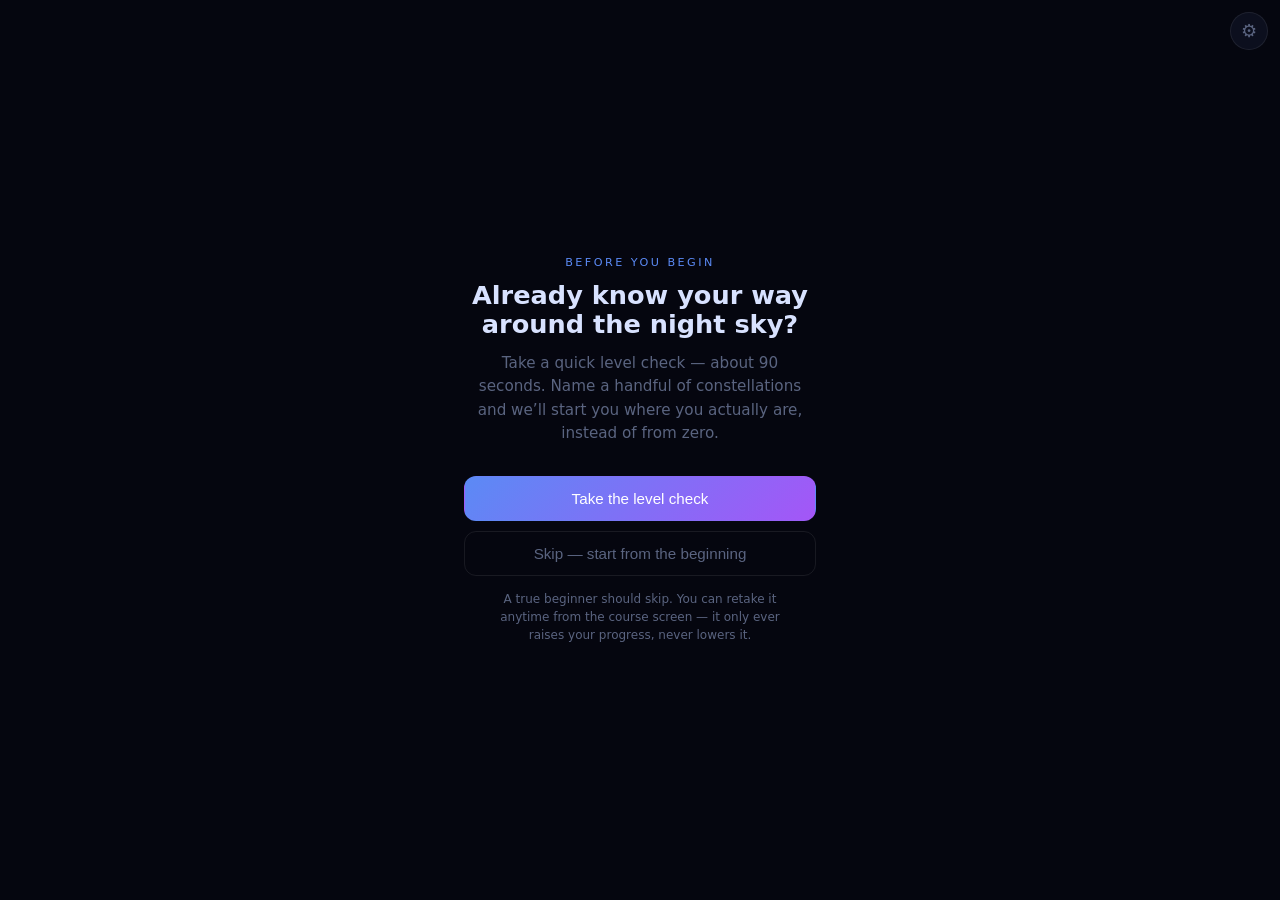
<file: index.html>
<!DOCTYPE html>
<html lang="en">

<head>
  <meta charset="UTF-8">
  <meta name="app-build" content="1786934222691">
  <meta name="viewport" content="width=device-width, initial-scale=1.0, maximum-scale=1.0">
  <title>Sky Trainer</title>
  <link rel="icon" type="image/svg+xml" href="favicon.svg">
  <!-- ?v= on the stylesheets for the same reason as the scripts below: a phone can
       pair a fresh index.html with a cached css/quiz.css, and a rename that moves ids
       and selectors together then renders the page unstyled (#78). bump-stamp.js needs
       no list — it finds versioned files by scanning for ?v=. -->
  <link rel="stylesheet" href="css/base.css?v=347d8a40a95e">
  <link rel="stylesheet" href="css/quiz.css?v=347d8a40a95e">
  <link rel="stylesheet" href="css/components.css?v=347d8a40a95e">
  <link rel="stylesheet" href="css/explore.css?v=347d8a40a95e">
  <link rel="stylesheet" href="css/course.css?v=347d8a40a95e">
  <link rel="stylesheet" href="css/settings.css?v=347d8a40a95e">
  <link rel="stylesheet" href="css/progress.css?v=347d8a40a95e">
  <link rel="stylesheet" href="css/calibration.css?v=347d8a40a95e">
</head>

<body>
  <div id="app">

    <button id="btn-settings" class="gear" aria-label="Settings" title="Settings">⚙</button>

    <div id="screen-start" class="screen active">
      <div class="screen-body">
        <div class="course-header">
          <h1>✦ Sky Trainer</h1>
          <div class="viewer-row">
            <div id="viewer-search">
              <input type="text" id="con-search-input" list="con-search-list" placeholder="Find constellation…" autocomplete="off">
              <datalist id="con-search-list"></datalist>
              <button id="btn-view">View ›</button>
            </div>
            <button id="btn-explore-free">Sky Explorer ›</button>
          </div>
        </div>
        <div id="course-hero">
          <button id="btn-continue">Start Learning ›</button>
          <div id="course-progress-wrap"><div id="course-progress-bar"></div></div>
          <div id="course-progress-label"></div>
          <button id="btn-level-check" class="course-level-check"
                  title="Re-check your level — it only ever raises your progress, never lowers it">Level check</button>
        </div>
        <div class="legend" id="course-legend">
          <span><span class="dot passed"></span> passed</span>
          <span><span class="dot seen"></span> seen, not yet passed</span>
          <span><span class="dot unseen"></span> not seen</span>
        </div>
        <div id="course-map"></div>
        <div style="text-align:center;padding:16px 0 8px">
          <button id="btn-reset-progress" style="font-size:.7rem;padding:4px 10px;border:1px solid #555;background:transparent;color:#666;border-radius:6px;cursor:pointer">⚠ Reset all progress</button>
        </div>
      </div>
    </div>

    <div id="screen-identify" class="screen">
      <div id="identify-hdr">
        <div id="identify-hdr-row">
          <div id="identify-breadcrumb" style="display:none">
            <a href="#" id="identify-breadcrumb-course">Course</a> › <span id="identify-breadcrumb-stage"></span>
          </div>
        </div>
        <div class="hud">
          <span id="hud-progress">1 / 10</span>
          <span class="hud-score" id="hud-score">0 correct</span>
          <button class="btn-quit" id="btn-quit">Quit</button>
        </div>
        <div class="prog-wrap">
          <div class="prog-fill" id="prog-fill" style="width:0%"></div>
        </div>
      </div>
      <div class="screen-body">
        <!-- The picture and the layer toggles are built by createRevealPanel
             (js/reveal-panel.js) into these two hosts. Two hosts because the toggles
             share the question label's grid slot, so revealing an answer shifts
             nothing. The constellation viewer mounts a panel of its own. -->
        <div id="identify-picture"></div>
        <div id="identify-label-area">
          <p class="q-label">What constellation is this?</p>
        </div>
        <div class="ans-grid" id="ans-grid"></div>
        <div id="autocomplete-area" style="display:none">
          <div id="autocomplete-input-row">
            <input type="text" id="identify-autocomplete-input" list="con-search-list"
                   placeholder="Type constellation name…" autocomplete="off">
            <button id="identify-autocomplete-submit">Check</button>
          </div>
          <div id="autocomplete-msg"></div>
        </div>
        <div id="feedback"></div>
      </div>
      <div class="nav-row screen-ftr">
        <button class="btn-prev" id="btn-prev">← Previous</button>
        <button class="btn-next" id="btn-next">Next →</button>
      </div>
    </div>

    <!-- The constellation viewer: its own screen, not the identify screen with its own
         parts hidden (issue #73). Picture and layer toggles are a reveal panel of its own. -->
    <div id="screen-view" class="screen">
      <div id="view-hdr">
        <div id="view-hdr-row">
          <div id="view-breadcrumb">
            <a href="#" id="view-breadcrumb-course">Course</a> › <span id="view-breadcrumb-stage"></span>
          </div>
          <div id="view-picker">
            <input type="text" id="view-picker-input" list="con-search-list" placeholder="Find constellation…" autocomplete="off">
            <button id="view-picker-go">View ›</button>
          </div>
        </div>
      </div>
      <div class="screen-body">
        <div id="view-picture"></div>
        <div id="view-controls"></div>
        <div id="view-caption"></div>
      </div>
    </div>

    <div id="screen-explore" class="screen">
      <div class="explore-hdr" id="explore-free-hdr">
        <nav class="find-breadcrumb">
          <a href="#" id="explore-breadcrumb-course">Course</a> › <span>Sky Explorer</span>
        </nav>
        <div id="explore-search">
          <input type="text" id="explore-search-input" list="explore-con-list" placeholder="Find constellation…" autocomplete="off">
          <datalist id="explore-con-list"></datalist>
          <button id="explore-search-go">Go</button>
        </div>
      </div>
      <div id="find-quiz-hdr" style="display:none">
        <div class="find-breadcrumb" style="padding:2px 0 6px">
          <a href="#" id="breadcrumb-course">Course</a> › <span id="breadcrumb-stage"></span>
        </div>
        <div class="hud">
          <span id="find-hud-progress">1 / 12</span>
          <span class="hud-score" id="find-hud-score">0 correct</span>
          <button class="btn-quit" id="find-btn-quit">Quit</button>
        </div>
        <div class="prog-wrap">
          <div class="prog-fill" id="find-prog-fill" style="width:0%"></div>
        </div>
      </div>
      <div class="screen-body">
        <div class="explore-layers">
          <div class="toggle-group" id="tg-layers"></div>
          <div class="toggle-group" id="tg-labels"></div>
          <div class="toggle-group" id="tg-reference"></div>
        </div>
        <div id="explore-area">
          <div id="explore-wrap">
            <canvas id="explore-gl-canvas"></canvas>
            <canvas id="explore-canvas"></canvas>
            <canvas id="annotation-canvas"></canvas>
          </div>
          <div id="explore-art-credit"></div>
        </div>
        <div class="dial-group">
          <div class="dial-wrap" id="explore-dial"><canvas class="dial-track" id="explore-dial-canvas"></canvas></div>
          <div id="explore-dial-readout" class="angle-readout">Rotate</div>
        </div>
        <div id="explore-readout" style="display:none"></div>
        <div id="explore-quiz-bar" style="display:none">
          <div id="eq-label-area">
            <p class="q-label" id="eq-prompt">Click on: <strong id="eq-target-name"></strong></p>
            <div id="eq-feedback"></div>
          </div>
          <div id="eq-reveal-controls" class="toggle-group" style="display:none"></div>
        </div>
      </div>
      <div class="nav-row screen-ftr" id="find-nav-row" style="display:none">
        <button class="btn-prev" id="find-btn-prev">← Previous</button>
        <button id="find-help-btn" style="display:none">? Help</button>
        <button class="btn-next" id="eq-next">Next →</button>
      </div>
      <div id="find-guide-overlay" style="display:none">
        <div id="fg-info-row">
          <div id="fg-step-row">
            <div id="fg-step-dots"></div>
            <span id="fg-step-count"></span>
          </div>
          <!-- Replaced the moment a guide starts: the exit names where it goes
               (guideExitLabel, issue #66). This is the free-explore wording. -->
          <button id="fg-back-btn">Close guide</button>
        </div>
        <div id="fg-caption-label"></div>
        <p id="fg-caption-text"></p>
        <div id="fg-nav-row">
          <button id="fg-btn-prev">← Previous</button>
          <button id="fg-btn-toggle-diag" style="display:none">Diagrams</button>
          <button id="fg-btn-next">Next →</button>
        </div>
      </div>
    </div>

    <div id="screen-result" class="screen">
      <div class="screen-body">
        <div class="result-wrap">
          <div class="result-num" id="res-score">0 / 0</div>
          <div class="result-sub">constellations identified correctly</div>
          <div class="result-grade" id="res-grade"></div>
          <div class="result-stars" id="res-stars"></div>
        </div>
        <div id="result-progress"></div>
        <div id="result-btns" style="display:flex;flex-direction:column;align-items:center;gap:12px"></div>
      </div>
    </div>

    <div id="screen-settings" class="screen">
      <div class="screen-body">
        <nav class="find-breadcrumb">
          <a href="#" id="settings-breadcrumb-course">Course</a> › <span>Settings</span>
        </nav>
        <div id="settings-list"></div>
      </div>
    </div>

    <div id="screen-calibration" class="screen">
      <div class="screen-body">

        <section id="cal-offer" class="cal-panel active">
          <p class="cal-eyebrow">Before you begin</p>
          <h1 class="cal-h1">Already know your way around the night sky?</h1>
          <p class="cal-lede">Take a quick level check — about 90 seconds. Name a handful of constellations and we’ll start you where you actually are, instead of from zero.</p>
          <div class="cal-btn-row">
            <button id="cal-begin" class="cal-btn cal-btn-primary">Take the level check</button>
            <button id="cal-skip" class="cal-btn cal-btn-ghost">Skip — start from the beginning</button>
          </div>
          <p class="cal-micro">A true beginner should skip. You can retake it anytime from the course screen — it only ever raises your progress, never lowers it.</p>
        </section>

        <section id="cal-payoff" class="cal-panel">
          <p class="cal-eyebrow">Your level check</p>
          <h2 class="cal-h2" id="cal-res-head">Placing you…</h2>
          <p class="cal-unlock" id="cal-res-unlock"></p>
          <p class="cal-band" id="cal-res-band"></p>
          <div id="cal-grid" class="cal-grid"></div>
          <div class="cal-btn-row">
            <button id="cal-start-lesson" class="cal-btn cal-btn-primary">Start my first lesson</button>
            <button id="cal-retake" class="cal-btn cal-btn-ghost">Retake the level check</button>
          </div>
        </section>

      </div>
    </div>

  </div>

  <div id="con-modal" class="modal-overlay" style="display:none">
    <div class="modal-card">
      <button class="modal-close" id="modal-close">✕</button>
      <div class="modal-head">
        <span class="modal-glyph" id="modal-glyph"></span>
        <h2 class="modal-title" id="modal-title"></h2>
      </div>
      <p class="modal-body" id="modal-body"></p>
      <div class="modal-actions">
        <a class="modal-guide-link" id="modal-guide-link" href="#">Finding guide →</a>
        <button class="modal-explore-btn" id="modal-explore-btn">View in Explorer →</button>
      </div>
    </div>
  </div>

  <!-- ?v= on every one of these, bumped together. Without it a phone can hold
       any mix of old and new: a browser was found running js/projection.js from
       before commit 14d37a2 — makeCamera present, displayScale and sizeCanvas
       missing from the same file — which would silently invalidate any
       measurement taken on it. Bump the number when app JS changes. -->
  <script src="js/cache-stamp.js?v=347d8a40a95e"></script>
  <script src="js/data.js?v=347d8a40a95e"></script>
  <!-- The learner's record, before anything that reads it: calibration seeds it,
       course.js and quiz.js read and write it, calibration-ui.js asks if it is empty. -->
  <script src="js/exposure.js?v=347d8a40a95e"></script>
  <script src="js/lesson.js?v=347d8a40a95e"></script>
  <script src="js/calibration.js?v=347d8a40a95e"></script>
  <script src="js/stellarium-data.js?v=347d8a40a95e"></script>
  <script src="js/ford-data.js?v=347d8a40a95e"></script>
  <script src="js/rey-data.js?v=347d8a40a95e"></script>
  <script src="js/diagram-sources.js?v=347d8a40a95e"></script>
  <script src="js/draw-phases.js?v=347d8a40a95e"></script>
  <script src="js/render-scheduler.js?v=347d8a40a95e"></script>
  <script src="js/projection.js?v=347d8a40a95e"></script>
  <script src="js/reveal.js?v=347d8a40a95e"></script>
  <script src="js/render.js?v=347d8a40a95e"></script>
  <script src="js/reveal-panel.js?v=347d8a40a95e"></script>
  <script src="js/viewer.js?v=347d8a40a95e"></script>
  <script src="js/lesson-session.js?v=347d8a40a95e"></script>
  <script src="js/quiz.js?v=347d8a40a95e"></script>
  <script src="js/explore-gl.js?v=347d8a40a95e"></script>
  <script src="js/components.js?v=347d8a40a95e"></script>
  <script src="js/explore.js?v=347d8a40a95e"></script>
  <script src="js/step-display.js?v=347d8a40a95e"></script>
  <script src="js/guide-renderer.js?v=347d8a40a95e"></script>
  <script src="js/guide-exit-label.js?v=347d8a40a95e"></script>
  <!-- After step-display.js (the schema gate reads _SD_LAYERS from it) and after
       guide-renderer.js (the roll uses guideNorthUpR); before find-guide.js, its caller. -->
  <script src="js/guide-source.js?v=347d8a40a95e"></script>
  <script src="js/find-guide.js?v=347d8a40a95e"></script>
  <script src="js/course.js?v=347d8a40a95e"></script>
  <script src="js/progress-grid.js?v=347d8a40a95e"></script>
  <script src="js/calibration-ui.js?v=347d8a40a95e"></script>
  <script src="js/settings.js?v=347d8a40a95e"></script>
  <script src="js/screens.js?v=347d8a40a95e"></script>
  <script src="js/main.js?v=347d8a40a95e"></script>
  <!-- Perf bisect rung 11: only loaded with ?perf=1, so normal runs pay nothing. -->
  <script>
    if (/[?&]perf=1/.test(location.search)) {
      document.write('<script src="perf/harness.js?v=347d8a40a95e"><\/script>');
      document.write('<script src="perf/bisect.js?v=347d8a40a95e"><\/script>');
      document.write('<script src="perf/app-probe.js?v=347d8a40a95e"><\/script>');
      document.write('<script src="perf/draw-probe.js?v=347d8a40a95e"><\/script>');
    }
  </script>
</body>
</html>
</file>
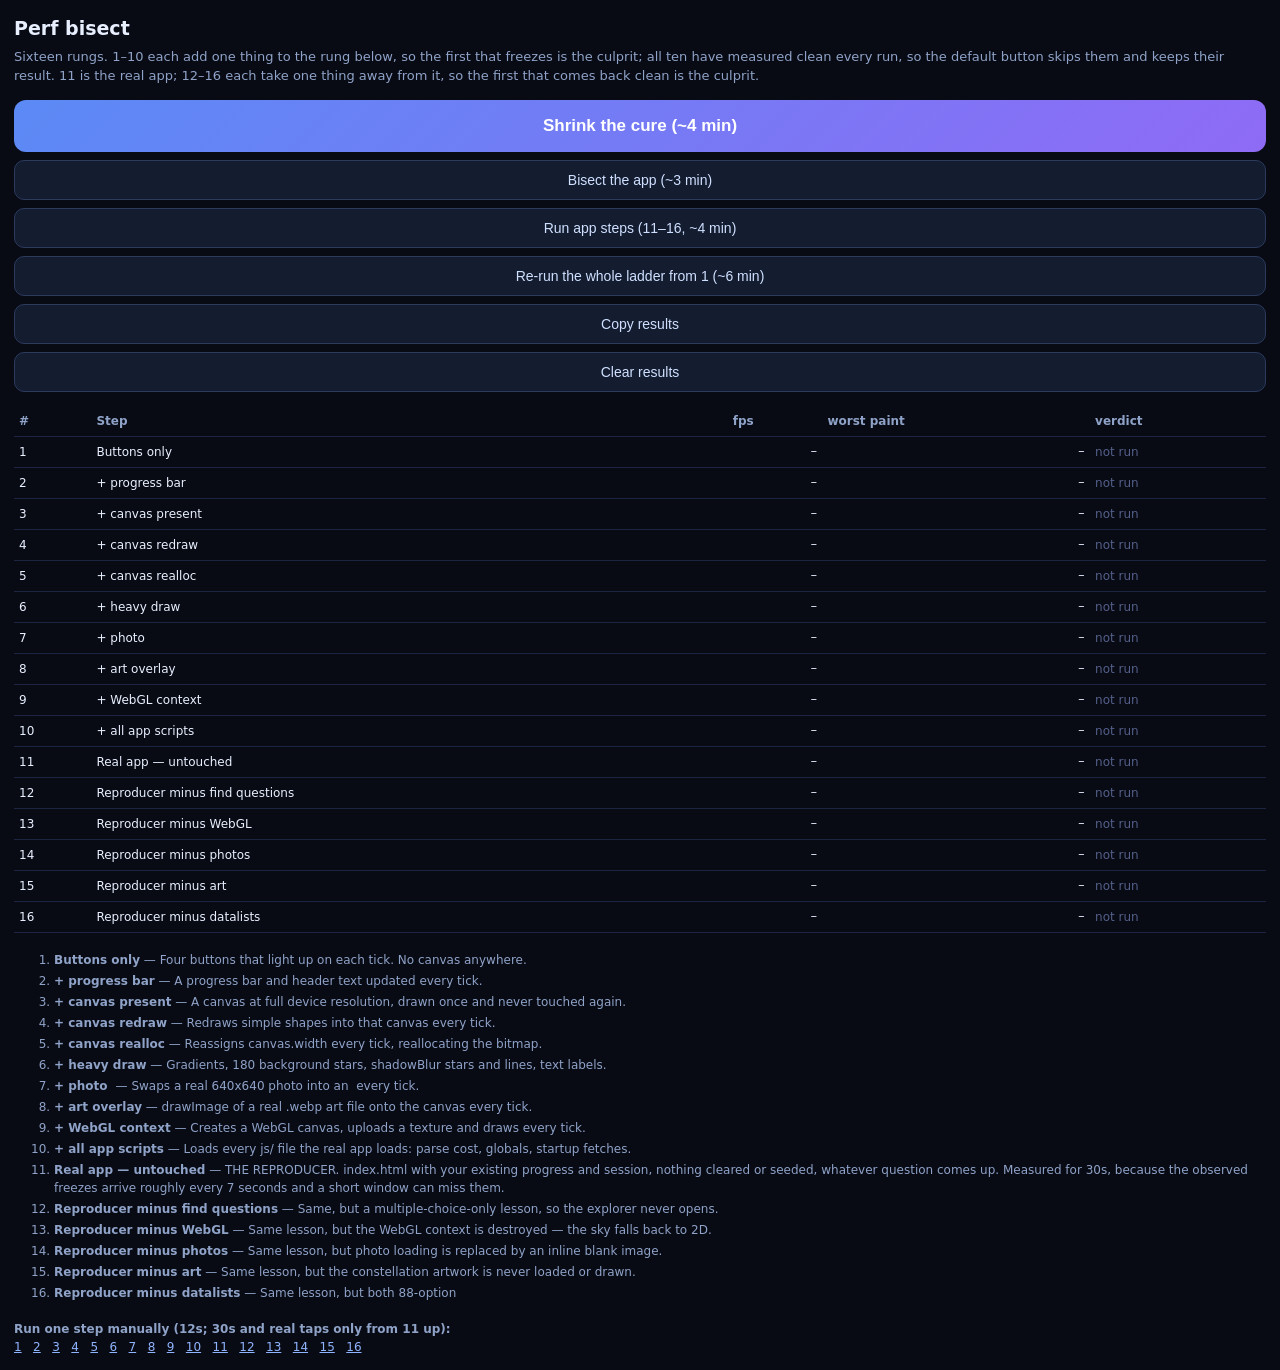
<file: perf/index.html>
<!DOCTYPE html>
<html lang="en">
<head>
<meta charset="utf-8">
<meta name="app-build" content="1786934222691">
<meta name="viewport" content="width=device-width, initial-scale=1.0, maximum-scale=1.0">
<!-- GitHub Pages serves HTML with a ten-minute cache, so a phone kept running a
     stale copy of this page — and a stale page names stale script versions, which
     defeats the ?v= trick entirely. That cost two rounds of "the button does
     nothing". A measurement tool is worth re-fetching every time. -->
<meta http-equiv="Cache-Control" content="no-cache, no-store, must-revalidate">
<meta http-equiv="Pragma" content="no-cache">
<meta http-equiv="Expires" content="0">
<title>Sky Trainer — perf bisect</title>
<style>
  :root { color-scheme: dark; }
  body { margin:0; padding:14px; background:#080a14; color:#e8f0ff;
    font:15px/1.5 system-ui,-apple-system,sans-serif; }
  h1 { font-size:19px; margin:0 0 4px; }
  p.lede { color:#8fa3c8; font-size:13px; margin:0 0 14px; }
  button.go { display:block; width:100%; padding:16px; font-size:17px; font-weight:600;
    background:linear-gradient(135deg,#5b8af5,#8f6bf5); color:#fff; border:0; border-radius:12px; }
  button.alt { display:block; width:100%; padding:11px; font-size:14px; margin-top:8px;
    background:#141c30; color:#cfe0ff; border:1px solid #2c3a5e; border-radius:10px; }
  #verdict, #banner, #bisect-out { margin:16px 0; padding:13px; border-radius:10px; display:none; }
  #bisect-out { background:#111a2e; border:1px solid #2c3a5e; }
  #bisect-out h2 { margin:0 0 6px; font-size:16px; }
  #bisect-out p { margin:4px 0; font-size:13px; color:#8fa3c8; }
  #verdict.found, #banner.found { background:#3a1520; border:1px solid #f55b7a; }
  #verdict.clean { background:#12301c; border:1px solid #4bd07a; }
  #verdict h2, #banner h2 { margin:0 0 6px; font-size:16px; }
  #verdict p, #banner p { margin:4px 0; font-size:13px; }
  table { width:100%; border-collapse:collapse; margin-top:14px; font-size:12px; }
  th, td { text-align:left; padding:6px 5px; border-bottom:1px solid #1b2540; }
  th { color:#8fa3c8; font-weight:600; }
  td.n { text-align:right; font-family:ui-monospace,Menlo,monospace; }
  tr.bad td { background:rgba(245,91,122,.12); }
  tr.bad td:first-child { box-shadow:inset 3px 0 0 #f55b7a; }
  .ok { color:#4bd07a; } .bad { color:#f55b7a; } .pending { color:#54608a; } .warn { color:#f5c65b; }
  .steps { margin-top:18px; font-size:12px; color:#8fa3c8; }
  .steps li { margin:3px 0; }
  code { background:#141c30; padding:1px 4px; border-radius:4px; font-size:11px; }
</style>
</head>
<body>
  <h1>Perf bisect</h1>
  <p class="lede">Sixteen rungs. 1–10 each add one thing to the rung below, so the first
    that freezes is the culprit; all ten have measured clean every run, so the default
    button skips them and keeps their result. 11 is the real app; 12–16 each take one
    thing away from it, so the first that comes back clean is the culprit.</p>

  <button class="go" id="ddmin">Shrink the cure (~4 min)</button>
  <button class="alt" id="bisect">Bisect the app (~3 min)</button>
  <button class="alt" id="run-app">Run app steps (11–16, ~4 min)</button>
  <button class="alt" id="run">Re-run the whole ladder from 1 (~6 min)</button>
  <button class="alt" id="copy">Copy results</button>
  <button class="alt" id="clear">Clear results</button>

  <div id="banner"></div>
  <div id="bisect-out"></div>
  <div id="verdict"></div>
  <table id="results"><thead><tr>
    <th>#</th><th>Step</th><th class="n">fps</th><th class="n">worst paint</th><th>verdict</th>
  </tr></thead><tbody></tbody></table>

  <ol class="steps" id="ladder"></ol>

<!-- The ?v= is load-bearing: iOS Safari served a cached harness.js against a
     fresh index.html, so Perf.clearFrom did not exist and the run button threw
     and did nothing. Bump it whenever harness.js changes shape. -->
<script src="harness.js?v=347d8a40a95e"></script>
<script src="bisect.js?v=347d8a40a95e"></script>
<script>
(function () {
  var tbody = document.querySelector('#results tbody');
  var verdictEl = document.getElementById('verdict');

  document.getElementById('ladder').innerHTML = Perf.STEPS.map(function (s) {
    return '<li><b>' + s.name + '</b> — ' + s.adds + '</li>';
  }).join('');

  function render() {
    var all = Perf.load();
    var active = Perf.loadActive ? Perf.loadActive() : null;
    // The newest run stamp present. Anything older is left over from a previous
    // run and says so, rather than passing itself off as part of this one.
    var newestRun = 0;
    Perf.STEPS.forEach(function (s) {
      var r = all[s.id];
      if (r && r.run > newestRun) newestRun = r.run;
    });

    tbody.innerHTML = Perf.STEPS.map(function (s) {
      var r = all[s.id];
      var cls = r && r.stalled ? ' class="bad"' : '';
      var stale = r && newestRun && r.run !== newestRun
        ? ' <span class="pending">(earlier run)</span>' : '';
      var cell = !r ? '<span class="pending">not run</span>'
        : r.noData ? '<span class="warn">no data — hidden</span>'
        : r.partial
          ? '<span class="warn">interrupted at ' + r.elapsedSec + 's</span>' +
            (r.stalled ? ' <span class="bad">' + r.verdict + '</span>' : '')
        : (r.stalled ? '<span class="bad">' + r.verdict + '</span>' : '<span class="ok">OK</span>');
      cell += stale;
      return '<tr' + cls + '><td>' + s.id + '</td><td>' + s.name + '</td>' +
        '<td class="n">' + (r ? r.fps : '–') + '</td>' +
        '<td class="n">' + (r ? (r.worstPaintMs / 1000).toFixed(1) + 's' : '–') + '</td>' +
        '<td>' + cell + '</td></tr>';
    }).join('');

    // ── The bisect's own readout ───────────────────────────────────────────────
  // Each line is one real-app run: which features were off, and whether it
  // stalled. The halving is only trustworthy if you can see the steps it took.
  function renderBisect() {
    var host = document.getElementById('bisect-out');
    var st = PerfBisect.loadState();
    if (!st) { host.style.display = 'none'; return; }
    host.style.display = 'block';

    var rows = st.history.map(function (h, i) {
      return '<tr><td class="n">' + (i + 1) + '</td>' +
        '<td>' + (h.kills.length ? h.kills.join(', ') : '<i>nothing off</i>') + '</td>' +
        '<td class="n">' + h.fps + '</td>' +
        '<td class="n">' + (h.worstPaintMs / 1000).toFixed(1) + 's</td>' +
        '<td>' + (h.noData ? '<span class="warn">no data</span>'
          : h.stalled ? '<span class="bad">STALLED</span>' + (h.threadBlocked ? ' [blocked]' : '')
          : '<span class="ok">clean</span>') + '</td></tr>';
    }).join('');

    var head = '<h2>Feature bisect</h2>';
    if (st.done && st.minimal) {
      head = '<h2>Minimal set: ' + st.minimal.join(' + ') + '</h2>' +
        '<p>Switch all of these off and the app runs clean. Put any single one ' +
        'back and the stall returns — so no one feature is the cause; their ' +
        'combined cost is.</p>';
    } else if (st.done && st.answer) {
      var k = PerfBisect.KILLS.filter(function (x) { return x.id === st.answer; })[0];
      head = '<h2>Culprit: ' + st.answer + '</h2><p>' + (k ? k.what : '') + '</p>' +
        '<p>The real app stalls with this feature on, and runs clean with only this ' +
        'one switched off. Everything else stayed exactly as it was.</p>';
    } else if (st.done && st.aborted) {
      head = '<h2>Bisect stopped</h2><p>' + (st.note || '') + '</p>';
    } else if (st.done) {
      head = '<h2>No single feature accounts for it</h2><p>' + (st.note || '') +
        '</p><p>Two features together, or something no flag switches off. The ' +
        'run log below shows which halves stalled.</p>';
    } else {
      head = '<h2>Bisect in progress</h2><p>' + st.candidates.length +
        ' feature(s) still in play after ' + st.history.length + ' run(s).</p>';
    }

    host.innerHTML = head +
      '<table><thead><tr><th>#</th><th>switched off</th><th class="n">fps</th>' +
      '<th class="n">worst paint</th><th>result</th></tr></thead><tbody>' +
      rows + '</tbody></table>';
  }

  // A run that never reached its last rung leaves its marker behind. Say so,
    // and offer to pick up where it stopped rather than paying for the rungs
    // that already reported.
    var bannerEl = document.getElementById('banner');
    if (active) {
      var mins = Math.round((Date.now() - active.at) / 60000);
      bannerEl.style.display = 'block';
      bannerEl.className = 'found';
      bannerEl.innerHTML = '<h2>A run stopped at rung ' + active.rung + '</h2>' +
        '<p>Last measured ' + (mins < 1 ? 'less than a minute' : mins + ' minute(s)') +
        ' ago — the screen probably slept or Safari dropped the tab. Whatever that ' +
        'rung had seen up to that moment is in the table below.</p>' +
        '<button class="alt" id="resume">Resume at rung ' + active.rung + '</button>' +
        '<button class="alt" id="dismiss">Dismiss</button>';
      document.getElementById('resume').addEventListener('click', function () {
        Perf.startRun(active.rung);
        location.href = Perf.stepUrl(active.rung, true);
      });
      document.getElementById('dismiss').addEventListener('click', function () {
        Perf.endRun(); render();
      });
    } else {
      bannerEl.style.display = 'none';
    }

    // The verdict: the first rung that stalled is what introduced the problem.
    var firstBad = null;
    for (var i = 0; i < Perf.STEPS.length; i++) {
      var r = all[Perf.STEPS[i].id];
      if (r && r.stalled) { firstBad = Perf.STEPS[i]; break; }
    }
    var ranAny = Object.keys(all).length > 0;
    var ranAll = Object.keys(all).length >= Perf.STEPS.length;
    var noData = Perf.STEPS.filter(function (s) { return all[s.id] && all[s.id].noData; });

    if (!firstBad && noData.length) {
      verdictEl.style.display = 'block';
      verdictEl.className = 'found';
      verdictEl.innerHTML = '<h2>' + noData.length + ' step(s) recorded no data</h2>' +
        '<p>The page was hidden or the screen slept while measuring, so those rungs ' +
        'prove nothing. Keep the phone awake and this page in front, then run again.</p>';
      return;
    }

    if (!ranAny) { verdictEl.style.display = 'none'; return; }
    verdictEl.style.display = 'block';

    // Rungs 1-11 add; the first that stalls is the culprit. Rungs 12+ subtract
    // from the real app; the first that comes back CLEAN is the culprit.
    var adds = Perf.STEPS.filter(function (s) { return s.kind !== 'remove'; });
    var removes = Perf.STEPS.filter(function (s) { return s.kind === 'remove'; });
    var reproducer = adds[adds.length - 1];          // the top rung: the known-stalling case

    var addBad = null;
    for (var a = 0; a < adds.length; a++) {
      var ra = all[adds[a].id];
      if (ra && ra.stalled) { addBad = adds[a]; break; }
    }
    if (addBad && addBad.id === reproducer.id) {
      var cleanRemoval = null;
      for (var b = 0; b < removes.length; b++) {
        var rb = all[removes[b].id];
        if (rb && !rb.stalled && !rb.noData) { cleanRemoval = removes[b]; break; }
      }
      verdictEl.style.display = 'block';
      verdictEl.className = 'found';
      if (cleanRemoval) {
        verdictEl.innerHTML = '<h2>Culprit: ' +
          cleanRemoval.name.replace('Reproducer minus ', '') + '</h2>' +
          '<p>The reproducer stalls. With this one thing removed — and nothing else ' +
          'changed — it runs clean. That is the cause.</p><p>' + cleanRemoval.adds + '</p>';
      } else {
        var rr = all[reproducer.id];
        var ranRemovals = removes.filter(function (s) { return all[s.id]; }).length;
        verdictEl.innerHTML = '<h2>The reproducer stalls; the primitives do not</h2>' +
          '<p>Every rung below it ran clean, so it is not canvas allocation, draw cost, ' +
          'photos, art, WebGL or script weight <i>on their own</i>. The real app froze: ' +
          'worst paint <b>' + (rr ? (rr.worstPaintMs / 1000).toFixed(1) : '?') + 's</b>, ' +
          'fps <b>' + (rr ? rr.fps : '?') + '</b>.</p>' +
          (ranRemovals === removes.length
            ? '<p><b>And every subtraction still stalled</b> — so no single subsystem is ' +
              'responsible on its own. The next rungs must remove combinations.</p>'
            : '<p>' + (removes.length - ranRemovals) + ' subtraction rung(s) still to run.</p>');
      }
      return;
    }

    if (firstBad) {
      var r2 = all[firstBad.id];
      verdictEl.className = 'found';
      verdictEl.innerHTML = '<h2>Culprit: step ' + firstBad.id + ' — ' + firstBad.name + '</h2>' +
        '<p>' + firstBad.adds + '</p>' +
        '<p>Everything below it ran clean. This step is what introduced the freeze: ' +
        'worst paint <b>' + (r2.worstPaintMs / 1000).toFixed(1) + 's</b>, ' +
        'fps <b>' + r2.fps + '</b> (expected ~60), ' +
        (r2.threadBlocked
          ? 'and the <b>main thread was blocked</b> — so it is our JavaScript.'
          : 'while the <b>main thread stayed free</b> — so the screen simply was not being presented.') +
        '</p>';
    } else if (ranAll) {
      verdictEl.className = 'clean';
      verdictEl.innerHTML = '<h2>No step stalled</h2>' +
        '<p>Every rung including the real app ran clean. Either the problem needs real ' +
        'finger taps rather than the automatic ticker, or it needs a cold start. Run it ' +
        'again straight after force-quitting Safari, and use <b>Run one step manually</b> ' +
        'on the real app to tap it yourself.</p>';
    } else {
      verdictEl.className = 'clean';
      verdictEl.innerHTML = '<h2>Partial run</h2><p>' + Object.keys(all).length + ' of ' +
        Perf.STEPS.length + ' steps recorded. Run all steps for a verdict.</p>';
    }
  }

  // Neither run button clears anything. Clearing first meant a run that died
  // mid-rung destroyed the previous run's data and wrote none of its own — which
  // is exactly what happened on 2026-08-14, losing rungs the user had watched
  // choke. Each rung overwrites its own row as it completes, and rows carry the
  // run that produced them so anything left over from an older run is labelled.
  // The eight rendering features measured CLEAN together at 60fps on 2026-08-14
  // while every one of them alone still stalled, so this starts from a cure that
  // is known to work and shrinks it, rather than hunting a culprit that the
  // evidence says does not exist.
  document.getElementById('ddmin').addEventListener('click', function () {
    location.href = PerfBisect.startDdmin(
      ['gl', 'explore', 'explorephoto', 'guide', 'quizdraw', 'bg', 'stars', 'labels']);
  });
  document.getElementById('bisect').addEventListener('click', function () {
    location.href = PerfBisect.start();
  });
  document.getElementById('run').addEventListener('click', function () {
    Perf.startRun(1);
    location.href = Perf.stepUrl(1, true);
  });
  // The synthetic rungs 1-10 have measured clean on every run and cost about two
  // minutes to re-prove. This starts at the reproducer and keeps that baseline.
  document.getElementById('run-app').addEventListener('click', function () {
    // Degrade rather than die if an old harness.js is cached: a throw here left
    // the button doing nothing at all, which reads as a broken page.
    var first = Perf.FIRST_APP_STEP || 11;
    if (Perf.startRun) Perf.startRun(first);
    location.href = Perf.stepUrl(first, true);
  });
  document.getElementById('clear').addEventListener('click', function () {
    Perf.clearAll(); render();
  });

  // Getting the table off the phone was the slowest part of the loop — the
  // alternative is retyping sixteen rows or airdropping a screenshot. One tap
  // puts every number on the clipboard, including the ones the table does not
  // show (worst frame, worst timer, taps, ticks), which are what actually
  // distinguish a blocked thread from a starved one.
  function resultsText() {
    var all = Perf.load();
    var lines = ['rung | fps | worstPaint | worstFrame | worstTimer | frames | taps | ticks | verdict'];
    Perf.STEPS.forEach(function (s) {
      var r = all[s.id];
      if (!r) { lines.push(s.id + ' | ' + s.name + ' | NOT RUN'); return; }
      lines.push([s.id + ' ' + s.name, r.fps, r.worstPaintMs + 'ms', r.worstFrameMs + 'ms',
        r.worstTimerMs + 'ms', r.frames + '/' + r.framesExpected, r.taps, r.ticks,
        (r.noData ? 'NO DATA (hidden)' : r.verdict) +
        (r.starved ? ' [starved]' : '') + (r.threadBlocked ? ' [blocked]' : '')
      ].join(' | '));
    });
    // The bisect's runs live in their own state, not in STEPS, so walking the
    // ladder alone silently omitted them — the user copied a table and got the
    // PREVIOUS experiment's results with no sign the bisect had happened.
    var st = PerfBisect.loadState && PerfBisect.loadState();
    if (st) {
      lines.push('');
      lines.push('--- feature bisect ---');
      if (st.done && st.answer) lines.push('CULPRIT: ' + st.answer);
      else if (st.done) lines.push('NO SINGLE FEATURE: ' + (st.note || ''));
      else lines.push('IN PROGRESS: ' + st.candidates.length + ' feature(s) still in play');
      lines.push('run | switched off | fps | worstPaint | worstTimer | result');
      st.history.forEach(function (h, i) {
        lines.push([i + 1, (h.kills.join(',') || 'nothing'), h.fps, h.worstPaintMs + 'ms',
          h.worstTimerMs + 'ms',
          (h.noData ? 'NO DATA' : h.stalled ? 'STALLED' : 'clean') +
          (h.threadBlocked ? ' [blocked]' : '')].join(' | '));
      });
    }

    lines.push('ua: ' + navigator.userAgent);
    return lines.join('\n');
  }
  // Exposed so the same text can be pulled over the WebKit debug proxy when the
  // clipboard is not an option (see handoff section 9).
  window.perfResultsText = resultsText;

  document.getElementById('copy').addEventListener('click', function () {
    var btn = this;
    var text = resultsText();
    var done = function (ok) { btn.textContent = ok ? 'Copied — paste it to Claude' : 'Copy failed'; };
    if (navigator.clipboard && navigator.clipboard.writeText) {
      navigator.clipboard.writeText(text).then(function () { done(true); }, function () { done(false); });
      return;
    }
    // Older iOS Safari: no async clipboard outside a secure/permitted context.
    var ta = document.createElement('textarea');
    ta.value = text;
    ta.style.cssText = 'position:fixed;top:0;left:0;opacity:0';
    document.body.appendChild(ta);
    ta.select();
    ta.setSelectionRange(0, text.length);
    var ok = false;
    try { ok = document.execCommand('copy'); } catch (e) {}
    document.body.removeChild(ta);
    done(ok);
  });

  // Manual links, one per step, for tapping a single rung by hand.
  var manual = document.createElement('div');
  manual.className = 'steps';
  manual.innerHTML = '<b>Run one step manually (12s; 30s and real taps only from 11 up):</b><br>' +
    Perf.STEPS.map(function (s) {
      return '<a href="' + Perf.stepUrl(s.id, false) + '" style="color:#8fb4ff">' + s.id + '</a>';
    }).join(' &nbsp; ');
  document.body.appendChild(manual);

  render();
  renderBisect();
})();
</script>
</body>
</html>
</file>
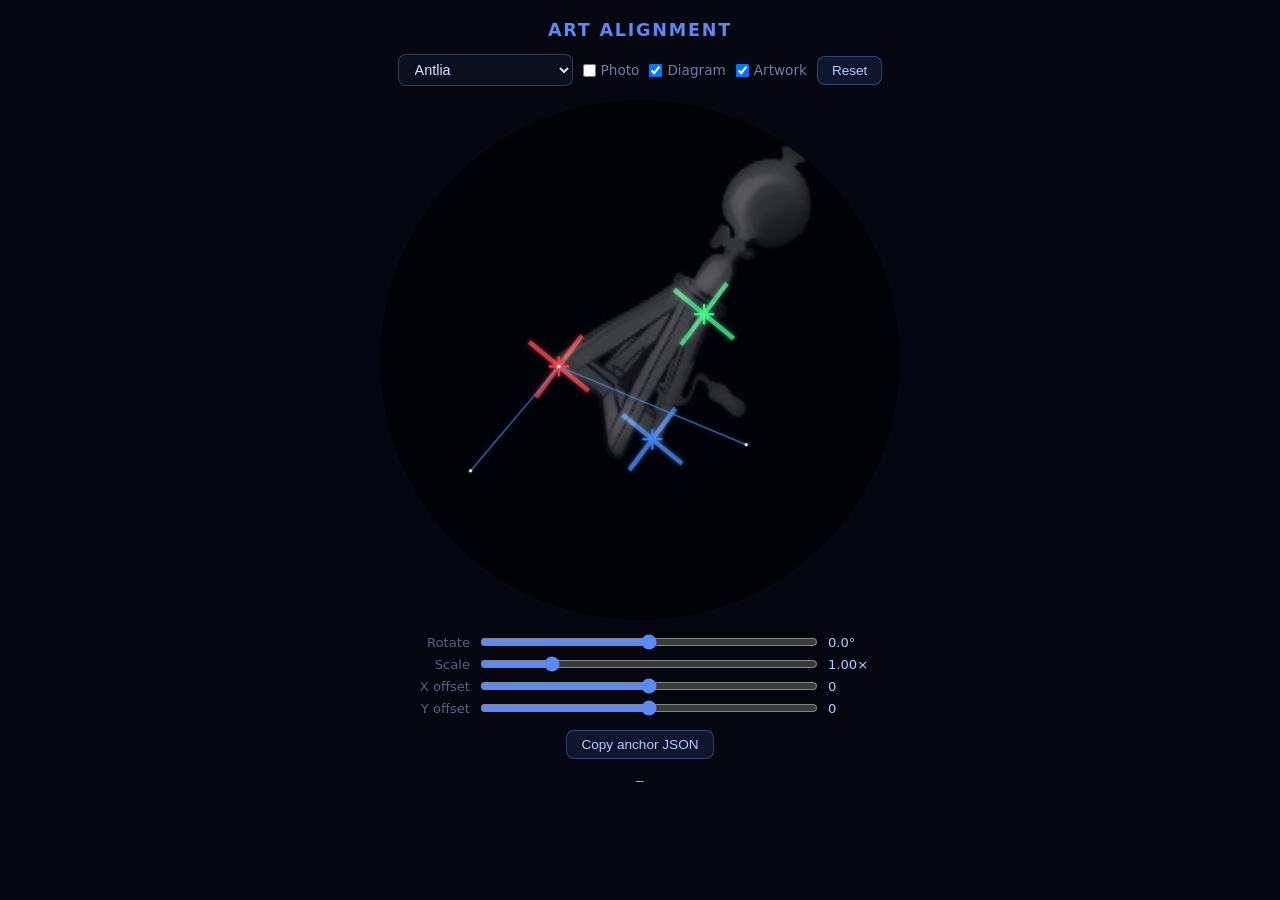
<file: align-art.html>
<!DOCTYPE html>
<html lang="en">
<head>
<meta charset="UTF-8">
<title>Art Alignment</title>
<style>
* { margin: 0; padding: 0; box-sizing: border-box }
body {
  background: #05060f; color: #d8e2ff;
  font: 14px system-ui, sans-serif;
  display: flex; flex-direction: column; align-items: center;
  min-height: 100vh; padding: 20px; gap: 14px;
}
h1 { font-size: 1.1rem; color: #5b8af5; letter-spacing: .1em; text-transform: uppercase }
#top { display: flex; align-items: center; gap: 10px; flex-wrap: wrap; justify-content: center }
select {
  background: #0c0f1e; color: #d8e2ff;
  border: 1px solid rgba(255,255,255,.18);
  border-radius: 8px; padding: 6px 12px; font-size: .9rem; cursor: pointer;
}
#canvas-wrap {
  width: 520px; height: 520px;
  border-radius: 50%;
  overflow: hidden;
}
canvas { display: block }
#controls {
  width: 520px; max-width: 100%;
  display: grid; grid-template-columns: 90px 1fr 72px;
  gap: 6px 10px; align-items: center;
}
.lbl { text-align: right; color: #5a6480; font-size: .82rem }
input[type=range] { width: 100%; accent-color: #5b8af5 }
.val { font-size: .82rem; color: #b0ccff; font-variant-numeric: tabular-nums }
button {
  background: rgba(91,138,245,.12); border: 1px solid rgba(91,138,245,.4);
  color: #b0ccff; border-radius: 8px; padding: 6px 14px;
  cursor: pointer; font-size: .85rem;
}
button:hover { background: rgba(91,138,245,.28) }
#output { font-size: .82rem; color: #6f8; font-family: monospace; letter-spacing: .04em; min-height: 1.2em; max-width: 520px; word-break: break-all; }
label { display: flex; align-items: center; gap: 5px; cursor: pointer; font-size: .85rem; color: #7080a0 }
label:hover { color: #b0ccff }
</style>
</head>
<body>
<h1>Art Alignment</h1>
<div id="top">
  <select id="con-sel"></select>
  <label><input type="checkbox" id="chk-photo"> Photo</label>
  <label><input type="checkbox" id="chk-diagram" checked> Diagram</label>
  <label><input type="checkbox" id="chk-art" checked> Artwork</label>
  <button id="btn-reset">Reset</button>
</div>
<div id="canvas-wrap">
  <canvas id="canvas" width="520" height="520"></canvas>
</div>
<div id="controls">
  <span class="lbl">Rotate</span>
  <input type="range" id="sl-rotate" min="-180" max="180" value="0" step="0.5">
  <span class="val" id="vl-rotate">0.0°</span>

  <span class="lbl">Scale</span>
  <input type="range" id="sl-scale" min="25" max="400" value="100" step="1">
  <span class="val" id="vl-scale">1.00×</span>

  <span class="lbl">X offset</span>
  <input type="range" id="sl-dx" min="-260" max="260" value="0" step="1">
  <span class="val" id="vl-dx">0</span>

  <span class="lbl">Y offset</span>
  <input type="range" id="sl-dy" min="-260" max="260" value="0" step="1">
  <span class="val" id="vl-dy">0</span>
</div>
<button id="btn-copy">Copy anchor JSON</button>
<div id="output">—</div>

<script src="js/data.js"></script>
<script src="js/projection.js"></script>
<script>
const W = 520, H = 520;
const canvas = document.getElementById('canvas');
const ctx = canvas.getContext('2d');
const photoCache = {};
const artCache = {};
let currentCon = null;
let photoImg = null;

const ANCHOR_COLORS = ['#ff4040', '#40ff80', '#4080ff'];

function drawCross(x, y, size, color, style) {
  ctx.save();
  ctx.strokeStyle = color; ctx.lineWidth = 2;
  ctx.shadowColor = color; ctx.shadowBlur = 4;
  ctx.beginPath();
  if (style === 'x') {
    ctx.moveTo(x - size, y - size); ctx.lineTo(x + size, y + size);
    ctx.moveTo(x + size, y - size); ctx.lineTo(x - size, y + size);
  } else {
    ctx.moveTo(x - size, y); ctx.lineTo(x + size, y);
    ctx.moveTo(x, y - size); ctx.lineTo(x, y + size);
  }
  ctx.stroke();
  ctx.restore();
}

function getTweak() {
  return {
    rotate: parseFloat(document.getElementById('sl-rotate').value) * Math.PI / 180,
    scale:  parseFloat(document.getElementById('sl-scale').value) / 100,
    dx:     parseFloat(document.getElementById('sl-dx').value),
    dy:     parseFloat(document.getElementById('sl-dy').value),
  };
}

function applyTweak(pts, tweak) {
  const cx = pts.reduce((s, p) => s + p[0], 0) / pts.length;
  const cy = pts.reduce((s, p) => s + p[1], 0) / pts.length;
  const cos = Math.cos(tweak.rotate), sin = Math.sin(tweak.rotate);
  return pts.map(([x, y]) => {
    const rx = x - cx, ry = y - cy;
    return [
      cx + (rx * cos - ry * sin) * tweak.scale + tweak.dx,
      cy + (rx * sin + ry * cos) * tweak.scale + tweak.dy,
    ];
  });
}

function loadArt(con, callback) {
  const src = artSrc(con.abbr);
  const art = ART[src];
  if (!art) return;
  if (artCache[src] instanceof HTMLImageElement) { callback(artCache[src]); return; }
  if (artCache[src] === 'loading' || artCache[src] === 'error') return;
  artCache[src] = 'loading';
  const img = new Image();
  img.onload = () => { artCache[src] = img; callback(img); };
  img.onerror = () => { artCache[src] = 'error'; };
  img.src = art.url;
}

function drawArt(con) {
  const src = artSrc(con.abbr);
  const art = ART[src];
  if (!art) return;
  const img = artCache[src];
  if (!(img instanceof HTMLImageElement)) return;
  const canvasPts = projectStarsTAN(art.anchors.map(a => [a.ra, a.dec, 0]), con, W, H);
  const iw = img.naturalWidth, ih = img.naturalHeight;
  const imgPts = art.anchors.map(a => [a.px * iw, a.py * ih]);
  const naturalDst = canvasPts.map(p => [p.x, p.y]);
  const tweakedDst = applyTweak(naturalDst, getTweak());
  const xform = solveAffine(imgPts, tweakedDst);
  ctx.save();
  ctx.setTransform(...xform);
  ctx.globalAlpha = 0.60;
  ctx.globalCompositeOperation = 'screen';
  ctx.drawImage(img, 0, 0, iw, ih);
  // X markers at anchor image positions (move with the art)
  imgPts.forEach(([px, py], i) =>
    drawCross(px, py, 12, ANCHOR_COLORS[i % ANCHOR_COLORS.length], 'x'));
  ctx.restore();
  // + markers at original sky positions (fixed)
  naturalDst.forEach(([x, y], i) =>
    drawCross(x, y, 10, ANCHOR_COLORS[i % ANCHOR_COLORS.length], '+'));
}

const sorted = [...C].sort((a, b) => a.name.localeCompare(b.name));
const sel = document.getElementById('con-sel');
sorted.forEach(con => {
  const opt = document.createElement('option');
  opt.value = con.abbr;
  opt.textContent = con.name;
  sel.appendChild(opt);
});

function magToR(m) {
  return m <= -1 ? 7 : m < 0 ? 6 : m < 1 ? 5 : m < 2 ? 3.8 : m < 3 ? 2.8 : m < 4 ? 2.0 : m < 5 ? 1.4 : 1.0;
}
function starCol(h) {
  return h === 'r' ? '#ff7060' : h === 'o' ? '#ffb860' : h === 'b' ? '#90c8ff' : '#f5eedc';
}

function draw() {
  const con = currentCon;
  if (!con) return;

  ctx.fillStyle = '#010208';
  ctx.fillRect(0, 0, W, H);

  if (document.getElementById('chk-photo').checked && photoImg) {
    ctx.drawImage(photoImg, 0, 0, W, H);
  }

  if (document.getElementById('chk-art').checked) {
    drawArt(con);
  }

  if (document.getElementById('chk-diagram').checked) {
    const proj = projectStarsTAN(con.stars, con, W, H);
    for (const [i, j] of con.lines) {
      const a = proj[i], b = proj[j];
      if (!a || !b || a.d <= 0 || b.d <= 0) continue;
      ctx.save();
      ctx.strokeStyle = 'rgba(80,145,230,0.6)'; ctx.lineWidth = 1.5;
      ctx.shadowColor = 'rgba(100,160,255,0.4)'; ctx.shadowBlur = 5;
      ctx.beginPath(); ctx.moveTo(a.x, a.y); ctx.lineTo(b.x, b.y); ctx.stroke();
      ctx.restore();
    }
    for (const p of proj) {
      if (p.d <= 0) continue;
      const r = magToR(p.mag), col = starCol(p.hint);
      ctx.save();
      ctx.shadowColor = col; ctx.shadowBlur = p.mag < 2 ? 8 : p.mag < 3 ? 4 : 2;
      ctx.fillStyle = col;
      ctx.beginPath(); ctx.arc(p.x, p.y, r, 0, Math.PI * 2); ctx.fill();
      ctx.restore();
    }
  }
}

function loadPhoto(con) {
  photoImg = null;
  if (photoCache[con.abbr] instanceof HTMLImageElement) {
    photoImg = photoCache[con.abbr]; draw(); return;
  }
  const img = new Image();
  img.onload = () => { photoCache[con.abbr] = img; photoImg = img; draw(); };
  img.onerror = () => { photoCache[con.abbr] = null; };
  img.src = `img/${con.abbr}.jpg`;
}

function resetSliders() {
  document.getElementById('sl-rotate').value = 0;
  document.getElementById('sl-scale').value  = 100;
  document.getElementById('sl-dx').value     = 0;
  document.getElementById('sl-dy').value     = 0;
  document.getElementById('vl-rotate').textContent = '0.0°';
  document.getElementById('vl-scale').textContent  = '1.00×';
  document.getElementById('vl-dx').textContent     = '0';
  document.getElementById('vl-dy').textContent     = '0';
}

function selectCon(abbr) {
  currentCon = C.find(c => c.abbr === abbr);
  if (!currentCon) return;
  resetSliders();
  loadPhoto(currentCon);
  loadArt(currentCon, () => draw());
  draw();
}

function onSlider() {
  const rotate = parseFloat(document.getElementById('sl-rotate').value);
  const scale  = parseFloat(document.getElementById('sl-scale').value) / 100;
  const dx     = parseFloat(document.getElementById('sl-dx').value);
  const dy     = parseFloat(document.getElementById('sl-dy').value);
  document.getElementById('vl-rotate').textContent = rotate.toFixed(1) + '°';
  document.getElementById('vl-scale').textContent  = scale.toFixed(2) + '×';
  document.getElementById('vl-dx').textContent     = dx.toFixed(0);
  document.getElementById('vl-dy').textContent     = dy.toFixed(0);
  draw();
}

sel.addEventListener('change', () => selectCon(sel.value));
['sl-rotate','sl-scale','sl-dx','sl-dy'].forEach(id =>
  document.getElementById(id).addEventListener('input', onSlider));
['chk-photo','chk-diagram','chk-art'].forEach(id =>
  document.getElementById(id).addEventListener('change', draw));

document.getElementById('btn-reset').addEventListener('click', () => {
  resetSliders(); draw();
});

document.getElementById('btn-copy').addEventListener('click', () => {
  const con = currentCon;
  if (!con) return;
  const src = artSrc(con.abbr);
  const art = ART[src];
  if (!art) return;
  const canvasPts = projectStarsTAN(art.anchors.map(a => [a.ra, a.dec, 0]), con, W, H);
  const naturalDst = canvasPts.map(p => [p.x, p.y]);
  const tweakedDst = applyTweak(naturalDst, getTweak());
  const newAnchors = art.anchors.map((a, i) => {
    const { ra, dec } = pixelToRADec(tweakedDst[i][0], tweakedDst[i][1], con.ra, con.dec, con.fov, W, H);
    return { ra: parseFloat(ra.toFixed(6)), dec: parseFloat(dec.toFixed(6)), px: a.px, py: a.py };
  });
  const json = JSON.stringify(newAnchors);
  navigator.clipboard.writeText(json).then(() => {
    document.getElementById('output').textContent = json;
    const btn = document.getElementById('btn-copy');
    btn.textContent = 'Copied!';
    setTimeout(() => { btn.textContent = 'Copy anchor JSON'; }, 1500);
  });
});

selectCon('Ant');
sel.value = 'Ant';
</script>
</body>
</html>
</file>
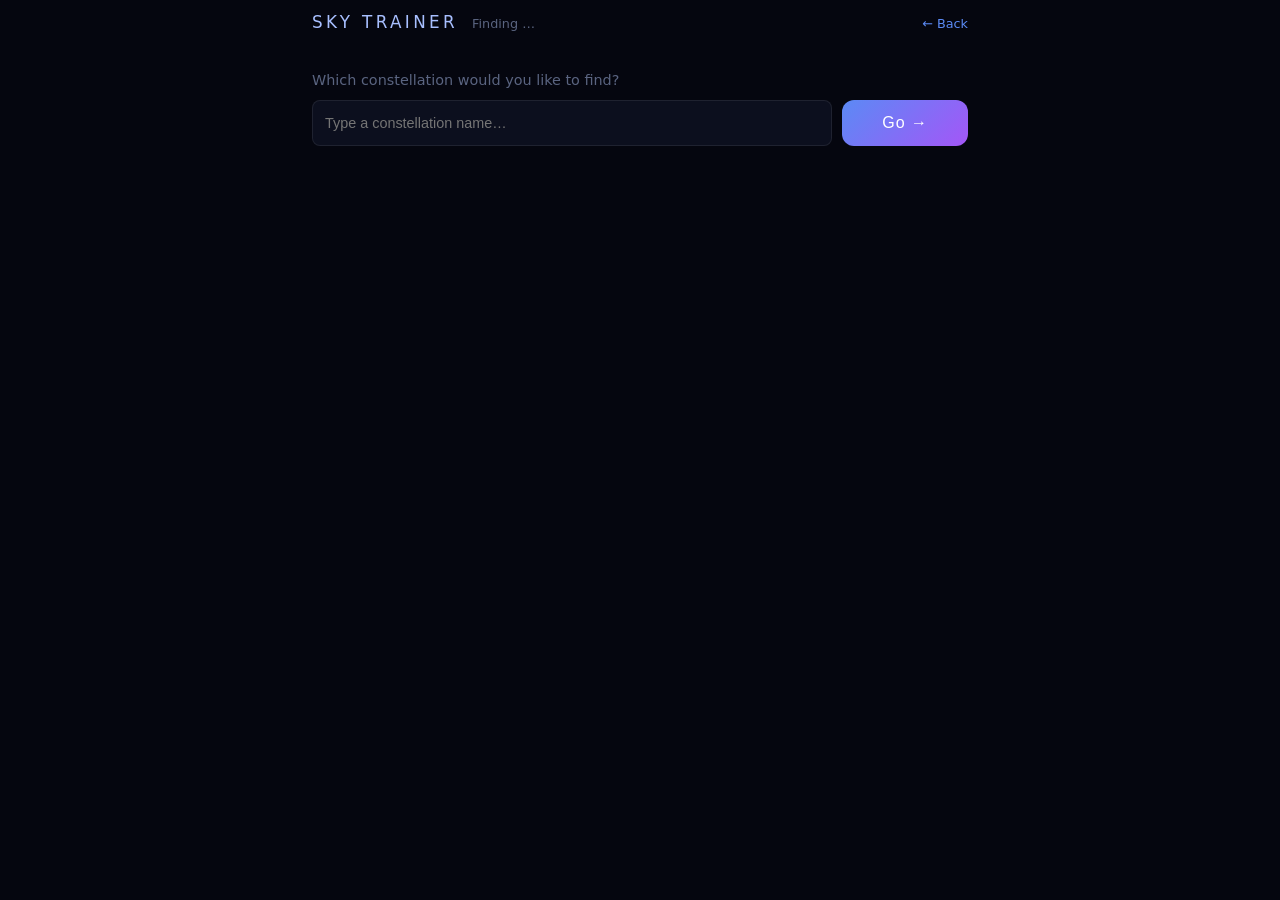
<file: find-help.html>
<!DOCTYPE html>
<html lang="en">

<head>
  <meta charset="UTF-8">
  <meta name="viewport" content="width=device-width, initial-scale=1.0, maximum-scale=1.0">
  <title>Finding … — Sky Trainer</title>
  <link rel="icon" type="image/svg+xml" href="favicon.svg">
  <link rel="stylesheet" href="css/base.css?v=347d8a40a95e">
  <link rel="stylesheet" href="css/explore.css?v=347d8a40a95e">
  <style>
    header {
      display: flex;
      align-items: baseline;
      gap: 14px;
      margin-bottom: 8px;
      flex-wrap: wrap;
      flex-shrink: 0;
    }

    header h1 {
      font-size: 1.05rem;
      font-weight: 300;
      letter-spacing: .2em;
      text-transform: uppercase;
      color: #a8bfff;
    }

    header .sub {
      font-size: .8rem;
      color: var(--dim);
    }

    header a {
      margin-left: auto;
      font-size: .8rem;
      color: var(--accent);
      text-decoration: none;
    }

    header a:hover { text-decoration: underline; }

    #picker {
      display: flex;
      flex-direction: column;
      gap: 12px;
      margin-top: 32px;
    }

    #picker p {
      font-size: .9rem;
      color: var(--dim);
    }

    #picker-row {
      display: flex;
      gap: 10px;
    }

    #picker-input {
      flex: 1;
      background: var(--card);
      color: var(--text);
      border: 1px solid var(--border);
      border-radius: 8px;
      padding: 9px 12px;
      font-size: .9rem;
    }

    #picker-input:focus {
      outline: none;
      border-color: var(--accent);
    }

    #picker-msg {
      font-size: .8rem;
      color: var(--err);
      min-height: 1.2em;
    }
  </style>
</head>

<body>
  <div id="app">

    <header>
      <h1>Sky Trainer</h1>
      <span class="sub" id="page-sub">Finding …</span>
      <a href="find-help.html" id="back-link">← Back</a>
    </header>

    <div id="picker" style="display:none">
      <p>Which constellation would you like to find?</p>
      <div id="picker-row">
        <input type="text" id="picker-input" list="con-search-list" placeholder="Type a constellation name…"
          autocomplete="off">
        <datalist id="con-search-list"></datalist>
        <button class="btn-go" id="picker-go">Go →</button>
      </div>
      <div id="picker-msg"></div>
    </div>

    <div id="screen-explore" class="screen">
      <div class="screen-body">
        <div class="explore-layers" style="display:none">
          <label><input type="checkbox" id="chk-ex-photo"> Photo</label>
          <label><input type="checkbox" id="chk-ex-stars" checked> Stars</label>
          <label><input type="checkbox" id="chk-ex-lines" checked> Lines</label>
          <label><input type="checkbox" id="chk-ex-bounds"> Bounds</label>
          <label><input type="checkbox" id="chk-ex-art"> Art</label>
          <label><input type="checkbox" id="chk-ex-starlabels"> Star names</label>
          <label><input type="checkbox" id="chk-ex-connames" checked> Con. names</label>
          <label><input type="checkbox" id="chk-ex-equator"> Equator</label>
        </div>
        <div id="explore-area">
          <div id="explore-wrap">
            <canvas id="explore-gl-canvas"></canvas>
            <canvas id="explore-canvas"></canvas>
            <canvas id="annotation-canvas"></canvas>
          </div>
        </div>
        <div id="explore-roll-strip" style="padding:4px;text-align:center;font-size:12px;color:#aaa;cursor:ew-resize;user-select:none;letter-spacing:0.05em">Rotate</div>
      </div>
      <div id="find-guide-overlay">
        <div id="fg-info-row">
          <div id="fg-step-row">
            <div id="fg-step-dots"></div>
            <span id="fg-step-count"></span>
          </div>
        </div>
        <div id="fg-caption-label"></div>
        <p id="fg-caption-text"></p>
        <div id="fg-nav-row">
          <button id="fg-btn-prev">← Previous</button>
          <button id="fg-btn-toggle-diag" style="display:none">Show overlays</button>
          <button id="fg-btn-next">Next →</button>
        </div>
      </div>
    </div>

  </div>

  <!-- Version-stamped like index.html, and for a sharper reason than staleness alone:
       these files call across each other, so a visitor holding a cached explore.js and
       a fresh guide-renderer.js gets a page that loads and then throws on the first
       camera flight. The stamp makes the set arrive or not arrive together. Bump it
       with index.html's whenever app JS changes. -->
  <script src="js/cache-stamp.js?v=347d8a40a95e"></script>
  <script src="js/data.js?v=347d8a40a95e"></script>
  <script src="js/lesson.js?v=347d8a40a95e"></script>
  <!-- All four figure sets, as in index.html: the Figures setting applies wherever
       figures are drawn, and this page reads it at boot. -->
  <script src="js/stellarium-data.js?v=347d8a40a95e"></script>
  <script src="js/ford-data.js?v=347d8a40a95e"></script>
  <script src="js/rey-data.js?v=347d8a40a95e"></script>
  <script src="js/diagram-sources.js?v=347d8a40a95e"></script>
  <script src="js/draw-phases.js?v=347d8a40a95e"></script>
  <script src="js/render-scheduler.js?v=347d8a40a95e"></script>
  <script src="js/projection.js?v=347d8a40a95e"></script>
  <script src="js/reveal.js?v=347d8a40a95e"></script>
  <script src="js/render.js?v=347d8a40a95e"></script>
  <script src="js/explore-gl.js?v=347d8a40a95e"></script>
  <script src="js/explore.js?v=347d8a40a95e"></script>
  <script src="js/step-display.js?v=347d8a40a95e"></script>
  <script src="js/guide-renderer.js?v=347d8a40a95e"></script>
  <!-- After step-display.js (the schema gate reads _SD_LAYERS from it) and after
       guide-renderer.js (the roll uses guideNorthUpR). -->
  <script src="js/guide-source.js?v=347d8a40a95e"></script>
  <script>
    // Honour the learner's Figures choice before anything draws. There is no
    // switcher on this page, so this is the only read.
    loadDiagramSource();

    // ── Resolve constellation from URL param ──────────────────────────────────
    const params = new URLSearchParams(location.search);
    const conParam = params.get('con');
    const con = conParam
      ? C.find(c => c.abbr.toLowerCase() === conParam.toLowerCase() ||
        c.name.toLowerCase() === conParam.toLowerCase())
      : null;

    if (!con) {
      document.getElementById('page-sub').textContent = 'Finding …';
      const picker = document.getElementById('picker');
      picker.style.display = '';
      const dl = document.getElementById('con-search-list');
      [...C].sort((a, b) => a.name.localeCompare(b.name)).forEach(c => {
        const o = document.createElement('option'); o.value = c.name; dl.appendChild(o);
      });
      const go = () => {
        const val = document.getElementById('picker-input').value.trim();
        const found = C.find(c => c.name.toLowerCase() === val.toLowerCase() ||
          c.abbr.toLowerCase() === val.toLowerCase());
        if (found) { location.href = 'find-help.html?con=' + found.abbr; }
        else { document.getElementById('picker-msg').textContent = 'Unknown constellation'; }
      };
      document.getElementById('picker-go').addEventListener('click', go);
      document.getElementById('picker-input').addEventListener('keydown', e => {
        if (e.key === 'Enter') go();
      });
    } else {
      document.title = `Finding ${con.name} — Sky Trainer`;
      document.getElementById('page-sub').textContent = `Finding ${con.name}`;
      document.getElementById('screen-explore').classList.add('active');
    }

    // ── Boot ──────────────────────────────────────────────────────────────────
    // The guide source (js/guide-source.js) owns loading, caching, preparing and
    // validating. This page used to open-code all of it, with its two fetches outside
    // the ?v= fence — bug #83, and the reason spec #82 exists.
    initGuideSource({ fetch: (...a) => fetch(...a) });

    if (con) {
      // `origin` is this page's answer to "where is the learner looking?" — the question
      // every guide's opening `random` step asks. In the app it is the current view; here
      // there is no prior view, so a random patch of sky stands in. That difference is the
      // whole reason origin is a value the caller passes rather than something the module
      // reaches for.
      const origin = { ra: Math.random() * 360, dec: (Math.random() * 2 - 1) * 60 };

      // Two outcomes, deliberately distinct: null means no guide is written for this
      // constellation, a rejection means the load failed. This page has always shown two
      // different messages for them, which is why the module keeps them apart.
      prepareGuide(con, { origin })
        .then(guide => {
          if (!guide) {
            document.getElementById('fg-caption-label').textContent = con.name;
            document.getElementById('fg-caption-text').textContent = 'No finding guide is available for this constellation yet.';
            document.getElementById('fg-btn-next').disabled = true;
            document.getElementById('fg-btn-prev').disabled = true;
            return;
          }
          return skyCatalog().then(catalog => init(guide, catalog));
        })
        .catch(() => {
          document.getElementById('fg-caption-text').textContent = 'Could not load finding guide.';
        });
    }

    function init(guide, catalog) {
      initExploreGL(document.getElementById('explore-gl-canvas'));
      initExploreDrag();

      document.addEventListener('keydown', e => {
        if (e.key === 'ArrowRight') document.getElementById('fg-btn-next').click();
        if (e.key === 'ArrowLeft') document.getElementById('fg-btn-prev').click();
      });

      document.getElementById('back-link').addEventListener('click', e => {
        e.preventDefault(); guideStop(); window.location.href = 'find-help.html';
      });

      guideStart(guide.steps, catalog, {
        roll: guide.roll,
        stepKey: `find-help-step-${con.abbr}`,
        onLastNext: () => { guideStop(); window.location.href = 'find-help.html'; },
      });
    }
  </script>
</body>

</html>
</file>
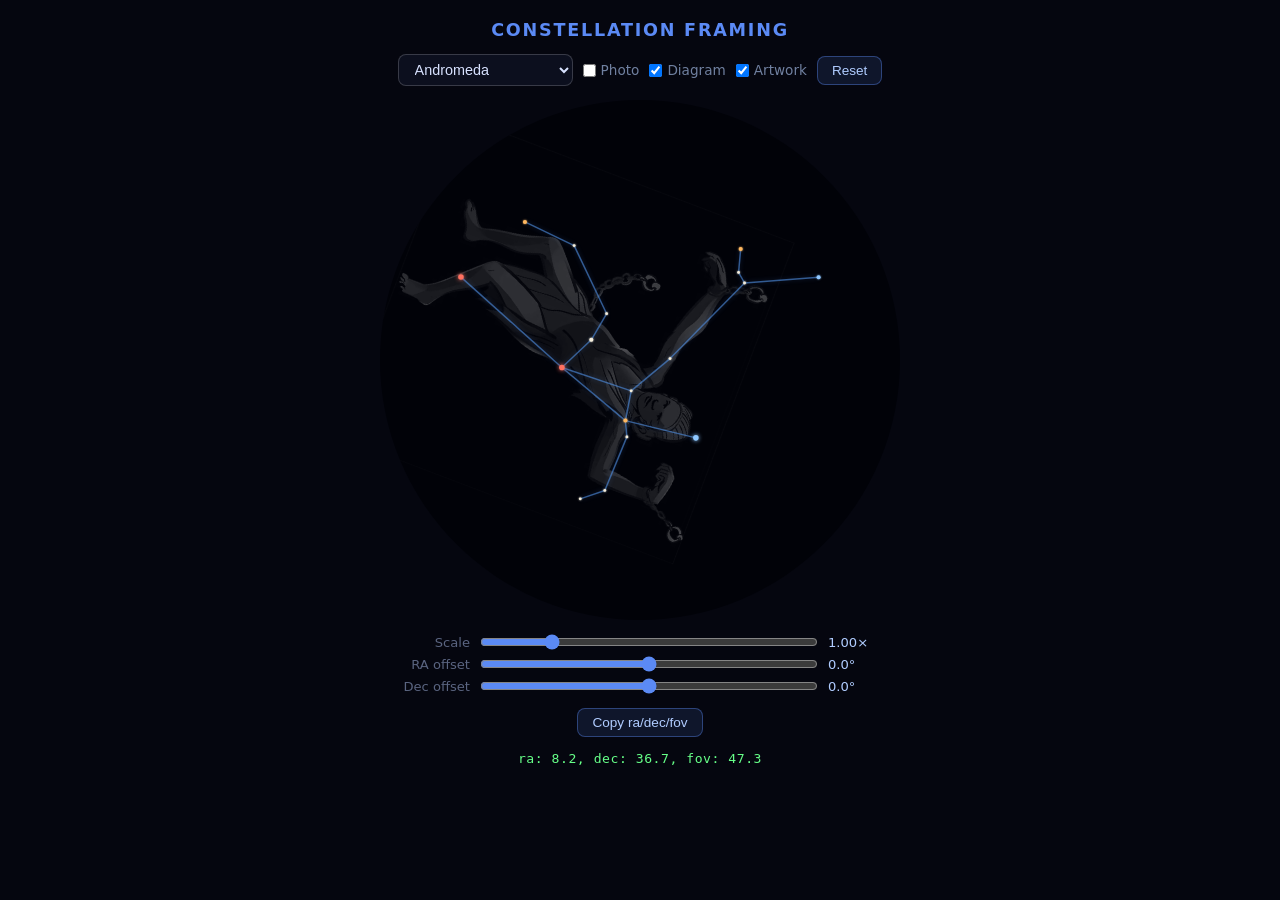
<file: fix.html>
<!DOCTYPE html>
<html lang="en">
<head>
<meta charset="UTF-8">
<title>Constellation Framing</title>
<style>
* { margin: 0; padding: 0; box-sizing: border-box }
body {
  background: #05060f; color: #d8e2ff;
  font: 14px system-ui, sans-serif;
  display: flex; flex-direction: column; align-items: center;
  min-height: 100vh; padding: 20px; gap: 14px;
}
h1 { font-size: 1.1rem; color: #5b8af5; letter-spacing: .1em; text-transform: uppercase }
#top { display: flex; align-items: center; gap: 10px; flex-wrap: wrap; justify-content: center }
select {
  background: #0c0f1e; color: #d8e2ff;
  border: 1px solid rgba(255,255,255,.18);
  border-radius: 8px; padding: 6px 12px; font-size: .9rem; cursor: pointer;
}
#canvas-wrap {
  width: 520px; height: 520px;
  border-radius: 50%;
  overflow: hidden;
}
canvas { display: block }
#controls {
  width: 520px; max-width: 100%;
  display: grid; grid-template-columns: 90px 1fr 72px;
  gap: 6px 10px; align-items: center;
}
.lbl { text-align: right; color: #5a6480; font-size: .82rem }
input[type=range] { width: 100%; accent-color: #5b8af5 }
.val { font-size: .82rem; color: #b0ccff; font-variant-numeric: tabular-nums }
button {
  background: rgba(91,138,245,.12); border: 1px solid rgba(91,138,245,.4);
  color: #b0ccff; border-radius: 8px; padding: 6px 14px;
  cursor: pointer; font-size: .85rem;
}
button:hover { background: rgba(91,138,245,.28) }
#output { font-size: .82rem; color: #6f8; font-family: monospace; letter-spacing: .04em; min-height: 1.2em }
label { display: flex; align-items: center; gap: 5px; cursor: pointer; font-size: .85rem; color: #7080a0 }
label:hover { color: #b0ccff }
</style>
</head>
<body>
<h1>Constellation Framing</h1>
<div id="top">
  <select id="con-sel"></select>
  <label><input type="checkbox" id="chk-photo"> Photo</label>
  <label><input type="checkbox" id="chk-diagram" checked> Diagram</label>
  <label><input type="checkbox" id="chk-art" checked> Artwork</label>
  <button id="btn-reset">Reset</button>
</div>
<div id="canvas-wrap">
  <canvas id="canvas" width="520" height="520"></canvas>
</div>
<div id="controls">
  <span class="lbl">Scale</span>
  <input type="range" id="sl-scale" min="25" max="400" value="100" step="1">
  <span class="val" id="vl-scale">1.00×</span>

  <span class="lbl">RA offset</span>
  <input type="range" id="sl-dx" min="-45" max="45" value="0" step="0.5">
  <span class="val" id="vl-dx">0.0°</span>

  <span class="lbl">Dec offset</span>
  <input type="range" id="sl-dy" min="-45" max="45" value="0" step="0.5">
  <span class="val" id="vl-dy">0.0°</span>
</div>
<button id="btn-copy">Copy ra/dec/fov</button>
<div id="output">—</div>

<script src="js/data.js"></script>
<script src="js/projection.js"></script>
<script>
const W = 520, H = 520;
const canvas = document.getElementById('canvas');
const ctx = canvas.getContext('2d');
const photoCache = {};
const artCache = {};
let currentCon = null;
let photoImg = null;

function loadArt(con, callback) {
  const src = artSrc(con.abbr);
  const art = ART[src];
  if (!art) return;
  if (artCache[src] instanceof HTMLImageElement) { callback(artCache[src]); return; }
  if (artCache[src] === 'loading' || artCache[src] === 'error') return;
  artCache[src] = 'loading';
  const img = new Image();
  img.onload = () => { artCache[src] = img; callback(img); };
  img.onerror = () => { artCache[src] = 'error'; };
  img.src = art.url;
}

function drawArt(tc) {
  const con = currentCon;
  if (!con) return;
  const src = artSrc(con.abbr);
  const art = ART[src];
  if (!art) return;
  const img = artCache[src];
  if (!(img instanceof HTMLImageElement)) return;
  const canvasPts = projectStarsTAN(art.anchors.map(a => [a.ra, a.dec, 0]), tc, W, H);
  const iw = img.naturalWidth, ih = img.naturalHeight;
  const imgPts = art.anchors.map(a => [a.px * iw, a.py * ih]);
  const dstPts = canvasPts.map(p => [p.x, p.y]);
  const xform = solveAffine(imgPts, dstPts);
  ctx.save();
  ctx.setTransform(...xform);
  ctx.globalAlpha = 0.60;
  ctx.globalCompositeOperation = 'screen';
  ctx.drawImage(img, 0, 0, iw, ih);
  ctx.restore();
}

const sorted = [...C].sort((a, b) => a.name.localeCompare(b.name));
const sel = document.getElementById('con-sel');
sorted.forEach(con => {
  const opt = document.createElement('option');
  opt.value = con.abbr;
  opt.textContent = con.name;
  sel.appendChild(opt);
});

function tweakedCon(con) {
  const scale = parseFloat(document.getElementById('sl-scale').value) / 100;
  const dx    = parseFloat(document.getElementById('sl-dx').value);
  const dy    = parseFloat(document.getElementById('sl-dy').value);
  const newFov = 2 * Math.atan(Math.tan(con.fov * Math.PI / 360) / scale) * 180 / Math.PI;
  return { ...con, ra: ((con.ra + dx) % 360 + 360) % 360, dec: con.dec + dy, fov: newFov };
}

function magToR(m) {
  return m <= -1 ? 7 : m < 0 ? 6 : m < 1 ? 5 : m < 2 ? 3.8 : m < 3 ? 2.8 : m < 4 ? 2.0 : m < 5 ? 1.4 : 1.0;
}
function starCol(h) {
  return h === 'r' ? '#ff7060' : h === 'o' ? '#ffb860' : h === 'b' ? '#90c8ff' : '#f5eedc';
}

function drawLines(proj, con) {
  ctx.save();
  ctx.strokeStyle = 'rgba(80,145,230,0.6)';
  ctx.lineWidth = 1.5;
  ctx.shadowColor = 'rgba(100,160,255,0.4)';
  ctx.shadowBlur = 5;
  for (const [i, j] of con.lines) {
    const a = proj[i], b = proj[j];
    if (!a || !b || a.d <= 0 || b.d <= 0) continue;
    ctx.beginPath(); ctx.moveTo(a.x, a.y); ctx.lineTo(b.x, b.y); ctx.stroke();
  }
  ctx.restore();
}

function drawStars(proj) {
  for (const p of proj) {
    if (p.d <= 0) continue;
    const r = magToR(p.mag), col = starCol(p.hint);
    ctx.save();
    ctx.shadowColor = col;
    ctx.shadowBlur = p.mag < 2 ? 8 : p.mag < 3 ? 4 : 2;
    ctx.fillStyle = col;
    ctx.beginPath(); ctx.arc(p.x, p.y, r, 0, Math.PI * 2); ctx.fill();
    ctx.restore();
  }
}

function draw() {
  const con = currentCon;
  if (!con) return;
  const tc = tweakedCon(con);

  ctx.fillStyle = '#010208';
  ctx.fillRect(0, 0, W, H);

  if (document.getElementById('chk-photo').checked && photoImg) {
    ctx.drawImage(photoImg, 0, 0, W, H);
  }

  if (document.getElementById('chk-art').checked) {
    drawArt(tc);
  }

  if (document.getElementById('chk-diagram').checked) {
    const proj = projectStarsTAN(con.stars, tc, W, H);
    drawLines(proj, con);
    drawStars(proj);
  }

  document.getElementById('output').textContent =
    `ra: ${tc.ra.toFixed(1)}, dec: ${tc.dec.toFixed(1)}, fov: ${tc.fov.toFixed(1)}`;
}

function loadPhoto(con) {
  photoImg = null;
  if (photoCache[con.abbr] instanceof HTMLImageElement) {
    photoImg = photoCache[con.abbr]; draw(); return;
  }
  const img = new Image();
  img.onload = () => { photoCache[con.abbr] = img; photoImg = img; draw(); };
  img.onerror = () => { photoCache[con.abbr] = null; };
  img.src = `img/${con.abbr}.jpg`;
}

function selectCon(abbr) {
  currentCon = C.find(c => c.abbr === abbr);
  if (!currentCon) return;
  document.getElementById('sl-scale').value = 100;
  document.getElementById('sl-dx').value = 0;
  document.getElementById('sl-dy').value = 0;
  document.getElementById('vl-scale').textContent = '1.00×';
  document.getElementById('vl-dx').textContent = '0.0°';
  document.getElementById('vl-dy').textContent = '0.0°';
  loadPhoto(currentCon);
  loadArt(currentCon, () => draw());
  draw();
}

function onSlider() {
  const scale = parseFloat(document.getElementById('sl-scale').value) / 100;
  const dx    = parseFloat(document.getElementById('sl-dx').value);
  const dy    = parseFloat(document.getElementById('sl-dy').value);
  document.getElementById('vl-scale').textContent = scale.toFixed(2) + '×';
  document.getElementById('vl-dx').textContent    = dx.toFixed(1) + '°';
  document.getElementById('vl-dy').textContent    = dy.toFixed(1) + '°';
  draw();
}

sel.addEventListener('change', () => selectCon(sel.value));
['sl-scale','sl-dx','sl-dy'].forEach(id =>
  document.getElementById(id).addEventListener('input', onSlider));
['chk-photo','chk-diagram','chk-art'].forEach(id =>
  document.getElementById(id).addEventListener('change', draw));

document.getElementById('btn-reset').addEventListener('click', () => {
  if (currentCon) selectCon(currentCon.abbr);
});

document.getElementById('btn-copy').addEventListener('click', () => {
  if (!currentCon) return;
  const tc = tweakedCon(currentCon);
  const text = `ra: ${tc.ra.toFixed(1)}, dec: ${tc.dec.toFixed(1)}, fov: ${tc.fov.toFixed(1)}`;
  navigator.clipboard.writeText(text).then(() => {
    const btn = document.getElementById('btn-copy');
    btn.textContent = 'Copied!';
    setTimeout(() => { btn.textContent = 'Copy ra/dec/fov'; }, 1500);
  });
});

selectCon(sorted[0].abbr);
sel.value = sorted[0].abbr;
</script>
</body>
</html>
</file>
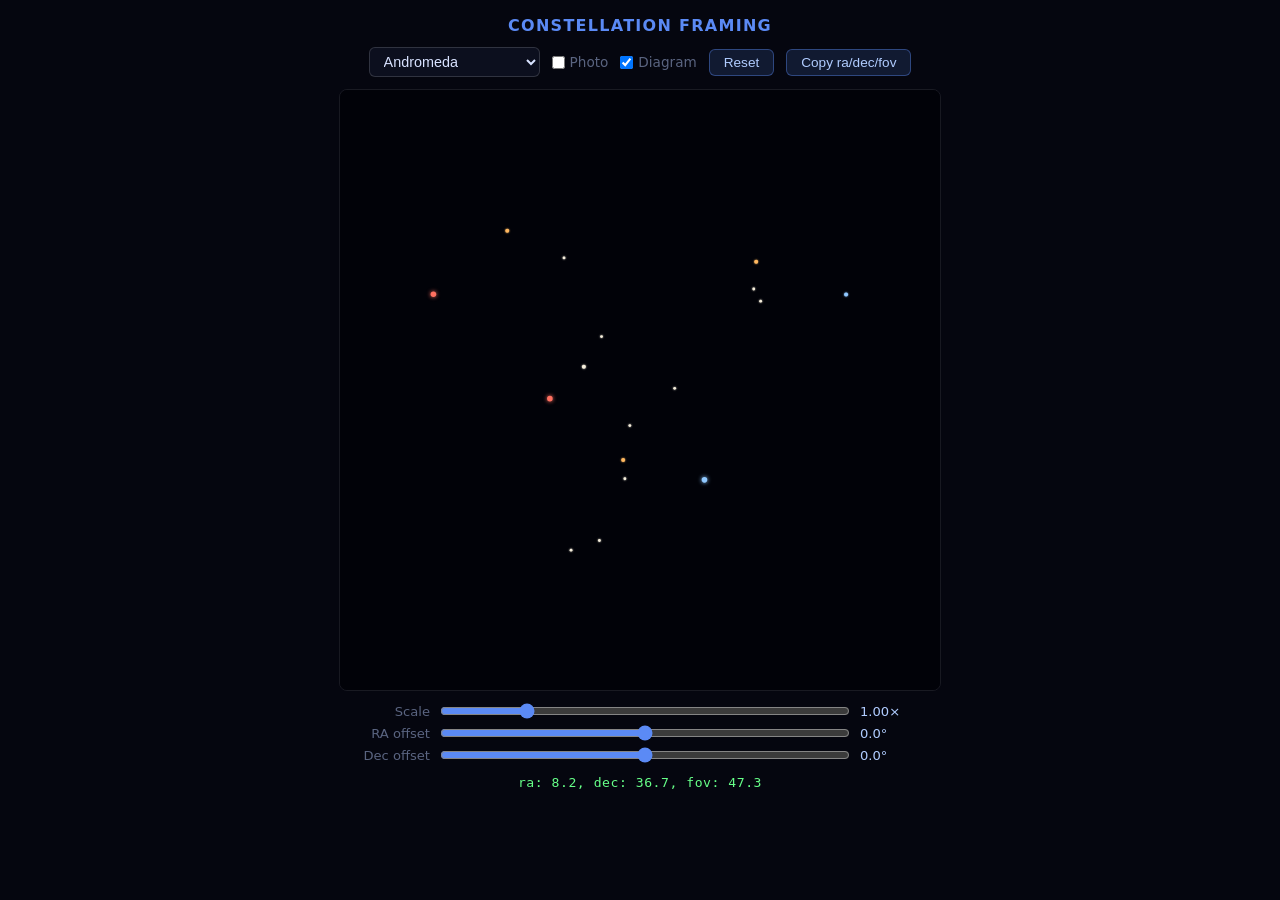
<file: frame.html>
<!DOCTYPE html>
<html lang="en">
<head>
<meta charset="UTF-8">
<title>Constellation Framing</title>
<style>
* { margin:0; padding:0; box-sizing:border-box }
body { background:#05060f; color:#d8e2ff; font:14px system-ui,sans-serif;
       display:flex; flex-direction:column; align-items:center;
       min-height:100vh; padding:16px; gap:12px }
h1 { font-size:1rem; color:#5b8af5; letter-spacing:.08em; text-transform:uppercase }
#top { display:flex; align-items:center; gap:12px; flex-wrap:wrap }
select { background:#0c0f1e; color:#d8e2ff; border:1px solid rgba(255,255,255,.15);
         border-radius:6px; padding:5px 10px; font-size:.9rem; cursor:pointer }
canvas { border:1px solid rgba(255,255,255,.08); border-radius:8px; display:block }
#controls { width:600px; max-width:100%; display:grid;
            grid-template-columns:90px 1fr 80px; gap:6px 10px; align-items:center }
.lbl { text-align:right; color:#5a6480; font-size:.82rem }
input[type=range] { width:100%; accent-color:#5b8af5 }
.val { font-size:.82rem; color:#b0ccff; text-align:left; font-variant-numeric:tabular-nums }
button { background:rgba(91,138,245,.15); border:1px solid rgba(91,138,245,.4);
         color:#b0ccff; border-radius:6px; padding:5px 14px; cursor:pointer; font-size:.85rem }
button:hover { background:rgba(91,138,245,.28) }
#output { font-size:.82rem; color:#6f8; font-family:monospace; letter-spacing:.04em }
label { display:flex; align-items:center; gap:5px; cursor:pointer; font-size:.85rem; color:#5a6480 }
</style>
</head>
<body>
<h1>Constellation Framing</h1>
<div id="top">
  <select id="con-sel"></select>
  <label><input type="checkbox" id="chk-photo"> Photo</label>
  <label><input type="checkbox" id="chk-diagram" checked> Diagram</label>
  <button id="btn-reset">Reset</button>
  <button id="btn-copy">Copy ra/dec/fov</button>
</div>
<canvas id="canvas" width="600" height="600"></canvas>
<div id="controls">
  <span class="lbl">Scale</span>
  <input type="range" id="sl-scale" min="25" max="400" value="100" step="1">
  <span class="val" id="vl-scale">1.00×</span>

  <span class="lbl">RA offset</span>
  <input type="range" id="sl-dx" min="-45" max="45" value="0" step="0.5">
  <span class="val" id="vl-dx">0.0°</span>

  <span class="lbl">Dec offset</span>
  <input type="range" id="sl-dy" min="-45" max="45" value="0" step="0.5">
  <span class="val" id="vl-dy">0.0°</span>
</div>
<div id="output">—</div>

<script src="js/data.js"></script>
<script src="js/projection.js"></script>
<script>
const W = 600, H = 600;
const canvas = document.getElementById('canvas');
const ctx = canvas.getContext('2d');
const photoCache = {};
let currentCon = null;
let photoImg = null;

// Populate select
const sorted = [...C].sort((a, b) => a.name.localeCompare(b.name));
const sel = document.getElementById('con-sel');
sorted.forEach(con => {
  const opt = document.createElement('option');
  opt.value = con.abbr;
  opt.textContent = con.name;
  sel.appendChild(opt);
});

function tweakedCon(con) {
  const scale = parseFloat(document.getElementById('sl-scale').value) / 100;
  const dx    = parseFloat(document.getElementById('sl-dx').value);
  const dy    = parseFloat(document.getElementById('sl-dy').value);
  const newFov = 2 * Math.atan(Math.tan(con.fov * Math.PI / 360) / scale) * 180 / Math.PI;
  return { ...con, ra: ((con.ra + dx) % 360 + 360) % 360, dec: con.dec + dy, fov: newFov };
}

function magToR(m) {
  return m <= -1 ? 7 : m < 0 ? 6 : m < 1 ? 5 : m < 2 ? 3.8 : m < 3 ? 2.8 : m < 4 ? 2.0 : m < 5 ? 1.4 : 1.0;
}
function starCol(h) {
  return h === 'r' ? '#ff7060' : h === 'o' ? '#ffb860' : h === 'b' ? '#90c8ff' : '#f5eedc';
}

function drawLines(proj, con) {
  ctx.save();
  ctx.strokeStyle = 'rgba(80,145,230,0.6)';
  ctx.lineWidth = 1.5;
  ctx.shadowColor = 'rgba(100,160,255,0.4)';
  ctx.shadowBlur = 5;
  for (const [i, j] of con.lines) {
    const a = proj[i], b = proj[j];
    if (!a || !b || !a.d || !b.d) continue;
    ctx.beginPath(); ctx.moveTo(a.x, a.y); ctx.lineTo(b.x, b.y); ctx.stroke();
  }
  ctx.restore();
}

function drawStars(proj) {
  for (const p of proj) {
    if (p.d <= 0) continue;
    const r = magToR(p.mag), col = starCol(p.hint);
    ctx.save();
    ctx.shadowColor = col;
    ctx.shadowBlur = p.mag < 2 ? 8 : p.mag < 3 ? 4 : 2;
    ctx.fillStyle = col;
    ctx.beginPath(); ctx.arc(p.x, p.y, r, 0, Math.PI * 2); ctx.fill();
    ctx.restore();
  }
}

function updateOutput(tc) {
  document.getElementById('output').textContent =
    `ra: ${tc.ra.toFixed(1)}, dec: ${tc.dec.toFixed(1)}, fov: ${tc.fov.toFixed(1)}`;
}

function draw() {
  const con = currentCon;
  if (!con) return;
  const tc = tweakedCon(con);

  ctx.fillStyle = '#010208';
  ctx.fillRect(0, 0, W, H);

  const showPhoto   = document.getElementById('chk-photo').checked;
  const showDiagram = document.getElementById('chk-diagram').checked;

  if (showPhoto && photoImg) {
    ctx.drawImage(photoImg, 0, 0, W, H);
  }

  if (showDiagram) {
    const proj = projectStarsTAN(con.stars, tc, W, H);
    drawLines(proj, con);
    drawStars(proj);
  }

  updateOutput(tc);
}

function loadPhoto(con) {
  photoImg = null;
  if (photoCache[con.abbr] instanceof HTMLImageElement) {
    photoImg = photoCache[con.abbr]; draw(); return;
  }
  const img = new Image();
  img.onload = () => { photoCache[con.abbr] = img; photoImg = img; draw(); };
  img.onerror = () => { photoCache[con.abbr] = null; };
  img.src = `img/${con.abbr}.jpg`;
}

function selectCon(abbr) {
  currentCon = C.find(c => c.abbr === abbr);
  if (!currentCon) return;
  // Reset tweaks
  document.getElementById('sl-scale').value = 100;
  document.getElementById('sl-dx').value = 0;
  document.getElementById('sl-dy').value = 0;
  document.getElementById('vl-scale').textContent = '1.00×';
  document.getElementById('vl-dx').textContent = '0.0°';
  document.getElementById('vl-dy').textContent = '0.0°';
  loadPhoto(currentCon);
  draw();
}

function onSlider() {
  const scale = parseFloat(document.getElementById('sl-scale').value) / 100;
  const dx    = parseFloat(document.getElementById('sl-dx').value);
  const dy    = parseFloat(document.getElementById('sl-dy').value);
  document.getElementById('vl-scale').textContent = scale.toFixed(2) + '×';
  document.getElementById('vl-dx').textContent    = dx.toFixed(1) + '°';
  document.getElementById('vl-dy').textContent    = dy.toFixed(1) + '°';
  draw();
}

sel.addEventListener('change', () => selectCon(sel.value));
['sl-scale','sl-dx','sl-dy'].forEach(id =>
  document.getElementById(id).addEventListener('input', onSlider));
['chk-photo','chk-diagram'].forEach(id =>
  document.getElementById(id).addEventListener('change', draw));

document.getElementById('btn-reset').addEventListener('click', () => {
  if (currentCon) selectCon(currentCon.abbr);
});

document.getElementById('btn-copy').addEventListener('click', () => {
  if (!currentCon) return;
  const tc = tweakedCon(currentCon);
  const text = `ra: ${tc.ra.toFixed(1)}, dec: ${tc.dec.toFixed(1)}, fov: ${tc.fov.toFixed(1)}`;
  navigator.clipboard.writeText(text).then(() => {
    const btn = document.getElementById('btn-copy');
    btn.textContent = 'Copied!';
    setTimeout(() => { btn.textContent = 'Copy ra/dec/fov'; }, 1500);
  });
});

// Start with first constellation
selectCon(sorted[0].abbr);
sel.value = sorted[0].abbr;
</script>
</body>
</html>
</file>
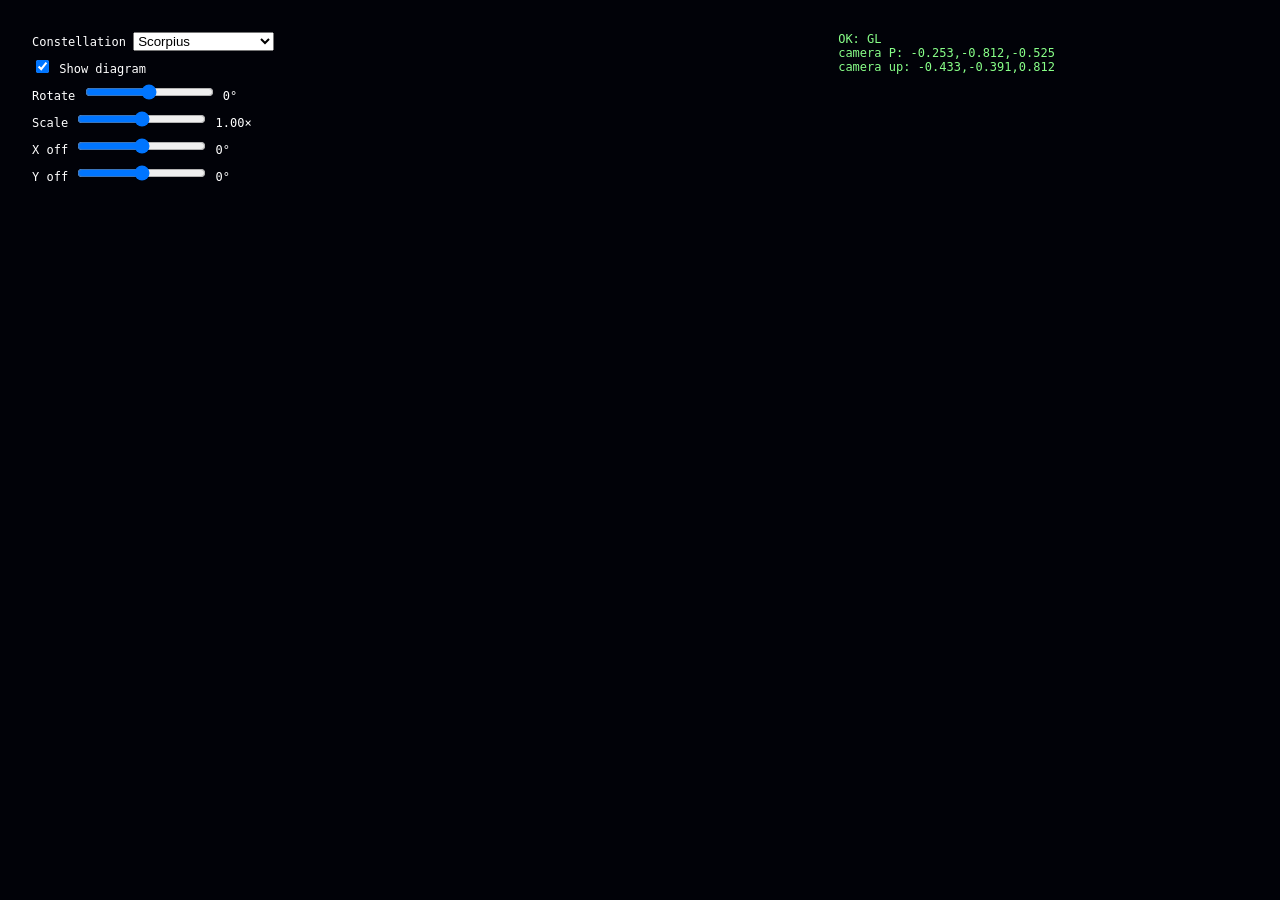
<file: glTest.html>
<!DOCTYPE html>
<html>
<head><style>
body { background: #010208; margin: 0; display: flex; gap: 16px; padding: 16px; }
.wrap { position: relative; width: 500px; height: 500px; }
canvas { position: absolute; top: 0; left: 0; width: 100%; height: 100%; }
pre { color: #8f8; font-size: 12px; margin: 0; padding: 16px; }
</style></head>
<body>
<div style="color:#fff;padding:16px;font:12px monospace;display:flex;flex-direction:column;gap:6px">
  <label>Constellation <select id="con-sel"></select></label>
  <label><input type="checkbox" id="chk" checked> Show diagram</label>
  <label>Rotate <input type="range" id="rot" min="-180" max="180" value="0" step="0.1"> <span id="rot-v">0</span>°</label>
  <label>Scale  <input type="range" id="scl" min="50" max="150" value="100" step="0.1"> <span id="scl-v">1.00</span>×</label>
  <label>X off  <input type="range" id="xof" min="-20" max="20" value="0" step="0.05"> <span id="xof-v">0</span>°</label>
  <label>Y off  <input type="range" id="yof" min="-20" max="20" value="0" step="0.05"> <span id="yof-v">0</span>°</label>
</div>
<div class="wrap">
  <canvas id="gl"></canvas>
  <canvas id="d2"></canvas>
</div>
<pre id="out"></pre>
<script src="js/data.js"></script>
<script src="js/projection.js"></script>
<script src="js/explore-gl.js?v=347d8a40a95e"></script>
<script>
const out = document.getElementById('out');
const log = s => { out.textContent += s + '\n'; console.log(s); };

const W = 500, H = 500;
const glc = document.getElementById('gl');
const d2c = document.getElementById('d2');
glc.width = glc.height = d2c.width = d2c.height = W;

// Init GL
initExploreGL(glc);
log(gl ? 'OK: GL' : 'FAIL: no GL');

// Andromeda
let con = C.find(c => c.abbr === 'Sco');
const fov = con.fov;
const camP = raDecToVec(con.ra, con.dec);
const camUp = cameraReverse(camP, 0, [0, 1, 0]);
log('camera P: ' + camP.map(x=>x.toFixed(3)));
log('camera up: ' + camUp.map(x=>x.toFixed(3)));

function getPhotoCamera() {
  const rot = parseFloat(document.getElementById('rot').value) * Math.PI / 180;
  const scl = parseFloat(document.getElementById('scl').value) / 100;
  const xof = parseFloat(document.getElementById('xof').value);
  const yof = parseFloat(document.getElementById('yof').value);
  const pc = raDecToVec(con.ra + xof, con.dec + yof);
  const pu = cameraReverse(pc, rot + Math.PI, [0, 1, 0]);
  return { pc, pu, fov: con.fov * scl };
}

function redraw() {
  const { ra, dec } = vecToRaDec(camP);
  document.getElementById('rot-v').textContent = document.getElementById('rot').value;
  document.getElementById('scl-v').textContent = (parseFloat(document.getElementById('scl').value)/100).toFixed(2);
  document.getElementById('xof-v').textContent = document.getElementById('xof').value;
  document.getElementById('yof-v').textContent = document.getElementById('yof').value;
  glClear(W, H);
  const { pc, pu, fov: pfov } = getPhotoCamera();
  glSetCamera(pc, pu, pfov);
  glDrawMesh(mesh, tex, 1.0, false);
}

['rot','scl','xof','yof'].forEach(id =>
  document.getElementById(id).addEventListener('input', redraw));

// Draw photo via GL
// Populate dropdown
const sel = document.getElementById('con-sel');
[...C].sort((a,b) => a.name.localeCompare(b.name)).forEach(c => {
  const o = document.createElement('option');
  o.value = c.abbr; o.textContent = c.name;
  if (c.abbr === con.abbr) o.selected = true;
  sel.appendChild(o);
});
sel.addEventListener('change', () => {
  con = C.find(c => c.abbr === sel.value);
  loadCon();
});

let mesh, tex;
function loadCon() {
  const img = new Image();
  img.onload = () => {
    mesh = glBuildPhotoMesh(con);
    tex  = glUploadTex(img);
    redraw();
    drawDiagram();
  };
  img.onerror = () => log('FAIL: ' + con.abbr);
  img.src = `img/${con.abbr}.jpg`;
}
loadCon();

// Draw stars + lines on 2D canvas
document.getElementById('chk').addEventListener('change', e => {
  d2c.style.display = e.target.checked ? '' : 'none';
});

function drawDiagram() {
  const camP = raDecToVec(con.ra, con.dec);
  const camUp = cameraReverse(camP, 0, [0, 1, 0]);
  const fov = con.fov;
  const ctx = d2c.getContext('2d');
  ctx.clearRect(0, 0, W, H);
  const proj = makeCamera(camP, camUp, fov, W, H).projectStars(con.stars);

  // Lines
  ctx.strokeStyle = 'rgba(120,160,255,0.8)';
  ctx.lineWidth = 1.5;
  for (const [a, b] of con.lines) {
    const pa = proj[a], pb = proj[b];
    if (!pa || !pb || pa.facing <= 0 || pb.facing <= 0) continue;
    ctx.beginPath(); ctx.moveTo(pa.x, pa.y); ctx.lineTo(pb.x, pb.y); ctx.stroke();
  }

  // Stars + labels
  ctx.font = '11px sans-serif';
  for (let i = 0; i < proj.length; i++) {
    const p = proj[i];
    if (!p || p.facing <= 0) continue;
    const mag = con.stars[i][2];
    const r = Math.max(1.5, 4 - mag * 0.7);
    ctx.beginPath(); ctx.arc(p.x, p.y, r, 0, Math.PI * 2);
    ctx.fillStyle = 'white'; ctx.fill();
    const label = con.stars[i][4];
    if (label) { ctx.fillStyle = 'rgba(255,255,180,0.9)'; ctx.fillText(label, p.x + 6, p.y - 4); }
  }
  log('diagram drawn');
}
</script>
</body>
</html>
</file>
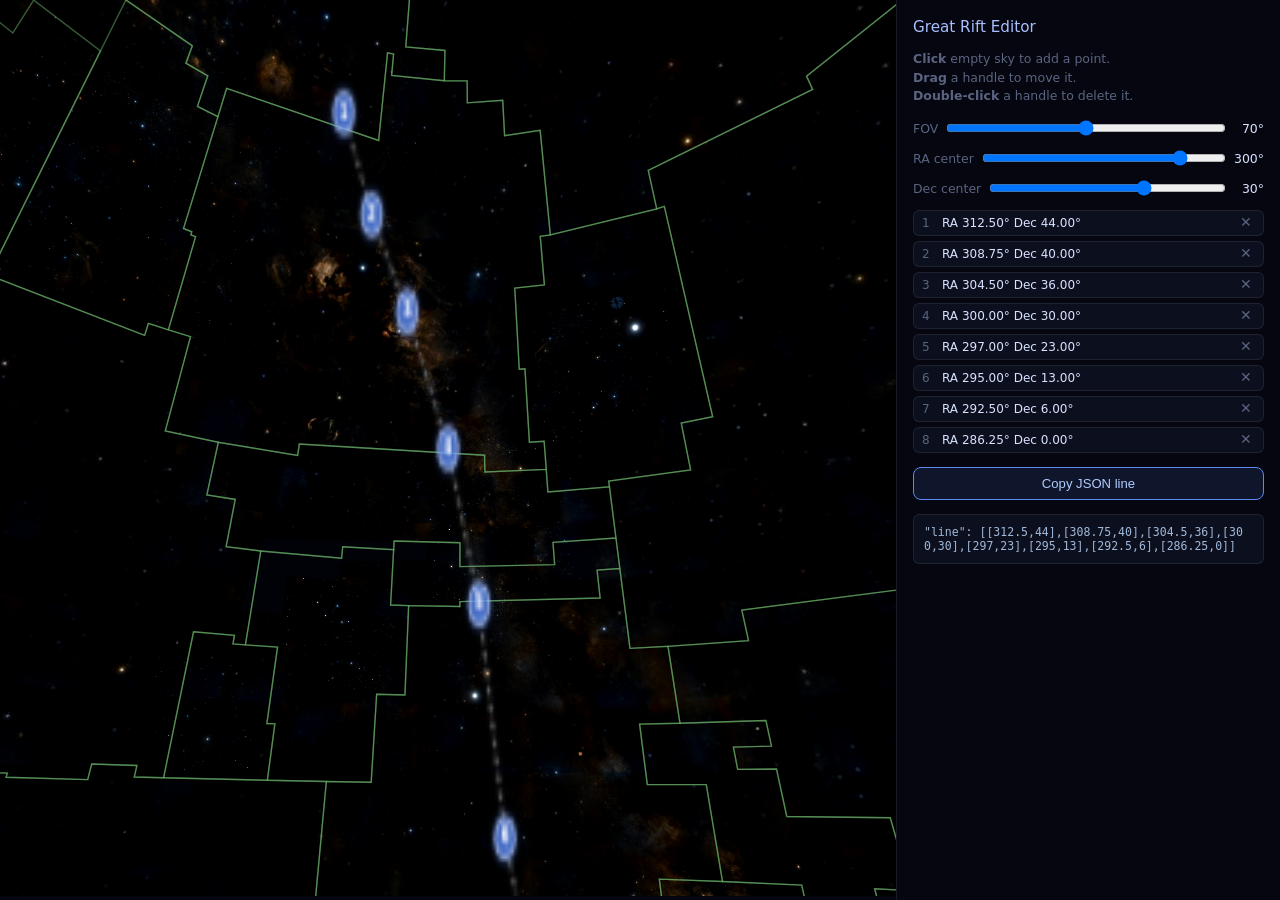
<file: rift-editor.html>
<!DOCTYPE html>
<html lang="en">
<head>
  <meta charset="UTF-8">
  <title>Great Rift Editor</title>
  <style>
    :root { --bg: #05060f; --card: #0c0f1e; --border: rgba(255,255,255,.08);
            --accent: #5b8af5; --text: #d8e2ff; --dim: #5a6480; }
    * { box-sizing: border-box; margin: 0; padding: 0; }
    body { background: var(--bg); color: var(--text);
           font-family: system-ui, sans-serif;
           display: flex; height: 100vh; overflow: hidden; }
    #explore-wrap {
      position: relative; flex-shrink: 0;
      width: min(100vh, 70vw); height: min(100vh, 70vw);
    }
    #explore-gl-canvas, #explore-canvas, #overlay {
      position: absolute; inset: 0; width: 100%; height: 100%;
    }
    #overlay { cursor: crosshair; }

    #sidebar {
      flex: 1; padding: 18px 16px; overflow-y: auto;
      display: flex; flex-direction: column; gap: 14px;
      border-left: 1px solid var(--border);
    }
    h2 { font-size: .95rem; font-weight: 500; color: #a8bfff; }
    p.hint { font-size: .78rem; color: var(--dim); line-height: 1.5; }
    #pts-list { display: flex; flex-direction: column; gap: 5px; }
    .pt-row {
      display: flex; align-items: center; gap: 6px;
      font-size: .75rem; background: var(--card);
      border: 1px solid var(--border); border-radius: 6px; padding: 5px 8px;
    }
    .pt-idx { color: var(--dim); width: 14px; flex-shrink: 0; }
    .pt-coords { flex: 1; font-variant-numeric: tabular-nums; }
    .pt-del {
      background: none; border: none; color: var(--dim); cursor: pointer;
      font-size: .85rem; padding: 0 3px; line-height: 1;
    }
    .pt-del:hover { color: #ef4444; }
    .btn {
      padding: 8px 16px; border-radius: 8px; cursor: pointer;
      font-size: .82rem; border: 1px solid var(--accent);
      background: rgba(91,138,245,.12); color: #b0ccff; transition: background .15s;
    }
    .btn:hover { background: rgba(91,138,245,.22); }
    .btn.ok { border-color: #22c55e; background: rgba(34,197,94,.12); color: #86efac; }
    #json-out {
      font-family: monospace; font-size: .72rem; color: #a0b8d8;
      background: var(--card); border: 1px solid var(--border);
      border-radius: 6px; padding: 10px; white-space: pre-wrap; word-break: break-all;
      max-height: 160px; overflow-y: auto;
    }
    label { font-size: .78rem; color: var(--dim); display: flex; align-items: center; gap: 8px; }
    input[type=range] { flex: 1; }
    .val { min-width: 30px; text-align: right; font-size: .78rem; color: var(--text); }
  </style>
</head>
<body>

<!-- Hidden checkboxes required by explore rendering stack -->
<div style="display:none">
  <div id="screen-explore" class="active"></div>
  <input type="checkbox" id="chk-ex-photo" checked>
  <input type="checkbox" id="chk-ex-stars">
  <input type="checkbox" id="chk-ex-lines">
  <input type="checkbox" id="chk-ex-bounds">
  <input type="checkbox" id="chk-ex-art">
  <input type="checkbox" id="chk-ex-starlabels">
  <input type="checkbox" id="chk-ex-connames">
  <input type="checkbox" id="chk-ex-equator">
</div>

<div id="explore-wrap">
  <canvas id="explore-gl-canvas"></canvas>
  <canvas id="explore-canvas"></canvas>
  <canvas id="overlay"></canvas>
</div> <!-- #explore-wrap -->

<div id="sidebar">
  <h2>Great Rift Editor</h2>
  <p class="hint">
    <b>Click</b> empty sky to add a point.<br>
    <b>Drag</b> a handle to move it.<br>
    <b>Double-click</b> a handle to delete it.
  </p>

  <div>
    <label>FOV <input type="range" id="sl-fov" min="20" max="120" value="70">
      <span class="val" id="lbl-fov">70°</span></label>
  </div>
  <div>
    <label>RA center <input type="range" id="sl-ra" min="0" max="360" value="300">
      <span class="val" id="lbl-ra">300°</span></label>
  </div>
  <div>
    <label>Dec center <input type="range" id="sl-dec" min="-90" max="90" value="30">
      <span class="val" id="lbl-dec">30°</span></label>
  </div>

  <div id="pts-list"></div>

  <button class="btn" id="btn-copy">Copy JSON line</button>
  <div id="json-out"></div>
</div>

<script src="js/data.js"></script>
<script src="js/lesson.js"></script>
<!-- Both are required by js/explore.js: drawExplore marks its phases through
     draw-phases.js, and every redraw goes through the scheduler. -->
<script src="js/draw-phases.js"></script>
<script src="js/render-scheduler.js"></script>
<script src="js/projection.js"></script>
<script src="js/render.js"></script>
<script src="js/explore-gl.js"></script>
<script src="js/explore.js"></script>
<script>
// ── Initial waypoints (current Great Rift line) ───────────────────────────
let pts = [
  [312.5, 44], [308.75, 40], [304.5, 36], [300, 30],
  [297, 23], [295, 13], [292.5, 6], [286.25, 0]
];

// ── North-up roll ──────────────────────────────────────────────────────────
function northUpR(P) {
  const pz = P[2], cos2 = 1 - pz*pz;
  if (cos2 < 1e-10) return 0;
  const s = Math.sqrt(cos2);
  const nd = [-pz*P[0]/s, -pz*P[1]/s, cos2/s];
  const q = rotateByFromTo(nd, P, [0, 0, 1]);
  return Math.atan2(q[0], q[1]);
}

function vecToRADec(v) {
  const dec = Math.asin(Math.max(-1, Math.min(1, v[2]))) * 180 / Math.PI;
  const ra  = (Math.atan2(v[1], v[0]) * 180 / Math.PI + 360) % 360;
  return [ra, dec];
}

// ── Camera state ───────────────────────────────────────────────────────────
let camRA = 300, camDec = 30, camFOV = 70;

function updateCamera() {
  explore.P   = raDecToVec(camRA, camDec);
  explore.fov = camFOV;
  explore.R   = northUpR(explore.P);
}

// ── Overlay drawing ────────────────────────────────────────────────────────
const overlay  = document.getElementById('overlay');
const octx    = overlay.getContext('2d');

function getCanvasSize() {
  const gl = document.getElementById('explore-gl-canvas');
  return { W: gl.width, H: gl.height, dpr: window.devicePixelRatio || 1 };
}

function projectPts() {
  const { W, H } = getCanvasSize();
  const camUp = cameraReverse(explore.P, explore.R, [0, 1, 0]);
  const cam = makeCamera(explore.P, camUp, explore.fov, W, H);
  return pts.map(([ra, dec]) => {
    const p = cam.projectStars([[ra, dec, 0]])[0];
    return (p && p.facing > 0) ? { x: p.x, y: p.y, valid: true } : { x: 0, y: 0, valid: false };
  });
}

function drawOverlay() {
  const { W, H, dpr } = getCanvasSize();
  overlay.width  = W;
  overlay.height = H;
  const scale = W / overlay.offsetWidth;
  const projected = projectPts();

  octx.clearRect(0, 0, W, H);

  // Dashed line
  octx.save();
  octx.strokeStyle = '#888888';
  octx.lineWidth   = 2 * scale;
  octx.setLineDash([4 * scale, 5 * scale]);
  octx.shadowColor = '#888888';
  octx.shadowBlur  = 4 * scale;
  octx.beginPath();
  let started = false;
  for (const p of projected) {
    if (!p.valid) { started = false; continue; }
    if (!started) { octx.moveTo(p.x, p.y); started = true; }
    else octx.lineTo(p.x, p.y);
  }
  octx.stroke();
  octx.setLineDash([]);
  octx.restore();

  // Handles
  const r = 10 * scale;
  const fs = Math.round(11 * scale);
  projected.forEach((p, i) => {
    if (!p.valid) return;
    octx.save();
    const isActive = i === dragIdx;
    octx.fillStyle   = isActive ? '#5b8af5' : 'rgba(91,138,245,.55)';
    octx.strokeStyle = '#d8e2ff';
    octx.lineWidth   = 1.5 * scale;
    octx.shadowColor = '#5b8af5';
    octx.shadowBlur  = isActive ? 14 * scale : 6 * scale;
    octx.beginPath(); octx.arc(p.x, p.y, r, 0, Math.PI * 2);
    octx.fill(); octx.stroke();
    octx.shadowBlur = 0;
    octx.fillStyle  = '#fff';
    octx.font       = `bold ${fs}px system-ui`;
    octx.textAlign  = 'center'; octx.textBaseline = 'middle';
    octx.fillText(i + 1, p.x, p.y);
    octx.restore();
  });
}

// ── Sidebar list ───────────────────────────────────────────────────────────
function renderList() {
  const list = document.getElementById('pts-list');
  list.innerHTML = pts.map(([ra, dec], i) =>
    `<div class="pt-row">
      <span class="pt-idx">${i+1}</span>
      <span class="pt-coords">RA ${ra.toFixed(2)}°  Dec ${dec.toFixed(2)}°</span>
      <button class="pt-del" data-i="${i}">✕</button>
    </div>`
  ).join('');
  list.querySelectorAll('.pt-del').forEach(btn => {
    btn.addEventListener('click', () => {
      pts.splice(+btn.dataset.i, 1);
      refresh();
    });
  });

  const json = JSON.stringify(pts.map(([ra, dec]) =>
    [+ra.toFixed(2), +dec.toFixed(2)]
  ));
  document.getElementById('json-out').textContent =
    `"line": ${json}`;
}

function refresh() {
  explore.quiz = null;
  requestExploreDraw();
  drawOverlay();
  renderList();
}

// ── Drag interaction ───────────────────────────────────────────────────────
let dragIdx = -1;
const HANDLE_R_CSS = 14; // px in CSS space

function nearestHandle(ex, ey) {
  const { W } = getCanvasSize();
  const scale = W / overlay.offsetWidth;
  const px = ex * scale, py = ey * scale;
  const projected = projectPts();
  const r = HANDLE_R_CSS * scale;
  for (let i = 0; i < projected.length; i++) {
    const p = projected[i];
    if (!p.valid) continue;
    const dx = px - p.x, dy = py - p.y;
    if (Math.sqrt(dx*dx + dy*dy) < r) return i;
  }
  return -1;
}

function eventToSkyCoords(ex, ey) {
  const { W, H } = getCanvasSize();
  const scale = W / overlay.offsetWidth;
  const px = ex * scale, py = ey * scale;
  const camUp = cameraReverse(explore.P, explore.R, [0, 1, 0]);
  const v = makeCamera(explore.P, camUp, explore.fov, W, H).unproject(px, py);
  return vecToRADec(v);
}

overlay.addEventListener('mousedown', e => {
  const idx = nearestHandle(e.offsetX, e.offsetY);
  if (idx >= 0) { dragIdx = idx; }
  else {
    // Add new point — insert in order of projected x position
    const [ra, dec] = eventToSkyCoords(e.offsetX, e.offsetY);
    pts.push([+ra.toFixed(2), +dec.toFixed(2)]);
    dragIdx = pts.length - 1;
    refresh();
  }
});

overlay.addEventListener('mousemove', e => {
  if (dragIdx < 0) return;
  const [ra, dec] = eventToSkyCoords(e.offsetX, e.offsetY);
  pts[dragIdx] = [+ra.toFixed(2), +dec.toFixed(2)];
  refresh();
});

overlay.addEventListener('mouseup', () => { dragIdx = -1; refresh(); });
overlay.addEventListener('mouseleave', () => { dragIdx = -1; });

overlay.addEventListener('dblclick', e => {
  const idx = nearestHandle(e.offsetX, e.offsetY);
  if (idx >= 0) { pts.splice(idx, 1); dragIdx = -1; refresh(); }
});

// ── Camera sliders ─────────────────────────────────────────────────────────
document.getElementById('sl-fov').addEventListener('input', e => {
  camFOV = +e.target.value;
  document.getElementById('lbl-fov').textContent = camFOV + '°';
  updateCamera(); refresh();
});
document.getElementById('sl-ra').addEventListener('input', e => {
  camRA = +e.target.value;
  document.getElementById('lbl-ra').textContent = camRA + '°';
  updateCamera(); refresh();
});
document.getElementById('sl-dec').addEventListener('input', e => {
  camDec = +e.target.value;
  document.getElementById('lbl-dec').textContent = camDec + '°';
  updateCamera(); refresh();
});

// ── Copy button ────────────────────────────────────────────────────────────
document.getElementById('btn-copy').addEventListener('click', () => {
  const json = JSON.stringify(pts.map(([ra, dec]) => [+ra.toFixed(2), +dec.toFixed(2)]));
  navigator.clipboard.writeText(json).then(() => {
    const btn = document.getElementById('btn-copy');
    btn.textContent = 'Copied!'; btn.classList.add('ok');
    setTimeout(() => { btn.textContent = 'Copy JSON line'; btn.classList.remove('ok'); }, 2000);
  });
});

// ── Boot ───────────────────────────────────────────────────────────────────
initExploreGL(document.getElementById('explore-gl-canvas'));
updateCamera();
refresh();
</script>
</body>
</html>
</file>
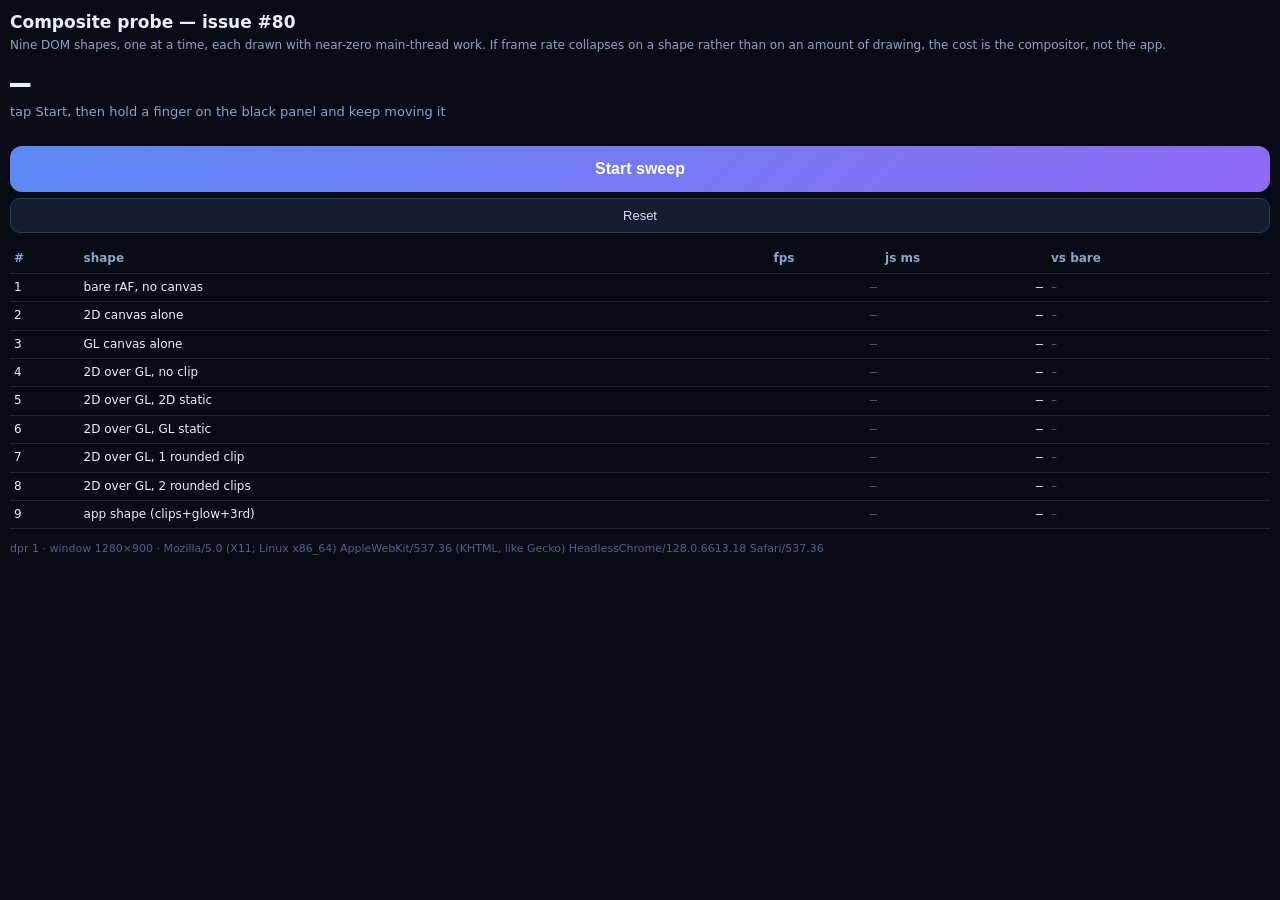
<file: perf/composite.html>
<!DOCTYPE html>
<html lang="en">
<head>
<meta charset="utf-8">
<meta name="viewport" content="width=device-width, initial-scale=1.0, maximum-scale=1.0, user-scalable=no, viewport-fit=cover">
<!-- Pages serves HTML with a ten-minute cache and a measurement tool is worth
     re-fetching every time. Same reasoning as perf/index.html. -->
<meta http-equiv="Cache-Control" content="no-cache, no-store, must-revalidate">
<meta http-equiv="Pragma" content="no-cache">
<meta http-equiv="Expires" content="0">
<title>Sky Trainer — composite probe</title>
<style>
  :root { color-scheme: dark; }
  * { box-sizing: border-box; }
  html, body { margin:0; padding:0; background:#080a14; color:#e8f0ff;
    font:14px/1.45 system-ui,-apple-system,sans-serif; -webkit-text-size-adjust:100%; }
  body { padding:10px; }
  h1 { font-size:17px; margin:0 0 2px; }
  p.lede { color:#8fa3c8; font-size:12px; margin:0 0 10px; }

  /* The stage holds whichever DOM shape the current variant is testing. It is
     the touch target too: every reading is taken with a finger down, because a
     finger-free rAF loop on iOS measures the idle timer, not the display. */
  #stage { position:relative; width:100%; touch-action:none; -webkit-user-select:none;
    user-select:none; background:#010208; }

  /* Variant chrome. These mirror css/explore.css exactly — #explore-area is the
     outer rounded clip with the glow, #explore-wrap the inner rounded clip with
     the border. The whole point of the probe is that these are suspects. */
  .area-plain { position:relative; display:flex; width:100%; }
  .area-clip  { position:relative; display:flex; width:100%;
                overflow:hidden; border-radius:14px; }
  .area-app   { position:relative; display:flex; width:100%;
                overflow:hidden; border-radius:14px;
                box-shadow:0 0 15px rgba(80,130,220,0.3); }
  .wrap-plain { position:relative; width:100%; background:#010208; }
  .wrap-clip  { position:relative; width:100%; background:#010208;
                overflow:hidden; border-radius:14px; border:1px solid #2c3a5e; }
  .wrap-plain > canvas, .wrap-clip > canvas { position:absolute; top:0; left:0; display:block; }

  #big { font:600 34px/1.1 ui-monospace,Menlo,monospace; margin:10px 0 2px; }
  #big small { font:400 13px/1 system-ui; color:#8fa3c8; display:block; margin-top:4px; }
  #hint { font-size:13px; color:#f5c65b; min-height:18px; margin:2px 0 8px; }

  button.go { display:block; width:100%; padding:14px; font-size:16px; font-weight:600;
    background:linear-gradient(135deg,#5b8af5,#8f6bf5); color:#fff; border:0; border-radius:12px; }
  button.alt { display:block; width:100%; padding:9px; font-size:13px; margin-top:6px;
    background:#141c30; color:#cfe0ff; border:1px solid #2c3a5e; border-radius:10px; }

  table { width:100%; border-collapse:collapse; margin-top:12px; font-size:12px; }
  th, td { text-align:left; padding:5px 4px; border-bottom:1px solid #1b2540; }
  th { color:#8fa3c8; font-weight:600; }
  td.n { text-align:right; font-family:ui-monospace,Menlo,monospace; }
  tr.now td { background:rgba(91,138,245,.18); }
  tr.bad td:first-child { box-shadow:inset 3px 0 0 #f55b7a; }
  tr.good td:first-child { box-shadow:inset 3px 0 0 #4bd07a; }
  .ok { color:#4bd07a; } .bad { color:#f55b7a; } .pending { color:#54608a; }
  #verdict { margin:12px 0; padding:11px; border-radius:10px; display:none;
    background:#111a2e; border:1px solid #2c3a5e; font-size:13px; }
  #verdict h2 { margin:0 0 5px; font-size:15px; }
  #meta { margin-top:12px; font-size:11px; color:#54608a; word-break:break-all; }
</style>
</head>
<body>
  <h1>Composite probe — issue #80</h1>
  <p class="lede">Nine DOM shapes, one at a time, each drawn with near-zero main-thread work.
    If frame rate collapses on a shape rather than on an amount of drawing, the cost is the
    compositor, not the app.</p>

  <div id="big">–<small>tap Start, then hold a finger on the black panel and keep moving it</small></div>
  <div id="hint"></div>

  <div id="stage"></div>

  <button class="go" id="start">Start sweep</button>
  <button class="alt" id="reset">Reset</button>

  <div id="verdict"></div>
  <table id="results"><thead><tr>
    <th>#</th><th>shape</th><th class="n">fps</th><th class="n">js ms</th><th>vs bare</th>
  </tr></thead><tbody></tbody></table>
  <div id="meta"></div>

<script>
(function () {
  'use strict';

  // ── The shapes under test ───────────────────────────────────────────────────
  // Each is one DOM arrangement. `layers` are stacked bottom-first; `still` names
  // the layers that are built once and NOT redrawn, which separates "this layer
  // exists and is composited" from "this layer is dirtied every frame".
  var VARIANTS = [
    { id: 'bare',      label: 'bare rAF, no canvas',        layers: [],                  area: 'plain', wrap: 'plain' },
    { id: '2d',        label: '2D canvas alone',            layers: ['2d'],              area: 'plain', wrap: 'plain' },
    { id: 'gl',        label: 'GL canvas alone',            layers: ['gl'],              area: 'plain', wrap: 'plain' },
    { id: 'stack',     label: '2D over GL, no clip',        layers: ['gl', '2d'],        area: 'plain', wrap: 'plain' },
    { id: 'gl-dirty',  label: '2D over GL, 2D static',      layers: ['gl', '2d'],        area: 'plain', wrap: 'plain', still: ['2d'] },
    { id: '2d-dirty',  label: '2D over GL, GL static',      layers: ['gl', '2d'],        area: 'plain', wrap: 'plain', still: ['gl'] },
    { id: 'clip1',     label: '2D over GL, 1 rounded clip', layers: ['gl', '2d'],        area: 'plain', wrap: 'clip' },
    { id: 'clip2',     label: '2D over GL, 2 rounded clips',layers: ['gl', '2d'],        area: 'clip',  wrap: 'clip' },
    { id: 'app',       label: 'app shape (clips+glow+3rd)', layers: ['gl', '2d', 'ann'], area: 'app',   wrap: 'clip', still: ['ann'] }
  ];

  var TOUCHED_MS = 2200;   // measured window per variant, finger-down time only
  var WARMUP     = 8;      // frames discarded after a shape is built

  var stage   = document.getElementById('stage');
  var bigEl   = document.getElementById('big');
  var hintEl  = document.getElementById('hint');
  var tbody   = document.querySelector('#results tbody');
  var verdict = document.getElementById('verdict');

  var results = {};
  var current = null;      // id of the variant being measured
  var touching = false;
  var autoMode = /[?&]auto=1/.test(location.search);
  var built = null;        // { draw(t), teardown() }

  // ── Geometry ────────────────────────────────────────────────────────────────
  // Match the app: #explore-area is `flex: 0 1 540px`, so the star view is up to
  // 540 CSS px tall and as wide as the screen. Backing store is CSS x dpr, the
  // same as exploreBackingScale() with no load multiplier.
  var dpr = window.devicePixelRatio || 1;
  function stageH() { return Math.max(200, Math.min(540, Math.round(window.innerHeight * 0.42))); }

  // ── Layer builders ──────────────────────────────────────────────────────────
  function sizeCanvas(c, w, h) {
    c.width = Math.round(w * dpr); c.height = Math.round(h * dpr);
    c.style.width = w + 'px'; c.style.height = h + 'px';
  }

  // Deliberately trivial. The question is what a *dirty layer* costs to present,
  // not what drawing costs — the phase table already answered that (~3ms). Keep
  // the js column near zero so any fps loss is unambiguously downstream.
  function make2D(canvas) {
    var ctx = canvas.getContext('2d');
    return function (t) {
      var W = canvas.width, H = canvas.height;
      ctx.clearRect(0, 0, W, H);
      ctx.fillStyle = '#9fc0ff';
      ctx.beginPath();
      ctx.arc(W * (0.5 + 0.35 * Math.cos(t / 400)), H * 0.5, 14 * dpr, 0, 6.2832);
      ctx.fill();
      ctx.strokeStyle = 'rgba(160,190,255,.5)'; ctx.lineWidth = 2 * dpr;
      ctx.beginPath(); ctx.moveTo(0, H * 0.5); ctx.lineTo(W, H * 0.5); ctx.stroke();
    };
  }

  var GL_VS = 'attribute vec2 aPos; varying vec2 vT;' +
              'void main(){ vT = aPos*0.5+0.5; gl_Position = vec4(aPos,0.0,1.0); }';
  var GL_FS = 'precision mediump float; varying vec2 vT; uniform sampler2D uTex;' +
              'uniform float uT; void main(){ gl_FragColor = texture2D(uTex, vT + vec2(uT,0.0)); }';

  // One textured full-screen quad — the same kind of work the photo layer does,
  // minus the mesh. Fill rate was already ruled out by load-sweep, so the size of
  // this quad is not the variable under test; its presence is.
  function makeGL(canvas) {
    var gl = canvas.getContext('webgl', { alpha: false }) ||
             canvas.getContext('experimental-webgl', { alpha: false });
    if (!gl) return null;
    function sh(type, src) {
      var s = gl.createShader(type); gl.shaderSource(s, src); gl.compileShader(s);
      if (!gl.getShaderParameter(s, gl.COMPILE_STATUS)) { console.error(gl.getShaderInfoLog(s)); return null; }
      return s;
    }
    var p = gl.createProgram();
    var vs = sh(gl.VERTEX_SHADER, GL_VS), fs = sh(gl.FRAGMENT_SHADER, GL_FS);
    if (!vs || !fs) return null;
    gl.attachShader(p, vs); gl.attachShader(p, fs); gl.linkProgram(p);
    if (!gl.getProgramParameter(p, gl.LINK_STATUS)) { console.error(gl.getProgramInfoLog(p)); return null; }
    gl.useProgram(p);

    var buf = gl.createBuffer();
    gl.bindBuffer(gl.ARRAY_BUFFER, buf);
    gl.bufferData(gl.ARRAY_BUFFER, new Float32Array([-1,-1, 1,-1, -1,1, 1,1]), gl.STATIC_DRAW);
    var aPos = gl.getAttribLocation(p, 'aPos');
    gl.enableVertexAttribArray(aPos);
    gl.vertexAttribPointer(aPos, 2, gl.FLOAT, false, 0, 0);

    var N = 64, px = new Uint8Array(N * N * 4);
    for (var i = 0; i < N * N; i++) {
      var v = ((i * 37) % 251);
      px[i*4] = v; px[i*4+1] = (v * 3) & 255; px[i*4+2] = (v * 7) & 255; px[i*4+3] = 255;
    }
    var tex = gl.createTexture();
    gl.bindTexture(gl.TEXTURE_2D, tex);
    gl.texImage2D(gl.TEXTURE_2D, 0, gl.RGBA, N, N, 0, gl.RGBA, gl.UNSIGNED_BYTE, px);
    gl.texParameteri(gl.TEXTURE_2D, gl.TEXTURE_MIN_FILTER, gl.LINEAR);
    gl.texParameteri(gl.TEXTURE_2D, gl.TEXTURE_MAG_FILTER, gl.LINEAR);
    gl.uniform1i(gl.getUniformLocation(p, 'uTex'), 0);
    var uT = gl.getUniformLocation(p, 'uT');

    return function (t) {
      gl.viewport(0, 0, canvas.width, canvas.height);
      gl.clearColor(0.004, 0.008, 0.032, 1.0);
      gl.clear(gl.COLOR_BUFFER_BIT);
      gl.uniform1f(uT, (t / 3000) % 1);
      gl.drawArrays(gl.TRIANGLE_STRIP, 0, 4);
    };
  }

  // ── Build / tear down one shape ─────────────────────────────────────────────
  function build(v) {
    stage.innerHTML = '';
    var h = stageH();
    stage.style.height = h + 'px';

    var area = document.createElement('div');
    area.className = 'area-' + v.area;
    area.style.height = h + 'px';
    var wrap = document.createElement('div');
    wrap.className = 'wrap-' + v.wrap;
    wrap.style.height = h + 'px';
    area.appendChild(wrap);
    stage.appendChild(area);

    var w = wrap.clientWidth || stage.clientWidth;
    var draws = [];
    var still = v.still || [];

    v.layers.forEach(function (kind) {
      var c = document.createElement('canvas');
      wrap.appendChild(c);
      sizeCanvas(c, w, h);
      var fn = (kind === 'gl') ? makeGL(c) : make2D(c);
      if (!fn) return;
      fn(0);                                   // paint once, so a static layer has content
      if (still.indexOf(kind) === -1) draws.push(fn);
    });

    return {
      size: [Math.round(w * dpr), Math.round(h * dpr)],
      draw: function (t) { for (var i = 0; i < draws.length; i++) draws[i](t); }
    };
  }

  // ── Measure one shape ───────────────────────────────────────────────────────
  // Frames and elapsed time accumulate only while a finger is down, so lifting
  // pauses the reading instead of poisoning it. iOS throttles rAF hard on an
  // untouched device (see perf/README.md), which is why this is not optional.
  function measure(v) {
    return new Promise(function (resolve) {
      built = build(v);
      current = v.id;
      render();

      var warm = 0, frames = 0, touchedMs = 0, jsMs = 0, prev = 0, running = true;

      function tick(now) {
        if (!running) return;
        requestAnimationFrame(tick);

        // A hidden tab keeps reporting document.hidden === false on some builds while
        // rAF quietly stops, so a stalled sweep reads as "you are not touching" when
        // in fact nothing is being delivered at all. Say which it is.
        if (!touching) {
          prev = 0;
          hintEl.textContent = document.hidden
            ? 'page is hidden — rAF is paused, nothing is being measured'
            : 'hold a finger on the panel and keep it moving';
          return;
        }
        hintEl.textContent = '';

        var t0 = performance.now();
        built.draw(now);
        var t1 = performance.now();

        if (warm < WARMUP) { warm++; prev = now; return; }

        if (prev) { touchedMs += (now - prev); frames++; jsMs += (t1 - t0); }
        prev = now;

        if (frames) bigEl.innerHTML = Math.round(frames * 1000 / touchedMs) + ' fps' +
          '<small>' + v.label + ' &middot; ' + Math.round(touchedMs) + ' / ' + TOUCHED_MS + ' ms</small>';

        if (touchedMs >= TOUCHED_MS) {
          running = false;
          resolve({
            id: v.id, label: v.label,
            fps: Math.round(frames * 1000 / touchedMs),
            jsMs: Math.round(jsMs / frames * 100) / 100,
            frames: frames, touchedMs: Math.round(touchedMs), size: built.size
          });
        }
      }
      requestAnimationFrame(tick);
    });
  }

  // ── Sweep ───────────────────────────────────────────────────────────────────
  async function sweep() {
    results = {};
    render();
    for (var i = 0; i < VARIANTS.length; i++) {
      var r = await measure(VARIANTS[i]);
      results[r.id] = r;
      render();
    }
    current = null;
    stage.innerHTML = '';
    stage.style.height = '0px';
    bigEl.innerHTML = 'done<small>results below — read them off the screen, not over the cable</small>';
    hintEl.textContent = '';
    window.__compositeResults = results;
    render();
  }

  // ── Readout ─────────────────────────────────────────────────────────────────
  function render() {
    // Re-point every render, not once at startup: sweep() rebinds `results` to a
    // fresh object, so a handle taken at load time goes stale the moment a sweep
    // begins and reports {} for the whole run — which is exactly what it did.
    window.__compositeResults = results;
    var bare = results.bare ? results.bare.fps : 0;
    tbody.innerHTML = VARIANTS.map(function (v, i) {
      var r = results[v.id];
      var cls = current === v.id ? ' class="now"' : '';
      var rel = '<span class="pending">–</span>';
      if (r && bare) {
        var pct = Math.round(r.fps * 100 / bare);
        var bad = pct < 70;
        if (!cls) cls = bad ? ' class="bad"' : ' class="good"';
        rel = '<span class="' + (bad ? 'bad' : 'ok') + '">' + pct + '%</span>';
      }
      return '<tr' + cls + '><td>' + (i + 1) + '</td><td>' + v.label + '</td>' +
        '<td class="n">' + (r ? r.fps : '<span class="pending">–</span>') + '</td>' +
        '<td class="n">' + (r ? r.jsMs.toFixed(2) : '–') + '</td>' +
        '<td>' + rel + '</td></tr>';
    }).join('');

    // The verdict names the first shape that lost a third of the bare rate, and
    // says which of the three suspects that implicates. It is stated as the step
    // that introduced the loss, not as a cause, because one row cannot prove one.
    var done = VARIANTS.filter(function (v) { return results[v.id]; }).length;
    if (done < VARIANTS.length || !bare) { verdict.style.display = 'none'; return; }
    verdict.style.display = 'block';

    var first = null;
    for (var j = 1; j < VARIANTS.length; j++) {
      var rr = results[VARIANTS[j].id];
      if (rr && rr.fps < bare * 0.7) { first = VARIANTS[j]; break; }
    }
    if (!first) {
      verdict.innerHTML = '<h2>No shape costs anything</h2><p>Every arrangement held ' +
        'within 30% of the bare rAF rate (' + bare + ' fps). The compositor is not the ' +
        'ceiling, so the cost is in what the app draws, not in how its layers are stacked. ' +
        'Go back to the layer bisect in perf/index.html.</p>';
    } else {
      var which = first.id === '2d' || first.id === 'gl'
        ? 'a single dirty canvas — presenting one layer at all'
        : (first.id === 'stack' || first.id === 'gl-dirty' || first.id === '2d-dirty')
          ? 'stacking two canvases, before any clipping'
          : 'the rounded clip / glow chrome around the stack';
      verdict.innerHTML = '<h2>First loss at: ' + first.label + '</h2>' +
        '<p>' + results[first.id].fps + ' fps against ' + bare + ' bare, with ' +
        results[first.id].jsMs.toFixed(2) + 'ms of main-thread work per frame. That ' +
        'implicates <b>' + which + '</b>.</p>' +
        '<p>Read the rows above it: whatever the last shape to hold full rate was, the ' +
        'difference between it and this one is the whole cost.</p>';
    }
  }

  // ── Touch gating ────────────────────────────────────────────────────────────
  function down(e) { touching = true; if (e.cancelable) e.preventDefault(); }
  function move(e) { if (e.cancelable) e.preventDefault(); }
  function up()     { if (!autoMode) touching = false; }
  stage.addEventListener('touchstart', down, { passive: false });
  stage.addEventListener('touchmove',  move, { passive: false });
  stage.addEventListener('touchend',   up);
  stage.addEventListener('touchcancel', up);
  // Desktop, for checking the harness itself works before it reaches a phone.
  // The release listener is on window, not stage: a `mouseleave` release ended the
  // hold every time a variant rebuilt the stage and the layout shifted under a
  // stationary cursor, which reads identically to "the user let go".
  stage.addEventListener('mousedown', down);
  window.addEventListener('mouseup', up);

  // ?auto=1 skips the touch gate entirely. For proving the harness runs on a
  // desktop browser before it costs anyone phone time — never for a real reading,
  // because an untouched iOS device throttles rAF to ~16Hz and the sweep would
  // then be measuring the idle timer on every row equally.
  if (autoMode) {
    touching = true;
    document.querySelector('p.lede').innerHTML +=
      ' <b class="bad">auto=1: touch gate off — harness check only, not a valid reading.</b>';
  }

  document.getElementById('start').addEventListener('click', function () { sweep(); });
  document.getElementById('reset').addEventListener('click', function () {
    results = {}; current = null; stage.innerHTML = ''; stage.style.height = '0px';
    bigEl.innerHTML = '–<small>tap Start, then hold and drag on the black panel</small>';
    render();
  });

  document.getElementById('meta').textContent =
    'dpr ' + dpr + ' · window ' + window.innerWidth + '×' + window.innerHeight + ' · ' + navigator.userAgent;

  // For ios-eval.js. Note the cable tax: polling costs ~40% of frame rate on this
  // device, so a number pulled through here is not the headline number.
  window.__compositeSweep = sweep;
  window.__compositeResults = results;

  render();
})();
</script>
</body>
</html>
</file>
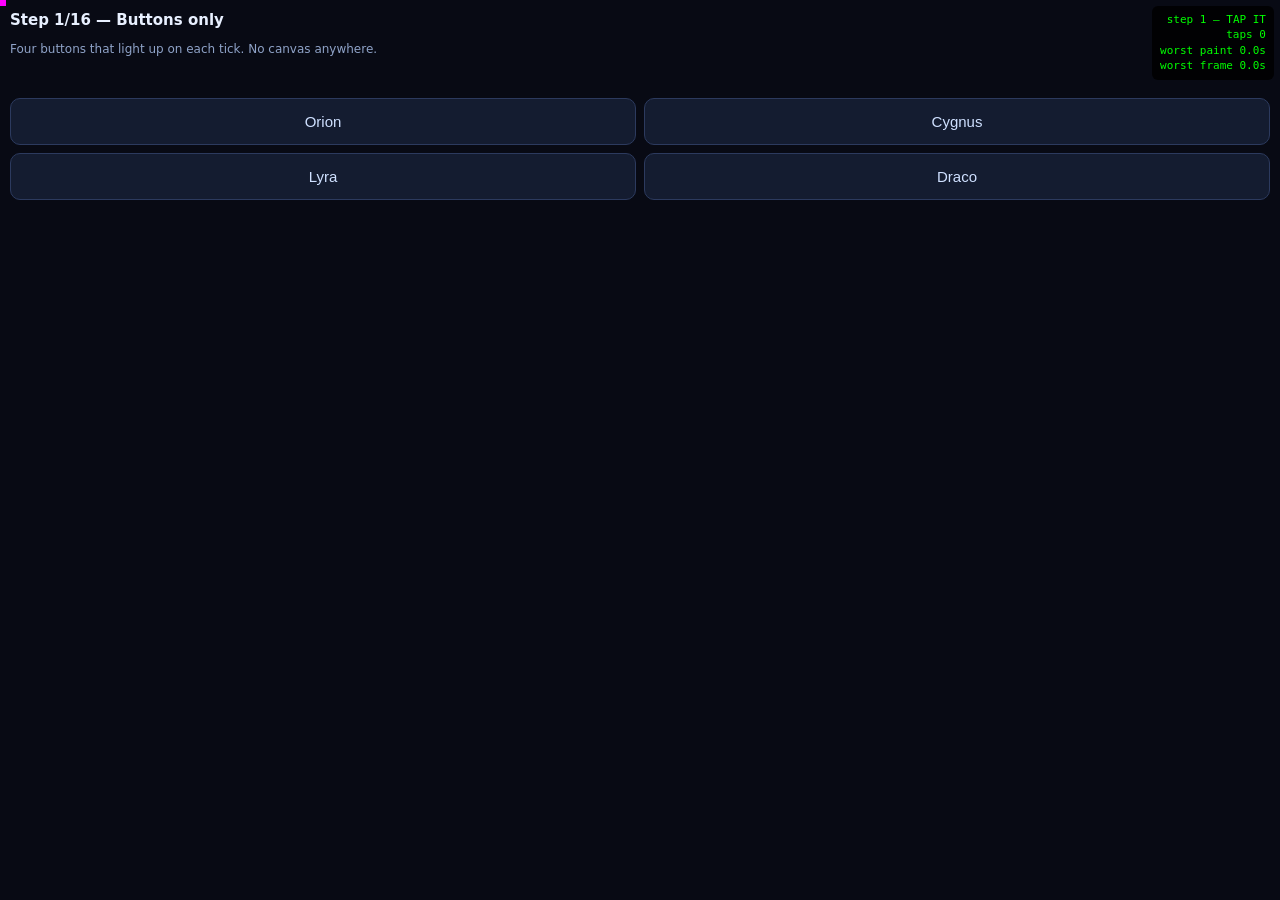
<file: perf/step.html>
<!DOCTYPE html>
<html lang="en">
<head>
<meta charset="utf-8">
<meta name="app-build" content="1786934222691">
<meta name="viewport" content="width=device-width, initial-scale=1.0, maximum-scale=1.0">
<title>Perf step</title>
<style>
  :root { color-scheme: dark; }
  html, body { margin:0; padding:0; background:#080a14; color:#e8f0ff;
    font:15px/1.4 system-ui,-apple-system,sans-serif; height:100%; }
  body { display:flex; flex-direction:column; padding:10px; box-sizing:border-box; gap:10px; }
  h1 { font-size:15px; margin:0; font-weight:600; }
  .sub { font-size:12px; color:#8fa3c8; margin:0; }
  .bar { height:6px; background:#1b2540; border-radius:3px; overflow:hidden; display:none; }
  .bar > i { display:block; height:100%; width:0; background:#5b8af5; transition:width .2s; }
  #hdr { display:none; font-size:12px; color:#8fa3c8; }
  #wrap { flex:1; min-height:0; display:none; align-items:center; justify-content:center; position:relative; }
  #cv { max-width:100%; max-height:100%; border-radius:50%; display:block; }
  #photo { position:absolute; inset:0; margin:auto; max-width:100%; max-height:100%;
    border-radius:50%; display:none; }
  #glcv { position:absolute; left:-9999px; top:0; width:120px; height:120px; }
  #btns { display:grid; grid-template-columns:1fr 1fr; gap:8px; }
  button { padding:14px 8px; font-size:15px; border-radius:10px;
    border:1px solid #2c3a5e; background:#141c30; color:#cfe0ff; }
  button.lit { background:#1d3a6e; border-color:#5b8af5; color:#fff; }
  #fb { min-height:20px; font-size:13px; color:#9fd0a0; }
</style>
</head>
<body>
  <h1 id="title">step</h1>
  <p class="sub" id="adds"></p>
  <div class="bar" id="bar"><i></i></div>
  <div id="hdr">3 / 12 &nbsp; 2 correct</div>
  <div id="wrap"><canvas id="cv"></canvas><img id="photo" alt=""></div>
  <canvas id="glcv"></canvas>
  <div id="fb"></div>
  <div id="btns">
    <button>Orion</button><button>Cygnus</button><button>Lyra</button><button>Draco</button>
  </div>

<script src="harness.js?v=347d8a40a95e"></script>
<script>
(function () {
  var step = parseInt(Perf.param('step') || '1', 10);
  var auto = Perf.param('auto') === '1';
  var info = Perf.STEPS[step - 1] || Perf.STEPS[0];
  document.getElementById('title').textContent = 'Step ' + step + '/' + Perf.STEPS.length + ' — ' + info.name;
  document.getElementById('adds').textContent = info.adds;

  // Cumulative feature flags: each rung turns on one more.
  var F = {
    progress:  step >= 2,
    canvas:    step >= 3,
    redraw:    step >= 4,
    realloc:   step >= 5,
    heavy:     step >= 6,
    photo:     step >= 7,
    art:       step >= 8,
    webgl:     step >= 9,
    appScripts: step >= 10
  };

  var btns = [].slice.call(document.querySelectorAll('#btns button'));
  var bar = document.getElementById('bar');
  var hdr = document.getElementById('hdr');
  var fb = document.getElementById('fb');
  var wrap = document.getElementById('wrap');
  var cv = document.getElementById('cv');
  var photo = document.getElementById('photo');
  var glcv = document.getElementById('glcv');

  if (F.progress) { bar.style.display = 'block'; hdr.style.display = 'block'; }
  if (F.canvas)   { wrap.style.display = 'flex'; }
  if (F.photo)    { photo.style.display = 'block'; }

  // ── Canvas sized exactly the way the identify screen sizes it ──────────────
  var ctx = null, SIDE = 0;
  function sizeIt() {
    var box = Math.min(wrap.clientWidth || 320, wrap.clientHeight || 320);
    SIDE = Math.round(box * (window.devicePixelRatio || 1));
    cv.style.width = box + 'px'; cv.style.height = box + 'px';
    cv.width = SIDE; cv.height = SIDE;
    ctx = cv.getContext('2d');
  }
  if (F.canvas) { sizeIt(); }

  // ── Assets, same files the real app uses ───────────────────────────────────
  var ABBRS = ['Ori', 'Cyg', 'Lyr', 'Dra', 'UMa', 'Cas', 'Peg', 'Leo'];
  var artImg = null;
  if (F.art) {
    artImg = new Image();
    artImg.src = '../img/art/Ori.webp';
  }

  // ── Drawing ────────────────────────────────────────────────────────────────
  function rnd(seed) { var s = seed; return function () { s = (s * 1664525 + 1013904223) >>> 0; return s / 4294967296; }; }

  function drawSimple(n) {
    ctx.fillStyle = '#0b0e1e';
    ctx.fillRect(0, 0, SIDE, SIDE);
    ctx.strokeStyle = '#5b8af5';
    ctx.lineWidth = 3;
    ctx.beginPath();
    ctx.arc(SIDE / 2, SIDE / 2, SIDE / 3, 0, Math.PI * 2);
    ctx.stroke();
    ctx.fillStyle = '#cfe0ff';
    ctx.beginPath();
    ctx.arc(SIDE / 2 + Math.cos(n) * SIDE / 4, SIDE / 2 + Math.sin(n) * SIDE / 4, SIDE / 40, 0, Math.PI * 2);
    ctx.fill();
  }

  // A faithful stand-in for renderCanvas: gradient sky, 180 background stars,
  // ~25 stars with per-star shadowBlur and radial glows, lines with shadowBlur,
  // and text labels.
  function drawHeavy(n) {
    var g = ctx.createRadialGradient(SIDE / 2, SIDE / 2, 0, SIDE / 2, SIDE / 2, SIDE * 0.71);
    g.addColorStop(0, '#0b0e1e'); g.addColorStop(1, '#020408');
    ctx.fillStyle = g; ctx.fillRect(0, 0, SIDE, SIDE);

    var R = rnd(12345);
    ctx.save();
    for (var i = 0; i < 180; i++) {
      var bx = R() * SIDE, by = R() * SIDE, m = 3.8 + R() * 3;
      ctx.globalAlpha = 0.12 + R() * 0.45;
      ctx.fillStyle = R() > 0.8 ? 'rgba(160,190,255,1)' : 'rgba(210,218,255,1)';
      ctx.beginPath(); ctx.arc(bx, by, Math.max(0.2, 1.2 - m * 0.15), 0, Math.PI * 2); ctx.fill();
    }
    ctx.globalAlpha = 1; ctx.restore();

    var pts = [], R2 = rnd(999 + n);
    for (var k = 0; k < 25; k++) {
      pts.push({ x: SIDE * (0.2 + R2() * 0.6), y: SIDE * (0.2 + R2() * 0.6), mag: R2() * 4 });
    }

    ctx.save();
    ctx.strokeStyle = 'rgba(80,145,230,0.52)';
    ctx.lineWidth = SIDE / 500;
    ctx.shadowColor = 'rgba(100,160,255,0.4)';
    ctx.shadowBlur = 5;
    for (var j = 1; j < pts.length; j++) {
      ctx.beginPath(); ctx.moveTo(pts[j - 1].x, pts[j - 1].y); ctx.lineTo(pts[j].x, pts[j].y); ctx.stroke();
    }
    ctx.restore();

    for (var s = 0; s < pts.length; s++) {
      var p = pts[s], rad = Math.max(1, 6 - p.mag) * (SIDE / 600);
      if (p.mag < 2.5) {
        var gs = (p.mag < 1 ? 18 : 10) * (SIDE / 600);
        var grd = ctx.createRadialGradient(p.x, p.y, 0, p.x, p.y, gs);
        grd.addColorStop(0, 'rgba(245,238,220,0.28)');
        grd.addColorStop(1, 'rgba(245,238,220,0)');
        ctx.fillStyle = grd;
        ctx.beginPath(); ctx.arc(p.x, p.y, gs, 0, Math.PI * 2); ctx.fill();
      }
      ctx.save();
      ctx.shadowColor = '#f5eedc';
      ctx.shadowBlur = (p.mag < 2 ? 8 : 4) * (SIDE / 600);
      ctx.fillStyle = '#f5eedc';
      ctx.beginPath(); ctx.arc(p.x, p.y, rad, 0, Math.PI * 2); ctx.fill();
      ctx.restore();
    }

    ctx.font = Math.round(SIDE * 0.036) + 'px system-ui,-apple-system,sans-serif';
    ctx.fillStyle = 'rgba(200,215,255,.75)';
    for (var L = 0; L < 6; L++) ctx.fillText('Star ' + L, pts[L].x + 8, pts[L].y);

    if (F.art && artImg && artImg.complete && artImg.naturalWidth) {
      ctx.save(); ctx.globalAlpha = 0.5;
      ctx.drawImage(artImg, 0, 0, SIDE, SIDE);
      ctx.restore();
    }
  }

  // ── WebGL, mirroring what the explorer keeps alive ─────────────────────────
  var gl = null, glTex = null, glProg = null, glBuf = null;
  if (F.webgl) {
    try {
      glcv.width = 240; glcv.height = 240;
      gl = glcv.getContext('webgl', { alpha: false });
      if (gl) {
        var vs = gl.createShader(gl.VERTEX_SHADER);
        gl.shaderSource(vs, 'attribute vec2 p;varying vec2 t;void main(){t=p*0.5+0.5;gl_Position=vec4(p,0.,1.);}');
        gl.compileShader(vs);
        var fs = gl.createShader(gl.FRAGMENT_SHADER);
        gl.shaderSource(fs, 'precision mediump float;varying vec2 t;uniform sampler2D s;void main(){gl_FragColor=texture2D(s,t);}');
        gl.compileShader(fs);
        glProg = gl.createProgram();
        gl.attachShader(glProg, vs); gl.attachShader(glProg, fs); gl.linkProgram(glProg);
        gl.useProgram(glProg);
        glBuf = gl.createBuffer();
        gl.bindBuffer(gl.ARRAY_BUFFER, glBuf);
        gl.bufferData(gl.ARRAY_BUFFER, new Float32Array([-1,-1, 1,-1, -1,1, 1,1]), gl.STATIC_DRAW);
        var loc = gl.getAttribLocation(glProg, 'p');
        gl.enableVertexAttribArray(loc);
        gl.vertexAttribPointer(loc, 2, gl.FLOAT, false, 0, 0);
        var tImg = new Image();
        tImg.onload = function () {
          glTex = gl.createTexture();
          gl.bindTexture(gl.TEXTURE_2D, glTex);
          gl.texImage2D(gl.TEXTURE_2D, 0, gl.RGBA, gl.RGBA, gl.UNSIGNED_BYTE, tImg);
          gl.texParameteri(gl.TEXTURE_2D, gl.TEXTURE_MIN_FILTER, gl.LINEAR);
          gl.texParameteri(gl.TEXTURE_2D, gl.TEXTURE_WRAP_S, gl.CLAMP_TO_EDGE);
          gl.texParameteri(gl.TEXTURE_2D, gl.TEXTURE_WRAP_T, gl.CLAMP_TO_EDGE);
        };
        tImg.src = '../img/Ori.jpg';
      }
    } catch (e) {}
  }

  // ── One "question change" ──────────────────────────────────────────────────
  var lit = 0;
  function tick(n) {
    lit = (lit + 1) % btns.length;
    for (var i = 0; i < btns.length; i++) btns[i].classList.toggle('lit', i === lit);
    fb.textContent = (n % 2) ? '✓ Correct — ' + ABBRS[n % ABBRS.length] : '✗ That was ' + ABBRS[n % ABBRS.length];

    if (F.progress) {
      bar.firstElementChild.style.width = ((n % 12) / 12 * 100) + '%';
      hdr.textContent = ((n % 12) + 1) + ' / 12   ' + (n % 7) + ' correct';
    }

    if (F.canvas && ctx) {
      // The suspected culprit: reassigning width reallocates the bitmap.
      if (F.realloc) { cv.width = SIDE; cv.height = SIDE; }
      if (F.heavy) drawHeavy(n);
      else if (F.redraw) drawSimple(n);
    }

    if (F.photo) photo.src = '../img/' + ABBRS[n % ABBRS.length] + '.jpg';

    if (F.webgl && gl && glTex) {
      gl.viewport(0, 0, 240, 240);
      gl.clearColor(0, 0, 0, 1); gl.clear(gl.COLOR_BUFFER_BIT);
      gl.bindTexture(gl.TEXTURE_2D, glTex);
      gl.drawArrays(gl.TRIANGLE_STRIP, 0, 4);
    }
  }

  btns.forEach(function (b) { b.addEventListener('click', function () { tick(Math.floor(Math.random() * 100)); }); });

  // Draw once so step 3 has a painted canvas that is then left alone.
  if (F.canvas && ctx) { F.heavy ? drawHeavy(1) : drawSimple(1); }

  function begin() {
    if (auto) Perf.autoRun(step, tick);
    else {
      // MANUAL: no auto-ticker — the buttons' own click handlers drive it, so the
      // page advances only on a real tap.
      Perf.measure({ seconds: 30, tick: null, label: 'step ' + step + ' — TAP IT',
        checkpoint: function (snap) { Perf.record(step, snap); },
        onDone: function (r) {
          Perf.record(step, r);
          Perf.hud('step ' + step + ': ' + r.verdict + '\ntaps ' + r.taps +
                   '  fps ' + r.fps +
                   '\nworst paint ' + (r.worstPaintMs / 1000).toFixed(1) + 's' +
                   '\nthread ' + (r.threadBlocked ? 'BLOCKED' : 'free'));
        } });
    }
  }

  // Step 10 loads the real app's scripts first, then measures.
  if (F.appScripts) {
    var FILES = ['data.js','lesson.js','calibration.js','stellarium-data.js','ford-data.js',
      'rey-data.js','diagram-sources.js','projection.js','render.js','lesson-session.js',
      'quiz.js','explore-gl.js','components.js','explore.js','step-display.js',
      'guide-renderer.js','find-guide.js','course.js','progress-grid.js','calibration-ui.js',
      'settings.js','screens.js'];
    var i = 0;
    (function next() {
      if (i >= FILES.length) { setTimeout(begin, 300); return; }
      var s = document.createElement('script');
      s.src = '../js/' + FILES[i++];
      s.async = false;
      s.onload = next;
      s.onerror = next;   // a file that needs app DOM may throw; keep going
      document.head.appendChild(s);
    })();
  } else {
    begin();
  }
})();
</script>
</body>
</html>
</file>
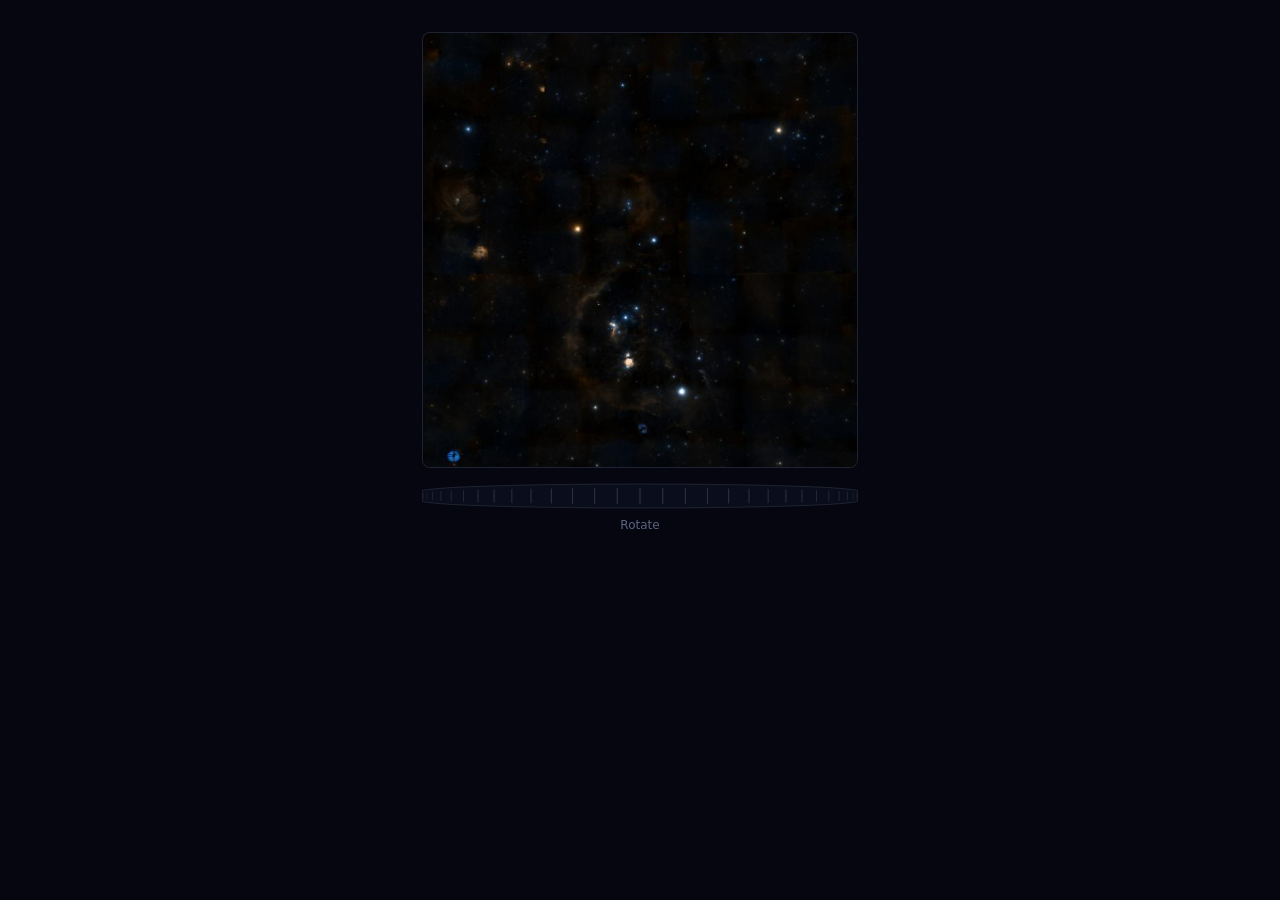
<file: ui/rotate-control.html>
<!DOCTYPE html>
<html lang="en">
<head>
  <meta charset="UTF-8">
  <meta name="viewport" content="width=device-width, initial-scale=1.0">
  <title>Rotate Control</title>
  <style>
    :root {
      --bg: #05060f;
      --card: #0c0f1e;
      --border: rgba(255, 255, 255, 0.08);
      --accent: #5b8af5;
      --text: #d8e2ff;
      --dim: #5a6480;
    }
    * { box-sizing: border-box; margin: 0; padding: 0; }
    html, body {
      height: 100%;
      background: var(--bg);
      color: var(--text);
      font-family: system-ui, -apple-system, sans-serif;
    }
    body { padding: 32px; max-width: 500px; margin: 0 auto; }

    .preview {
      width: 100%;
      aspect-ratio: 1;
      background: var(--card);
      border: 1px solid var(--border);
      border-radius: 8px;
      overflow: hidden;
      display: flex;
      align-items: center;
      justify-content: center;
      margin-bottom: 12px;
    }

    .preview img {
      width: 100%;
      height: 100%;
      object-fit: cover;
      transition: transform 0.05s linear;
    }

    .angle-readout {
      text-align: center;
      font-size: .75rem;
      color: var(--dim);
      margin-top: 6px;
    }

    /* ── Dial ─────────────────────────────────────── */

    .dial-wrap {
      width: 100%;
      height: 32px;
      position: relative;
      cursor: ew-resize;
      user-select: none;
      overflow: hidden;
    }

    .dial-track {
      position: absolute;
      top: 0;
      left: 0;
      width: 100%;
      height: 100%;
    }

    /* Center tick — drawn on canvas now */
  </style>
</head>
<body>

<div class="preview">
  <img id="img" src="../img/Ori.jpg" alt="Preview">
</div>

<div class="dial-wrap" id="dial">
  <canvas class="dial-track" id="dial-canvas"></canvas>
</div>

<div class="angle-readout" id="readout">0.0°</div>

<script>
const img = document.getElementById('img');
const readout = document.getElementById('readout');
const dial = document.getElementById('dial');
const canvas = document.getElementById('dial-canvas');
const ctx = canvas.getContext('2d');

let angle = 0; // degrees

function resize() {
  const rect = dial.getBoundingClientRect();
  canvas.width = rect.width * devicePixelRatio;
  canvas.height = rect.height * devicePixelRatio;
  canvas.style.width = rect.width + 'px';
  canvas.style.height = rect.height + 'px';
  drawDial();
}

function drawDial() {
  const W = canvas.width;
  const H = canvas.height;
  ctx.clearRect(0, 0, W, H);

  // Draw bumps/ticks as if viewing a cylindrical dial edge-on.
  // Ticks are evenly spaced in angle on the cylinder, but projected
  // with foreshortening: x = center + R * sin(theta), so ticks bunch
  // toward the edges.

  const cx = W / 2;
  const cy = H / 2;
  const R = W / 2;  // cylinder "radius" in pixels = half the strip width

  // ── Barrel outline: top/bottom edges follow cosine curve ──
  const steps = 64;
  ctx.beginPath();
  for (let i = 0; i <= steps; i++) {
    const t = i / steps;            // 0..1 across width
    const theta = (t - 0.5) * Math.PI; // -π/2..π/2
    const facing = Math.cos(theta);
    const halfH = H * 0.15 + H * 0.225 * facing;
    const x = cx + R * Math.sin(theta);
    if (i === 0) ctx.moveTo(x, cy - halfH);
    else ctx.lineTo(x, cy - halfH);
  }
  for (let i = steps; i >= 0; i--) {
    const t = i / steps;
    const theta = (t - 0.5) * Math.PI;
    const facing = Math.cos(theta);
    const halfH = H * 0.15 + H * 0.225 * facing;
    const x = cx + R * Math.sin(theta);
    ctx.lineTo(x, cy + halfH);
  }
  ctx.closePath();
  ctx.fillStyle = 'rgba(12, 15, 30, 0.8)';
  ctx.fill();
  ctx.strokeStyle = 'rgba(200, 216, 255, 0.12)';
  ctx.lineWidth = 1 * devicePixelRatio;
  ctx.stroke();

  // ── Ticks ──
  const tickSpacing = 6; // degrees between ticks on the cylinder
  const offsetDeg = -(angle % tickSpacing);

  const visibleArc = 180;
  const startDeg = -visibleArc / 2;
  const endDeg = visibleArc / 2;

  for (let deg = startDeg - tickSpacing; deg <= endDeg + tickSpacing; deg += tickSpacing) {
    const adjDeg = deg - offsetDeg;
    const rad = adjDeg * Math.PI / 180;
    const x = cx + R * Math.sin(rad);

    const facing = Math.cos(rad);
    if (facing <= 0) continue;

    const tickH = H * 0.09 + H * 0.16 * facing;
    const alpha = 0.06 + 0.15 * facing;

    const tickW = 1 * devicePixelRatio;

    ctx.fillStyle = `rgba(200, 216, 255, ${alpha})`;
    ctx.fillRect(x - tickW / 2, cy - tickH, tickW, tickH * 2);
  }

}

function updateAngle(deg) {
  angle = deg;
  // Normalize to -180..180 for display
  let display = ((angle % 360) + 540) % 360 - 180;
  readout.textContent = dragging ? display.toFixed(1) + '°' : 'Rotate';
  img.style.transform = `rotate(${angle}deg)`;
  drawDial();
}

// ── Drag interaction ────────────────────────────

let dragging = false;
let dragStartX = 0;
let dragStartAngle = 0;

dial.addEventListener('pointerdown', e => {
  dragging = true;
  dragStartX = e.clientX;
  dragStartAngle = angle;
  dial.setPointerCapture(e.pointerId);
});

window.addEventListener('pointermove', e => {
  if (!dragging) return;
  const dx = e.clientX - dragStartX;
  const sensitivity = 0.5; // degrees per pixel
  updateAngle(dragStartAngle + dx * sensitivity);
});

window.addEventListener('pointerup', () => {
  dragging = false;
  readout.textContent = 'Rotate';
  drawDial();
});

// ── Init ────────────────────────────────────────

resize();
window.addEventListener('resize', resize);
updateAngle(0);
readout.textContent = 'Rotate';
</script>
</body>
</html>
</file>
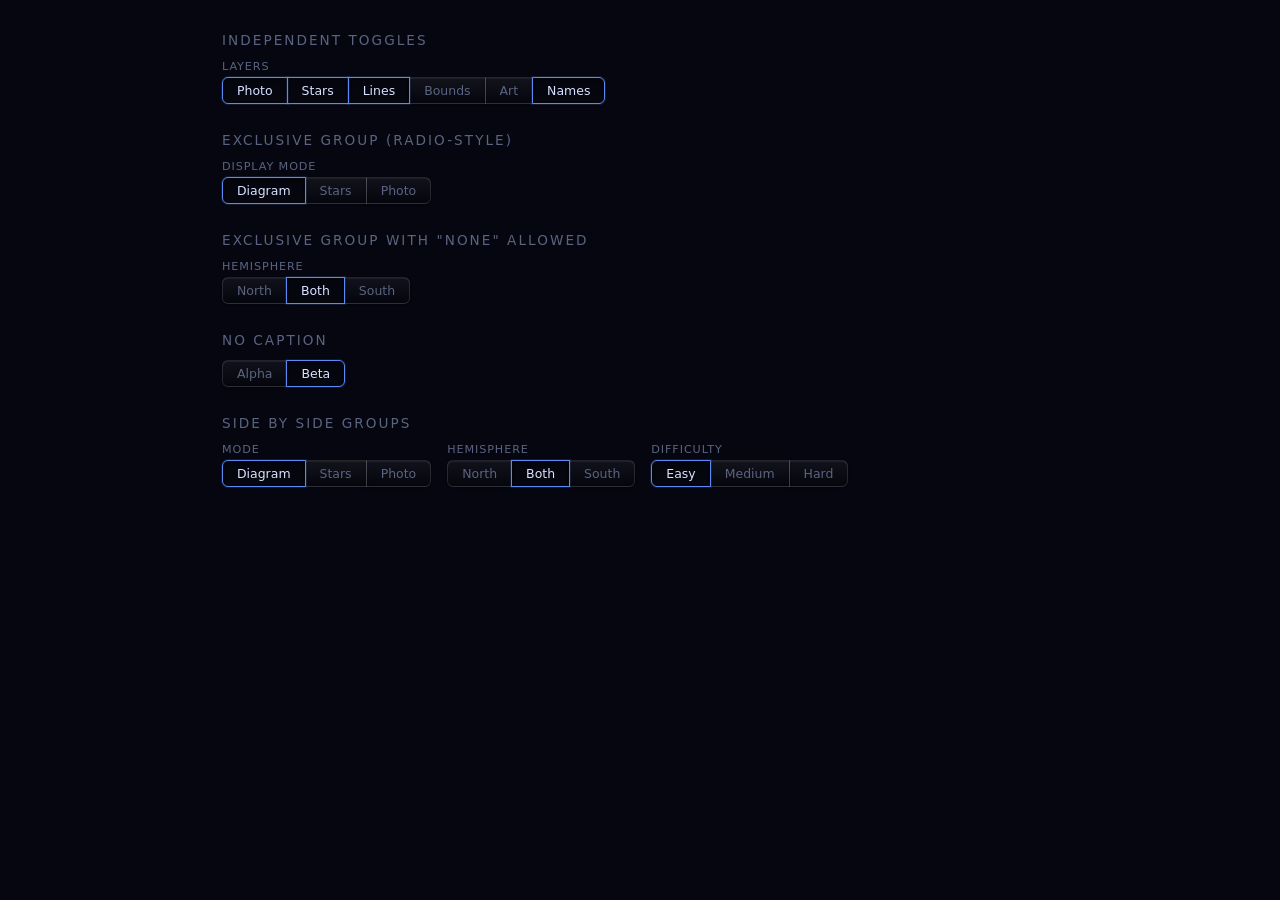
<file: ui/toggle-buttons.html>
<!DOCTYPE html>
<html lang="en">
<head>
  <meta charset="UTF-8">
  <meta name="viewport" content="width=device-width, initial-scale=1.0">
  <title>Toggle Buttons</title>
  <style>
    :root {
      --bg: #05060f;
      --card: #0c0f1e;
      --border: rgba(255, 255, 255, 0.08);
      --accent: #5b8af5;
      --text: #d8e2ff;
      --dim: #5a6480;
    }
    * { box-sizing: border-box; margin: 0; padding: 0; }
    html, body {
      height: 100%;
      background: var(--bg);
      color: var(--text);
      font-family: system-ui, -apple-system, sans-serif;
    }
    body { padding: 32px; max-width: 900px; margin: 0 auto; }
    h2 { font-size: .85rem; font-weight: 300; letter-spacing: .15em;
         text-transform: uppercase; color: var(--dim); margin: 28px 0 12px; }
    h2:first-child { margin-top: 0; }

    /* ── Toggle Button ─────────────────────────────── */

    .toggle-group {
      display: inline-block;
    }

    .toggle-group-buttons {
      display: flex;
      flex-wrap: wrap;
    }

    .toggle-group-buttons .toggle-btn {
      border-radius: 0;
      margin-left: -1px;
    }
    .toggle-group-buttons .toggle-btn:first-child {
      border-radius: 6px 0 0 6px;
      margin-left: 0;
    }
    .toggle-group-buttons .toggle-btn:last-child {
      border-radius: 0 6px 6px 0;
    }
    .toggle-group-buttons .toggle-btn:first-child:last-child {
      border-radius: 6px;
    }
    .toggle-group-buttons .toggle-btn[aria-pressed="true"] {
      z-index: 1;
    }

    .toggle-group-caption {
      display: block;
      font-size: .7rem;
      letter-spacing: .08em;
      text-transform: uppercase;
      color: var(--dim);
      margin-bottom: 4px;
    }

    .toggle-btn {
      appearance: none;
      -webkit-appearance: none;
      border: 1px solid rgba(255, 255, 255, 0.12);
      background: linear-gradient(180deg, rgba(255,255,255,0.05) 0%, rgba(0,0,0,0.1) 100%);
      color: var(--dim);
      font-family: inherit;
      font-size: .78rem;
      padding: 5px 14px;
      border-radius: 6px;  /* default for standalone; overridden in groups */
      cursor: pointer;
      user-select: none;
      transition: all 0.1s ease;
      position: relative;
      box-shadow:
        0 1px 2px rgba(0,0,0,0.3),
        inset 0 1px 0 rgba(255,255,255,0.06);
    }

    .toggle-btn:hover {
      border-color: rgba(255, 255, 255, 0.25);
      color: var(--text);
    }

    .toggle-btn[aria-pressed="true"] {
      background: linear-gradient(180deg, rgba(0,0,0,0.15) 0%, rgba(0,0,0,0.05) 100%);
      border-color: var(--accent);
      color: var(--text);
      box-shadow:
        inset 0 1px 3px rgba(0,0,0,0.4),
        0 0 0 1px rgba(91, 138, 245, 0.15);
    }

    .toggle-btn:active {
      transform: translateY(0.5px);
      box-shadow: inset 0 1px 3px rgba(0,0,0,0.4);
    }
  </style>
</head>
<body>

<h2>Independent toggles</h2>
<div class="toggle-group" id="layers">
  <span class="toggle-group-caption">Layers</span>
</div>

<h2>Exclusive group (radio-style)</h2>
<div class="toggle-group" id="mode">
  <span class="toggle-group-caption">Display mode</span>
</div>

<h2>Exclusive group with "none" allowed</h2>
<div class="toggle-group" id="filter">
  <span class="toggle-group-caption">Hemisphere</span>
</div>

<h2>No caption</h2>
<div class="toggle-group" id="nocap"></div>

<h2>Side by side groups</h2>
<div style="display:flex; gap:16px; flex-wrap:wrap; align-items:start;">
  <div class="toggle-group" id="sbs-mode"></div>
  <div class="toggle-group" id="sbs-hem"></div>
  <div class="toggle-group" id="sbs-diff"></div>
</div>

<script>
// ── Toggle Button API ─────────────────────────────

function createToggleGroup(container, options = {}) {
  // options:
  //   exclusive: boolean — only one can be on at a time (default false)
  //   allowNone: boolean — in exclusive mode, clicking active button deselects it (default false)
  //   caption: string — optional caption above buttons
  //   buttons: [{ label, value, on }] — button definitions
  //   onChange: (value, on, allValues) => void

  const { exclusive = false, allowNone = false, caption, buttons = [], onChange } = options;

  container.innerHTML = '';
  if (caption) {
    const cap = document.createElement('span');
    cap.className = 'toggle-group-caption';
    cap.textContent = caption;
    container.appendChild(cap);
  }

  const btnWrap = document.createElement('div');
  btnWrap.className = 'toggle-group-buttons';
  container.appendChild(btnWrap);

  const btnEls = [];

  function getValues() {
    return btnEls
      .filter(b => b.getAttribute('aria-pressed') === 'true')
      .map(b => b.dataset.value);
  }

  for (const def of buttons) {
    const btn = document.createElement('button');
    btn.className = 'toggle-btn';
    btn.textContent = def.label;
    btn.dataset.value = def.value ?? def.label;
    btn.setAttribute('aria-pressed', def.on ? 'true' : 'false');

    btn.addEventListener('click', () => {
      const wasOn = btn.getAttribute('aria-pressed') === 'true';

      if (exclusive) {
        if (wasOn && allowNone) {
          btn.setAttribute('aria-pressed', 'false');
        } else if (!wasOn) {
          btnEls.forEach(b => b.setAttribute('aria-pressed', 'false'));
          btn.setAttribute('aria-pressed', 'true');
        }
        // wasOn && !allowNone → do nothing
      } else {
        btn.setAttribute('aria-pressed', wasOn ? 'false' : 'true');
      }

      if (onChange) {
        const isOn = btn.getAttribute('aria-pressed') === 'true';
        onChange(btn.dataset.value, isOn, getValues());
      }
    });

    btnEls.push(btn);
    btnWrap.appendChild(btn);
  }

  return {
    getValues,
    setValue(value, on) {
      const btn = btnEls.find(b => b.dataset.value === value);
      if (!btn) return;
      if (exclusive && on) {
        btnEls.forEach(b => b.setAttribute('aria-pressed', 'false'));
      }
      btn.setAttribute('aria-pressed', on ? 'true' : 'false');
    },
    getButtons() { return btnEls; },
  };
}

// ── Demo ──────────────────────────────────────────

createToggleGroup(document.getElementById('layers'), {
  caption: 'Layers',
  buttons: [
    { label: 'Photo', on: true },
    { label: 'Stars', on: true },
    { label: 'Lines', on: true },
    { label: 'Bounds', on: false },
    { label: 'Art', on: false },
    { label: 'Names', on: true },
  ],
  onChange: (val, on, all) => console.log('layers:', val, on, 'active:', all),
});

createToggleGroup(document.getElementById('mode'), {
  exclusive: true,
  caption: 'Display mode',
  buttons: [
    { label: 'Diagram', value: 'diagram', on: true },
    { label: 'Stars', value: 'stars' },
    { label: 'Photo', value: 'photo' },
  ],
  onChange: (val, on, all) => console.log('mode:', val, on, 'active:', all),
});

createToggleGroup(document.getElementById('filter'), {
  exclusive: true,
  allowNone: true,
  caption: 'Hemisphere',
  buttons: [
    { label: 'North', value: 'N' },
    { label: 'Both', value: 'B', on: true },
    { label: 'South', value: 'S' },
  ],
  onChange: (val, on, all) => console.log('filter:', val, on, 'active:', all),
});

createToggleGroup(document.getElementById('nocap'), {
  buttons: [
    { label: 'Alpha', on: false },
    { label: 'Beta', on: true },
  ],
  onChange: (val, on, all) => console.log('nocap:', val, on, 'active:', all),
});

// Side by side
createToggleGroup(document.getElementById('sbs-mode'), {
  exclusive: true,
  caption: 'Mode',
  buttons: [
    { label: 'Diagram', on: true },
    { label: 'Stars' },
    { label: 'Photo' },
  ],
});

createToggleGroup(document.getElementById('sbs-hem'), {
  exclusive: true,
  caption: 'Hemisphere',
  buttons: [
    { label: 'North' },
    { label: 'Both', on: true },
    { label: 'South' },
  ],
});

createToggleGroup(document.getElementById('sbs-diff'), {
  exclusive: true,
  caption: 'Difficulty',
  buttons: [
    { label: 'Easy', on: true },
    { label: 'Medium' },
    { label: 'Hard' },
  ],
});
</script>
</body>
</html>
</file>
<file: css/base.css>
* {
  margin: 0;
  padding: 0;
  box-sizing: border-box
}

:root {
  --bg: #05060f;
  --card: #0c0f1e;
  --border: rgba(255, 255, 255, 0.08);
  --accent: #5b8af5;
  --accent2: #a456f7;
  --text: #d8e2ff;
  --dim: #5a6480;
  /* The reveal caption, one step up from --dim. --dim measures 3.43:1 on --bg and
     fails WCAG AA 1.4.3, which wants 4.5:1 for normal text — and the caption is the
     richest teaching surface in the app, plausibly read outdoors at night on a dimmed
     phone, where contrast sensitivity is worse than the threshold assumes (#65).
     #7c86a4 measures 5.58:1. Deliberately its own token rather than a change to --dim:
     --dim also carries hints and chrome all over the app, and this ticket is about the
     sentence a learner reads after answering. test/caption-contrast.js holds the bar. */
  --caption: #7c86a4;
  --ok: #22c55e;
  --err: #ef4444;
}

html,
body {
  height: 100%;
  background: var(--bg);
  color: var(--text);
  font-family: system-ui, -apple-system, sans-serif
}

#app {
  max-width: 680px;
  margin: 0 auto;
  height: 100%;
  display: flex;
  flex-direction: column;
  padding: 12px
}

.screen {
  display: none;
  flex-direction: column;
  flex: 1;
  min-height: 0
}

.screen.active {
  display: flex
}

.screen-body {
  flex: 1;
  min-height: 0;
  display: flex;
  flex-direction: column;
  gap: 12px
}

.screen-ftr {
  flex-shrink: 0;
  padding: 8px 0 4px;
  min-height: 48px
}

.btn-go {
  align-self: center;
  padding: 14px 40px;
  background: linear-gradient(135deg, var(--accent), var(--accent2));
  color: #fff;
  border: none;
  border-radius: 12px;
  font-size: 1rem;
  cursor: pointer;
  letter-spacing: .06em;
  transition: opacity .2s
}

.btn-go:hover {
  opacity: .85
}

/* ── Constellation info modal ── */
.modal-overlay {
  position: fixed;
  inset: 0;
  background: rgba(0,0,0,.72);
  z-index: 200;
  display: flex;
  align-items: center;
  justify-content: center;
  padding: 20px
}

.modal-card {
  background: var(--card);
  border: 1px solid var(--border);
  border-radius: 16px;
  max-width: 480px;
  width: 100%;
  padding: 28px 24px 20px;
  position: relative
}

.modal-close {
  position: absolute;
  top: 14px;
  right: 16px;
  background: none;
  border: none;
  color: var(--dim);
  font-size: 1.1rem;
  cursor: pointer;
  padding: 4px 6px;
  line-height: 1
}

.modal-close:hover { color: var(--text) }

.modal-head {
  display: flex;
  align-items: center;
  gap: 14px;
  margin-bottom: 14px;
  padding-right: 24px
}

.modal-glyph {
  flex-shrink: 0;
  width: 64px;
  height: 64px
}

.modal-title {
  font-size: 1.35rem;
  font-weight: 400;
  letter-spacing: .1em;
  color: #b0ccff
}

.modal-body {
  font-size: .9rem;
  line-height: 1.65;
  color: var(--text);
  min-height: 60px
}

.modal-actions {
  display: flex;
  align-items: center;
  gap: 14px;
  margin-top: 20px;
  flex-wrap: wrap
}

.modal-guide-link {
  color: var(--accent);
  font-size: .85rem;
  text-decoration: none;
  cursor: pointer
}

.modal-guide-link:hover { text-decoration: underline }

.modal-explore-btn {
  margin-left: auto;
  padding: 8px 18px;
  background: linear-gradient(135deg, var(--accent), var(--accent2));
  color: #fff;
  border: none;
  border-radius: 10px;
  font-size: .88rem;
  cursor: pointer;
  transition: opacity .2s
}

.modal-explore-btn:hover { opacity: .85 }
</file>
<file: css/quiz.css>
/* the identify screen (the file keeps its name — see #78 decision 1) */
#identify-breadcrumb { font-size: .8rem; color: var(--dim); padding: 2px 0 6px }
#identify-breadcrumb a { color: var(--accent); text-decoration: none }
#identify-breadcrumb a:hover { text-decoration: underline }
#identify-breadcrumb span { color: var(--text) }

.hud {
  display: flex;
  justify-content: space-between;
  align-items: center;
  font-size: .82rem;
  color: var(--dim)
}

.hud-score {
  color: #a8bfff;
  font-weight: 500
}

.btn-quit {
  padding: 3px 10px;
  border: 1px solid var(--border);
  background: transparent;
  color: var(--dim);
  border-radius: 6px;
  cursor: pointer;
  font-size: .75rem;
  transition: all .18s
}

.btn-quit:hover {
  border-color: var(--err);
  color: #fca5a5
}

.prog-wrap {
  height: 3px;
  background: rgba(255, 255, 255, .08);
  border-radius: 2px;
  margin-top: 6px
}

.prog-fill {
  height: 100%;
  border-radius: 2px;
  background: linear-gradient(90deg, var(--accent), var(--accent2));
  transition: width .35s
}

/* The panel's host is a mounting point, not a layout box: the picture area the
   component builds has to be the flex child of the screen body, exactly as the markup
   it replaced was. */
#identify-picture { display: contents; }

.con-canvas-area {
  position: relative;
  /* Cap the circle's height (basis) so it can't spread on tall windows; grow:0 keeps it
     from filling, shrink:1 + min-height:0 still lets it shrink on short windows. (#16) */
  flex: 0 1 540px;
  min-height: 0;
  margin-top: 12px;   /* breathing room below the progress bar (#36) */
  display: flex;
  align-items: center;
  justify-content: center;
  container-type: size;
}

/* Tall-window (#16): center the quiz block (header/circle/answers/nav) as one group so
   the buttons stop hugging the bottom. Body must not grow, else it eats the free space;
   `safe` center falls back to top-aligned (no clipping) when content exceeds a short window. */
#screen-identify { justify-content: safe center; }
#screen-identify .screen-body { flex: 0 1 auto; }
.con-canvas-wrap {
  border-radius: 14px;
  overflow: hidden;
  border: 1px solid var(--border);
  background: #010208;
  position: relative;
  /* Largest square that fits the area in ANY window shape: cqmin = the smaller
     of the area's width/height. Avoids the tall-window oval that height:100% +
     aspect-ratio + max-width produced (a max-* clamp breaks the aspect ratio). */
  width: 100cqmin;
  height: 100cqmin;
  box-shadow: 0 0 15px rgba(80,130,220,0.3);
}

canvas {
  display: block;
  width: 100%;
  height: 100%
}

.con-photo-box {
  display: none;
  position: absolute;
  inset: 0;
  background: #010208;
  align-items: center;
  justify-content: center;
  flex-direction: column;
  gap: 12px
}

.con-photo-box.show {
  display: flex
}

.con-photo {
  width: 100%;
  height: 100%;
  object-fit: cover;
  display: none;
  border-radius: inherit
}

.con-photo.show {
  display: block
}

.con-photo-msg {
  color: var(--dim);
  font-size: .82rem;
  text-align: center;
  padding: 0 20px
}

/* q-label and reveal-controls share the same slot; no layout shift on reveal */
#identify-label-area {
  display: grid;
  align-items: center;
  justify-items: center;
  padding: 5px 0
}

#identify-label-area > * {
  grid-column: 1;
  grid-row: 1
}

.q-label {
  margin: 0;
  text-align: center;
  color: var(--dim);
  font-size: .8rem;
  letter-spacing: .1em
}

#identify-label-area:has(.con-toggles.show) .q-label {
  visibility: hidden
}

.ans-grid {
  display: grid;
  grid-template-columns: 1fr 1fr;
  gap: 10px
}

.ans-btn {
  padding: 9px 10px;
  border: 1px solid var(--border);
  background: var(--card);
  color: var(--text);
  border-radius: 10px;
  cursor: pointer;
  font-size: .88rem;
  text-align: center;
  transition: all .18s
}

.ans-btn:hover:not(:disabled) {
  border-color: var(--accent);
  background: rgba(91, 138, 245, .1)
}

.ans-btn:disabled {
  cursor: default
}

.ans-btn.ok {
  border-color: var(--ok) !important;
  background: rgba(34, 197, 94, .14) !important;
  color: #86efac !important
}

.ans-btn.err {
  border-color: var(--err) !important;
  background: rgba(239, 68, 68, .14) !important;
  color: #fca5a5 !important
}

#feedback {
  text-align: center;
  min-height: 22px;
  font-size: .88rem;
  color: var(--caption)
}

/* The link carries the app's link colour rather than inheriting the caption's, so it
   is not identified by its underline alone (#65). Same colour the breadcrumbs use —
   additive emphasis, nothing moves, and the underline stays. */
#feedback a {
  color: var(--accent);
  text-decoration: underline;
  text-underline-offset: 2px
}

#feedback a:hover {
  color: var(--text)
}

.btn-next {
  align-self: center;
  padding: 8px 28px;
  border: 1px solid var(--accent);
  background: rgba(91, 138, 245, .12);
  color: #b0ccff;
  border-radius: 10px;
  cursor: pointer;
  font-size: .9rem;
  transition: all .18s;
  visibility: hidden
}

.btn-next.show {
  visibility: visible
}

.btn-next:hover {
  background: rgba(91, 138, 245, .22)
}

.nav-row {
  display: flex;
  justify-content: space-between;
  align-items: center
}

.btn-prev {
  padding: 8px 20px;
  border: 1px solid var(--border);
  background: transparent;
  color: var(--dim);
  border-radius: 10px;
  cursor: pointer;
  font-size: .9rem;
  transition: all .18s;
  visibility: hidden
}

.btn-prev.show {
  visibility: visible
}

.btn-prev:hover {
  border-color: var(--dim);
  color: var(--text)
}

.con-toggles {
  visibility: hidden;
  pointer-events: none
}

.con-toggles.show {
  visibility: visible;
  pointer-events: auto
}

.rev-chk {
  display: flex;
  align-items: center;
  gap: 5px;
  font-size: .82rem;
  color: var(--dim);
  cursor: pointer;
  user-select: none
}

.rev-chk input {
  accent-color: var(--accent);
  cursor: pointer;
  width: 13px;
  height: 13px
}

/* autocomplete answer area */
#autocomplete-area { display:flex; flex-direction:column; gap:6px; }
#autocomplete-input-row { display:flex; gap:8px; align-items:center; justify-content:center; }
#identify-autocomplete-input {
  width:280px; background:var(--bg); color:var(--text); border:1px solid var(--border);
  border-radius:8px; padding:9px 12px; font-size:.88rem;
}
#identify-autocomplete-input:focus { outline:none; border-color:var(--accent); }
#autocomplete-msg { font-size:.8rem; color:var(--err); min-height:1.2em; }
#identify-autocomplete-submit {
  flex-shrink:0; padding:9px 18px; border:1px solid var(--accent);
  background:rgba(91,138,245,.12); color:#b0ccff; border-radius:10px;
  cursor:pointer; font-size:.88rem; transition:all .18s;
}
#identify-autocomplete-submit:hover { background:rgba(91,138,245,.22); }

/* mastered result state */
.result-wrap.mastered .result-grade { color:#ffd700; font-size:1.6rem; }
.result-wrap.mastered .result-stars { letter-spacing:.25em; }

/* results */
.result-wrap {
  text-align: center;
  padding: 20px 0;
  flex-shrink: 0     /* keep the score/★ block sized; only #result-progress absorbs a short window */
}

.result-num {
  font-size: 3.5rem;
  font-weight: 200;
  color: #a8bfff;
  letter-spacing: .04em
}

.result-sub {
  color: var(--dim);
  margin-top: 4px
}

.result-grade {
  font-size: 1.3rem;
  margin-top: 16px;
  letter-spacing: .06em
}

.result-stars {
  font-size: 2rem;
  margin-top: 8px;
  letter-spacing: .15em
}

/* Practiced-this-lesson chart: its own scroll area so a lesson touching many
   constellations can't push the result buttons off a short screen. Content-sized under a
   42vh cap (so it never dominates a tall window); shrinks-and-scrolls when a short window
   would otherwise overflow — flex-grow stays 0 so a few cards don't leave a gap. */
#result-progress {
  flex: 0 1 auto;
  min-height: 0;
  overflow-y: auto;
  max-height: 42vh;
  width: 100%;
  max-width: 640px;
  margin: 0 auto;
  display: flex;
  flex-direction: column;
  gap: 8px;
}
.result-progress-label {
  font-size: .72rem;
  letter-spacing: .12em;
  text-transform: uppercase;
  color: var(--dim);
}

/* Keep the result buttons pinned and reachable even when the chart scrolls. */
#result-btns { flex-shrink: 0; }

.btn-again {
  align-self: center;
  padding: 13px 32px;
  background: linear-gradient(135deg, var(--accent), var(--accent2));
  color: #fff;
  border: none;
  border-radius: 12px;
  font-size: .95rem;
  cursor: pointer;
  transition: opacity .2s
}

.btn-again:hover {
  opacity: .85
}

.btn-settings {
  align-self: center;
  padding: 12px 28px;
  border: 1px solid var(--accent);
  background: rgba(91, 138, 245, .1);
  color: #b0ccff;
  border-radius: 12px;
  font-size: .95rem;
  cursor: pointer;
  transition: all .18s
}

.btn-settings:hover {
  background: rgba(91, 138, 245, .2)
}
</file>
<file: css/components.css>
/* ── Toggle Button ─────────────────────────────── */

.toggle-group {
  display: inline-block;
}

.toggle-group-buttons {
  display: flex;
  flex-wrap: wrap;
}

.toggle-group-buttons .toggle-btn {
  border-radius: 0;
  margin-left: -1px;
}
.toggle-group-buttons .toggle-btn:first-child {
  border-radius: 6px 0 0 6px;
  margin-left: 0;
}
.toggle-group-buttons .toggle-btn:last-child {
  border-radius: 0 6px 6px 0;
}
.toggle-group-buttons .toggle-btn:first-child:last-child {
  border-radius: 6px;
}
.toggle-group-buttons .toggle-btn[aria-pressed="true"] {
  z-index: 1;
}

.toggle-group-caption {
  display: block;
  font-size: .7rem;
  letter-spacing: .08em;
  text-transform: uppercase;
  color: var(--dim);
  margin-bottom: 4px;
}

.toggle-btn {
  appearance: none;
  -webkit-appearance: none;
  border: 1px solid rgba(255, 255, 255, 0.12);
  background: linear-gradient(180deg, rgba(255,255,255,0.05) 0%, rgba(0,0,0,0.1) 100%);
  color: var(--dim);
  font-family: inherit;
  font-size: .78rem;
  padding: 5px 14px;
  border-radius: 6px;
  cursor: pointer;
  user-select: none;
  transition: all 0.1s ease;
  position: relative;
  box-shadow:
    0 1px 2px rgba(0,0,0,0.3),
    inset 0 1px 0 rgba(255,255,255,0.06);
}

.toggle-btn:hover {
  border-color: rgba(255, 255, 255, 0.25);
  color: var(--text);
}

.toggle-btn[aria-pressed="true"] {
  background: linear-gradient(180deg, rgba(0,0,0,0.15) 0%, rgba(0,0,0,0.05) 100%);
  border-color: var(--accent);
  color: var(--text);
  box-shadow:
    inset 0 1px 3px rgba(0,0,0,0.4),
    0 0 0 1px rgba(91, 138, 245, 0.15);
}

.toggle-btn:active {
  transform: translateY(0.5px);
  box-shadow: inset 0 1px 3px rgba(0,0,0,0.4);
}

/* ── Rotate Dial ──────────────────────────────── */

.dial-wrap {
  width: 50%;
  margin: 0 auto;
  height: 32px;
  position: relative;
  cursor: ew-resize;
  user-select: none;
  overflow: hidden;
}

.dial-track {
  position: absolute;
  top: 0;
  left: 0;
  width: 100%;
  height: 100%;
}
</file>
<file: css/explore.css>
.explore-hdr {
  display: flex;
  align-items: center;
  justify-content: space-between
}

.explore-layers {
  display: flex;
  gap: 12px;
  justify-content: center;
  flex-wrap: wrap;
  align-items: start;
}

.dial-group {
  display: flex;
  flex-direction: column;
  align-items: center;
}

.angle-readout {
  text-align: center;
  font-size: .75rem;
  color: var(--dim);
  line-height: 1;
}

#explore-area {
  position: relative;
  /* Cap the star view like the quiz circle so it doesn't stretch to fill a tall window;
     shrink:1 + min-height:0 still lets it shrink on short ones. (#16) */
  flex: 0 1 540px;
  min-height: 0;
  display: flex;
  align-items: stretch;
  justify-content: center;
  overflow: hidden;
  border-radius: 14px;
  box-shadow: 0 0 15px rgba(80,130,220,0.3);
}

/* Tall-window (#16): center the explorer block as a group, same as the quiz screen. */
#screen-explore { justify-content: safe center; }
#screen-explore .screen-body { flex: 0 1 auto; }
#explore-wrap {
  position: relative;
  border-radius: 14px;
  overflow: hidden;
  border: 1px solid var(--border);
  background: #010208;
  cursor: grab;
  width: 100%;
}
#annotation-canvas {
  position: absolute;
  inset: 0;
  width: 100%;
  height: 100%;
  pointer-events: none;
}
#explore-gl-canvas, #explore-canvas {
  position: absolute;
  top: 0; left: 0;
  display: block;
}
#explore-art-credit { position:absolute; bottom:6px; right:8px; font-size:.65rem;
                      color:rgba(255,255,255,0.35); pointer-events:none; }

#explore-wrap.dragging {
  cursor: grabbing
}

#explore-quiz-bar {
  padding: 4px 0 2px;
  /* Reserve the answered-state height (prompt + feedback + reveal controls) up front so the
     reveal controls appearing on answer don't push the star view — the stars stay put. (#16) */
  min-height: 76px
}
#eq-label-area {
  display: grid;
  align-items: center;
  justify-items: center;
  padding: 5px 0
}
#eq-label-area > * {
  grid-column: 1;
  grid-row: 1
}
#eq-label-area.answered #eq-prompt {
  visibility: hidden
}
#eq-feedback {
  margin: 0;
  text-align: center;
  font-size: .88rem;
  color: var(--caption)
}
#eq-reveal-controls {
  display: flex;
  flex-direction: row;
  gap: 18px;
  align-items: center;
  justify-content: center;
  padding: 4px 0 2px
}
/* Not `inherit`: the answered caption is recoloured green or red, so inheriting made
   the one link on the screen the same colour as the sentence around it (#65). */
#eq-feedback a { color: var(--accent); text-decoration: underline; text-underline-offset: 2px }
#eq-feedback a:hover { color: var(--text) }
#eq-feedback.correct { color: #6f8 }
#eq-feedback.wrong { color: #f88 }
.find-breadcrumb { font-size: .8rem; color: var(--dim) }
.find-breadcrumb a { color: var(--accent); text-decoration: none }
.find-breadcrumb a:hover { text-decoration: underline }
.find-breadcrumb span { color: var(--text) }
#explore-search { display:flex; gap:4px; align-items:center; }
#explore-search-input { background:var(--bg); color:var(--text); border:1px solid var(--border);
                        border-radius:8px; padding:5px 8px; font-size:.8rem; width:150px; }
#explore-search-go { padding:5px 10px; border:1px solid var(--border); background:transparent;
                     color:var(--text); border-radius:8px; cursor:pointer; font-size:.8rem; }
#explore-search-go:hover { border-color:var(--accent); color:var(--accent); }
#find-help-btn {
  padding: 8px 20px;
  border: 1px solid var(--border);
  background: transparent;
  color: var(--dim);
  border-radius: 8px;
  cursor: pointer;
  font-size: .85rem;
  display: none;
}
#find-help-btn:hover { border-color: var(--dim); color: var(--text); }

#find-guide-overlay {
  padding: 8px 12px 6px;
}
#fg-info-row {
  display: flex;
  align-items: center;
  justify-content: space-between;
  margin-bottom: 5px;
}
#fg-step-row { display: flex; align-items: center; gap: 6px; }
#fg-step-dots { display: flex; gap: 4px; }
.fg-dot {
  width: 7px; height: 7px; border-radius: 50%;
  background: rgba(91,138,245,.2);
}
.fg-dot.done   { background: rgba(91,138,245,.45); }
.fg-dot.active { background: var(--accent); }
#fg-step-count { font-size: .72rem; color: var(--dim); }
#fg-back-btn {
  /* The exit names its destination (#66), so its width is content and the longest
     constellation name is the worst case: "← Back to Triangulum Australe" measures
     187px against a 390px phone. It fits — these two lines are what keep it fitting
     rather than wrapping or being squeezed by the step dots beside it. */
  white-space: nowrap;
  flex-shrink: 0;
  padding: 3px 10px;
  border: 1px solid var(--border);
  background: transparent;
  color: var(--dim);
  border-radius: 6px;
  cursor: pointer;
  font-size: .75rem;
}
#fg-back-btn:hover { border-color: var(--accent); color: var(--accent); }
#fg-caption-label {
  font-size: .85rem; font-weight: 600;
  color: var(--text); margin-bottom: 2px;
}
#fg-caption-text {
  font-size: .8rem; color: var(--dim);
  line-height: 1.45; margin: 0 0 6px;
}
#fg-nav-row {
  display: flex;
  justify-content: space-between;
  align-items: center;
}
#fg-btn-prev, #fg-btn-next {
  padding: 7px 22px;
  border: 1px solid var(--accent);
  background: rgba(91,138,245,.12);
  color: #b0ccff;
  border-radius: 10px;
  cursor: pointer;
  font-size: .88rem;
  transition: all .18s;
}
#fg-btn-prev:hover, #fg-btn-next:hover { background: rgba(91,138,245,.22); }
#fg-btn-toggle-diag {
  padding: 5px 12px;
  border: 1px solid var(--border);
  background: transparent;
  color: var(--dim);
  border-radius: 8px;
  cursor: pointer;
  font-size: .78rem;
}
#fg-btn-toggle-diag:hover { border-color: var(--accent); color: var(--text); }
</file>
<file: css/course.css>
/* Course hero */
#course-hero { text-align:center; padding:8px 0 20px; }
#btn-continue { padding:13px 40px; background:linear-gradient(135deg,var(--accent),var(--accent2));
                color:#fff; border:none; border-radius:12px; font-size:1rem; cursor:pointer; }
#btn-continue:hover { opacity:.9; }
#course-progress-wrap { height:4px; background:var(--border); border-radius:2px;
                        margin:10px auto 4px; max-width:220px; }
#course-progress-bar { height:100%; background:var(--accent); border-radius:2px;
                       transition:width .4s; }
#course-progress-label { font-size:.78rem; color:var(--dim); }

/* Course map */
.course-header { text-align:center; padding:20px 0 8px; }
.course-header h1 { font-size:1.4rem; }
.con-canvas-wrap.con-circle { border-radius: 50%; }
.con-art-credit { position:absolute; bottom:6px; right:8px; font-size:.65rem;
              color:rgba(255,255,255,0.35); pointer-events:none;
              text-align:right; line-height:1.4; }
.viewer-row { display:flex; gap:8px; justify-content:center; margin-top:10px; }
#viewer-search { display:flex; gap:4px; align-items:center; }
#con-search-input { background:var(--bg); color:var(--text); border:1px solid var(--border);
                    border-radius:8px; padding:5px 10px; font-size:.85rem; width:180px; }
#btn-view { padding:6px 14px; border:1px solid var(--accent); color:var(--accent);
            background:transparent; border-radius:8px; cursor:pointer; font-size:.85rem; }
#btn-view:hover { background:var(--accent); color:#000; }
#btn-explore-free { padding:6px 14px; border:1px solid var(--border); color:var(--dim);
                    background:transparent; border-radius:8px; cursor:pointer; font-size:.85rem; }
#btn-explore-free:hover { border-color:var(--dim); color:var(--text); }

/* Course progress grid (folded in from the old progress.html): a legend, difficulty-band
   headers, the shared con-card grid (styled in css/progress.css), and a detail panel.
   #course-map scrolls on its own so the hero and reset button stay put. */
#course-legend { justify-content:center; margin:2px 0 10px; }
#course-map { flex:1; min-height:0; overflow-y:auto; }

.legend { display:flex; gap:14px; flex-wrap:wrap; font-size:.75rem;
          color:var(--dim); }
.legend span { display:flex; align-items:center; gap:5px; }
.legend .dot { width:10px; height:10px; border-radius:2px; flex-shrink:0; }
.legend .dot.passed { background:var(--ok); }
.legend .dot.seen   { background:var(--warn, #e8a400); }
.legend .dot.unseen { background:rgba(255,255,255,.12); }

.diff-header { font-size:.68rem; letter-spacing:.18em; text-transform:uppercase;
               color:var(--dim); padding:10px 0 4px; border-top:1px solid var(--border);
               margin-top:4px; }
.diff-header:first-child { border-top:none; margin-top:0; }

/* Cards are clickable on the course grid (they open the detail panel). */
#course-map .con-card { cursor:pointer; }
#course-map .con-card.active { border-color:var(--accent); }

/* Detail popover: anchored at the tapped card (issue #22). Placement — below vs.
   flipped above, and the horizontal clamp — is computed by popoverPosition in
   render.js; this only styles the box, its arrow, and the tier rows. */
.course-popover { position:fixed; width:320px; max-width:calc(100vw - 24px);
                  background:var(--card); border:1px solid rgba(91,138,245,.5);
                  border-radius:12px; box-shadow:0 12px 40px rgba(0,0,0,.6); z-index:80; }
.course-popover::before { content:''; position:absolute; top:-7px; left:var(--arrow, 24px);
                  width:12px; height:12px; background:var(--card); transform:rotate(45deg);
                  border-left:1px solid rgba(91,138,245,.5); border-top:1px solid rgba(91,138,245,.5); }
.course-popover.above::before { top:auto; bottom:-7px; border-left:none; border-top:none;
                  border-right:1px solid rgba(91,138,245,.5); border-bottom:1px solid rgba(91,138,245,.5); }
@keyframes cdp-pop { from { opacity:0; transform:translateY(-4px) scale(.98); } to { opacity:1; } }
@media (prefers-reduced-motion: no-preference) {
  .course-popover { animation:cdp-pop .16s ease-out; }
}
.cdp-head { display:flex; align-items:center; gap:10px; padding:10px 14px 8px; }
.con-glyph { flex-shrink:0; border-radius:6px; background:rgba(255,255,255,.02); }
.cdp-title { font-size:.95rem; font-weight:600; color:var(--text); }
.cdp-close { margin-left:auto; background:none; border:none; color:var(--dim);
             cursor:pointer; font-size:1rem; line-height:1; padding:4px; }
.cdp-close:hover { color:var(--text); }
.cdp-tiers { padding:2px 14px 12px; display:grid; gap:1px; }
.cdp-row { display:flex; align-items:center; gap:10px; padding:5px 6px; border-radius:6px; font-size:.82rem; }
.cdp-row.unseen { opacity:.5; }
.cdp-dot { width:9px; height:9px; border-radius:2px; flex-shrink:0; background:rgba(255,255,255,.12); }
.cdp-row.passed .cdp-dot { background:var(--ok); }
.cdp-row.seen   .cdp-dot { background:var(--warn, #e8a400); }
.cdp-name { color:var(--dim); flex:1; }
.cdp-row.passed .cdp-name { color:var(--text); }
.cdp-counts { color:var(--text); white-space:nowrap; font-size:.76rem; font-variant-numeric:tabular-nums; }
#identify-hdr-row { display:flex; align-items:center; justify-content:space-between; min-height:28px; }

/* ── The constellation viewer's own screen (issue #73) ──
   It used to be the quiz screen wearing a .viewer-mode class that hid the HUD, the
   progress bar, the answer grid and the nav row — a disguise four other flows had to
   remember to take off. Its header keeps the same shape as the quiz's: breadcrumb on
   the left, picker on the right. */
#view-hdr { padding-top:2px; }
#view-hdr-row { display:flex; align-items:center; justify-content:space-between;
                min-height:28px; gap:12px; flex-wrap:wrap; }
#view-picker { display:flex; gap:4px; align-items:center; }
#view-picker-input { background:var(--bg); color:var(--text); border:1px solid var(--border);
                     border-radius:8px; padding:5px 10px; font-size:.85rem; width:200px; }
#view-picker-go { padding:6px 14px; border:1px solid var(--accent); color:var(--accent);
                  background:transparent; border-radius:8px; cursor:pointer; font-size:.85rem; }
#view-picker-go:hover { background:var(--accent); color:#000; }
/* Mounting points, not boxes — the panel's picture must be the flex child. */
#view-picture { display:contents; }
#view-controls { display:flex; justify-content:center; padding:5px 0; }
#view-caption { text-align:center; padding:6px 0 10px; color:var(--caption); font-size:.85rem; }
/* The breadcrumb and the caption's info link — the way into the finding guide — carry
   the same styling they had while the viewer borrowed the quiz screen. Without these
   they fall back to the browser's default blue underline on a dark background. */
#view-breadcrumb { font-size:.8rem; color:var(--dim); padding:2px 0 6px; }
#view-breadcrumb a { color:var(--accent); text-decoration:none; }
#view-breadcrumb a:hover { text-decoration:underline; }
#view-breadcrumb span { color:var(--text); }
#view-caption a { color:var(--accent); text-decoration:underline; text-underline-offset:2px; }
#view-caption a:hover { color:var(--text); }
#screen-view { justify-content:safe center; }
#screen-view .screen-body { flex:0 1 auto; }
</file>
<file: css/settings.css>
/* ── Settings screen + global gear ── */

.gear {
  position: fixed;
  top: 12px;
  right: 12px;
  z-index: 150;
  width: 38px;
  height: 38px;
  border-radius: 50%;
  display: grid;
  place-items: center;
  background: var(--card);
  border: 1px solid var(--border);
  color: var(--dim);
  font-size: 1.15rem;
  line-height: 1;
  cursor: pointer;
  transition: color .2s, border-color .2s, transform .2s;
}

.gear:hover {
  color: var(--text);
  border-color: var(--accent);
  transform: rotate(30deg);
}

.gear:focus-visible {
  outline: 2px solid var(--accent);
  outline-offset: 2px;
}

@media (prefers-reduced-motion: reduce) {
  .gear { transition: color .2s, border-color .2s; }
  .gear:hover { transform: none; }
}

#settings-list {
  display: flex;
  flex-direction: column;
  gap: 16px;
}

.setting-card {
  background: var(--card);
  border: 1px solid var(--border);
  border-radius: 12px;
  padding: 16px 18px;
  display: flex;
  flex-direction: column;
  gap: 12px;
}

.setting-card h2 {
  font-size: 1rem;
  font-weight: 600;
  letter-spacing: .04em;
  color: var(--text);
}

.setting-desc {
  font-size: .82rem;
  color: var(--dim);
  line-height: 1.5;
  margin-top: -4px;
}

.setting-figure {
  width: 100%;
  aspect-ratio: 3 / 2;
  display: block;
  border-radius: 10px;
  border: 1px solid var(--border);
  background: var(--bg);
}

.setting-blurb {
  font-size: .85rem;
  color: var(--text);
  line-height: 1.55;
  min-height: 2.6em;
}

/* On narrow screens the app column fills the viewport, so the fixed gear would
   sit over the header search/nav buttons in the top-right. Reserve a gutter on
   the header rows that have right-aligned controls (explorer + quiz). */
@media (max-width: 720px) {
  #explore-free-hdr,
  #identify-hdr-row {
    padding-right: 46px;
  }
}
</file>
<file: css/progress.css>
/* Shared progress-grid styles: the constellation card, its tier dots, and the grid that
   lays cards out. Used by both the course-screen grid and the result-screen practiced
   strip (index.html) so a con-card looks identical on either surface.
   Uses --card/--border/--ok/--warn/--dim from the host palette; --warn carries a
   fallback since the app's base palette doesn't define it. */

.grid {
  display: grid;
  grid-template-columns: repeat(auto-fill, minmax(145px, 1fr));
  gap: 6px;
}

.con-card {
  background: var(--card);
  border: 1px solid var(--border);
  border-radius: 7px;
  padding: 7px 9px;
  transition: border-color .15s;
}
.con-card:hover { border-color: rgba(91, 138, 245, .4); }
.con-card.unseen { opacity: .35; }

.con-name {
  font-size: .8rem;
  font-weight: 500;
  white-space: nowrap;
  overflow: hidden;
  text-overflow: ellipsis;
  margin-bottom: 2px;
}
.con-diff { font-size: .62rem; color: var(--dim); margin-bottom: 5px; }

.tiers { display: flex; gap: 3px; }
.tier {
  width: 10px;
  height: 10px;
  border-radius: 2px;
  background: rgba(255, 255, 255, .1);
  position: relative;
  cursor: default;
}
.tier.seen   { background: var(--warn, #e8a400); }
.tier.passed { background: var(--ok); }

/* A tier that newly passed this lesson — emphasized on the result screen (opt-in via
   progressCard's `highlight` set). Motion is gated for reduced-motion users. */
.tier.just-passed {
  box-shadow: 0 0 0 2px var(--ok), 0 0 7px 1px var(--ok);
  animation: tier-pop .5s ease-out;
}
@keyframes tier-pop {
  0%   { transform: scale(1); }
  40%  { transform: scale(1.55); }
  100% { transform: scale(1); }
}
@media (prefers-reduced-motion: reduce) {
  .tier.just-passed { animation: none; }
}
</file>
<file: css/calibration.css>
/* Level-check / calibration screen (issue #33). Offer + payoff panels; only .active
   shows. The 8 probes run on the real identify screen (#screen-identify), so no probe styles
   live here. Uses the app's design tokens; the payoff grid reuses the shared
   .grid / .con-card / .diff-header styles. */

.cal-panel { display: none; }
.cal-panel.active { display: flex; flex-direction: column; flex: 1; min-height: 0; }
@media (prefers-reduced-motion: no-preference) {
  .cal-panel.active { animation: cal-fade .3s ease; }
}
@keyframes cal-fade { from { opacity: 0; transform: translateY(6px); } to { opacity: 1; transform: none; } }

/* Offer + payoff share centered text; offer sits vertically centered. */
#cal-offer { justify-content: center; text-align: center; max-width: 32rem; margin: 0 auto; }
.cal-eyebrow { font-size: .7rem; letter-spacing: .22em; text-transform: uppercase;
               color: var(--accent); margin: 0 0 12px; }
.cal-h1 { font-size: 1.6rem; line-height: 1.15; margin: 0 0 12px; text-wrap: balance; }
.cal-h2 { font-size: 1.35rem; line-height: 1.15; margin: 0 0 8px; text-wrap: balance; }
.cal-lede { color: var(--dim); font-size: .95rem; line-height: 1.55; margin: 0 auto 22px; max-width: 34ch; }
.cal-micro { font-size: .75rem; color: var(--dim); text-align: center; margin: 14px auto 0;
             line-height: 1.5; max-width: 40ch; }

/* Buttons — primary matches #btn-continue; ghost matches the secondary style. */
.cal-btn-row { display: flex; flex-direction: column; gap: 10px; max-width: 22rem;
               margin: 8px auto 0; width: 100%; }
.cal-btn { width: 100%; text-align: center; font-size: .95rem; padding: 13px 18px;
           border-radius: 12px; border: 1px solid transparent; cursor: pointer; }
.cal-btn-primary { background: linear-gradient(135deg, var(--accent), var(--accent2)); color: #fff; }
.cal-btn-primary:hover { opacity: .9; }
.cal-btn-ghost { background: transparent; color: var(--dim); border-color: var(--border); }
.cal-btn-ghost:hover { border-color: var(--dim); color: var(--text); }

/* Payoff. Count is the hero; the raw band number is de-emphasized (jargon). */
#cal-payoff { text-align: center; }
.cal-unlock { color: var(--text); font-size: 1rem; line-height: 1.5; margin: 0 auto 6px; max-width: 40ch; }
.cal-unlock b { color: var(--accent); }
.cal-band { font-size: .72rem; color: var(--dim); letter-spacing: .06em; margin: 0 0 14px; }
.cal-grid { flex: 1; min-height: 0; overflow-y: auto; text-align: left;
            border: 1px solid var(--border); border-radius: 14px; padding: 4px 14px 12px;
            background: rgba(9,14,26,.4); margin-bottom: 14px; }
#cal-grid .con-card { cursor: pointer; }
#cal-grid .con-card.active { border-color: var(--accent); }
#cal-payoff .cal-btn-row { margin-top: 0; }

/* Quiet course-screen re-run entry (#34) — understated next to "Start Learning". */
.course-level-check { margin-top: 10px; padding: 4px 8px; font-size: .78rem;
                      background: transparent; color: var(--dim);
                      border: none; text-decoration: underline; cursor: pointer; }
.course-level-check:hover { color: var(--text); }
</file>
